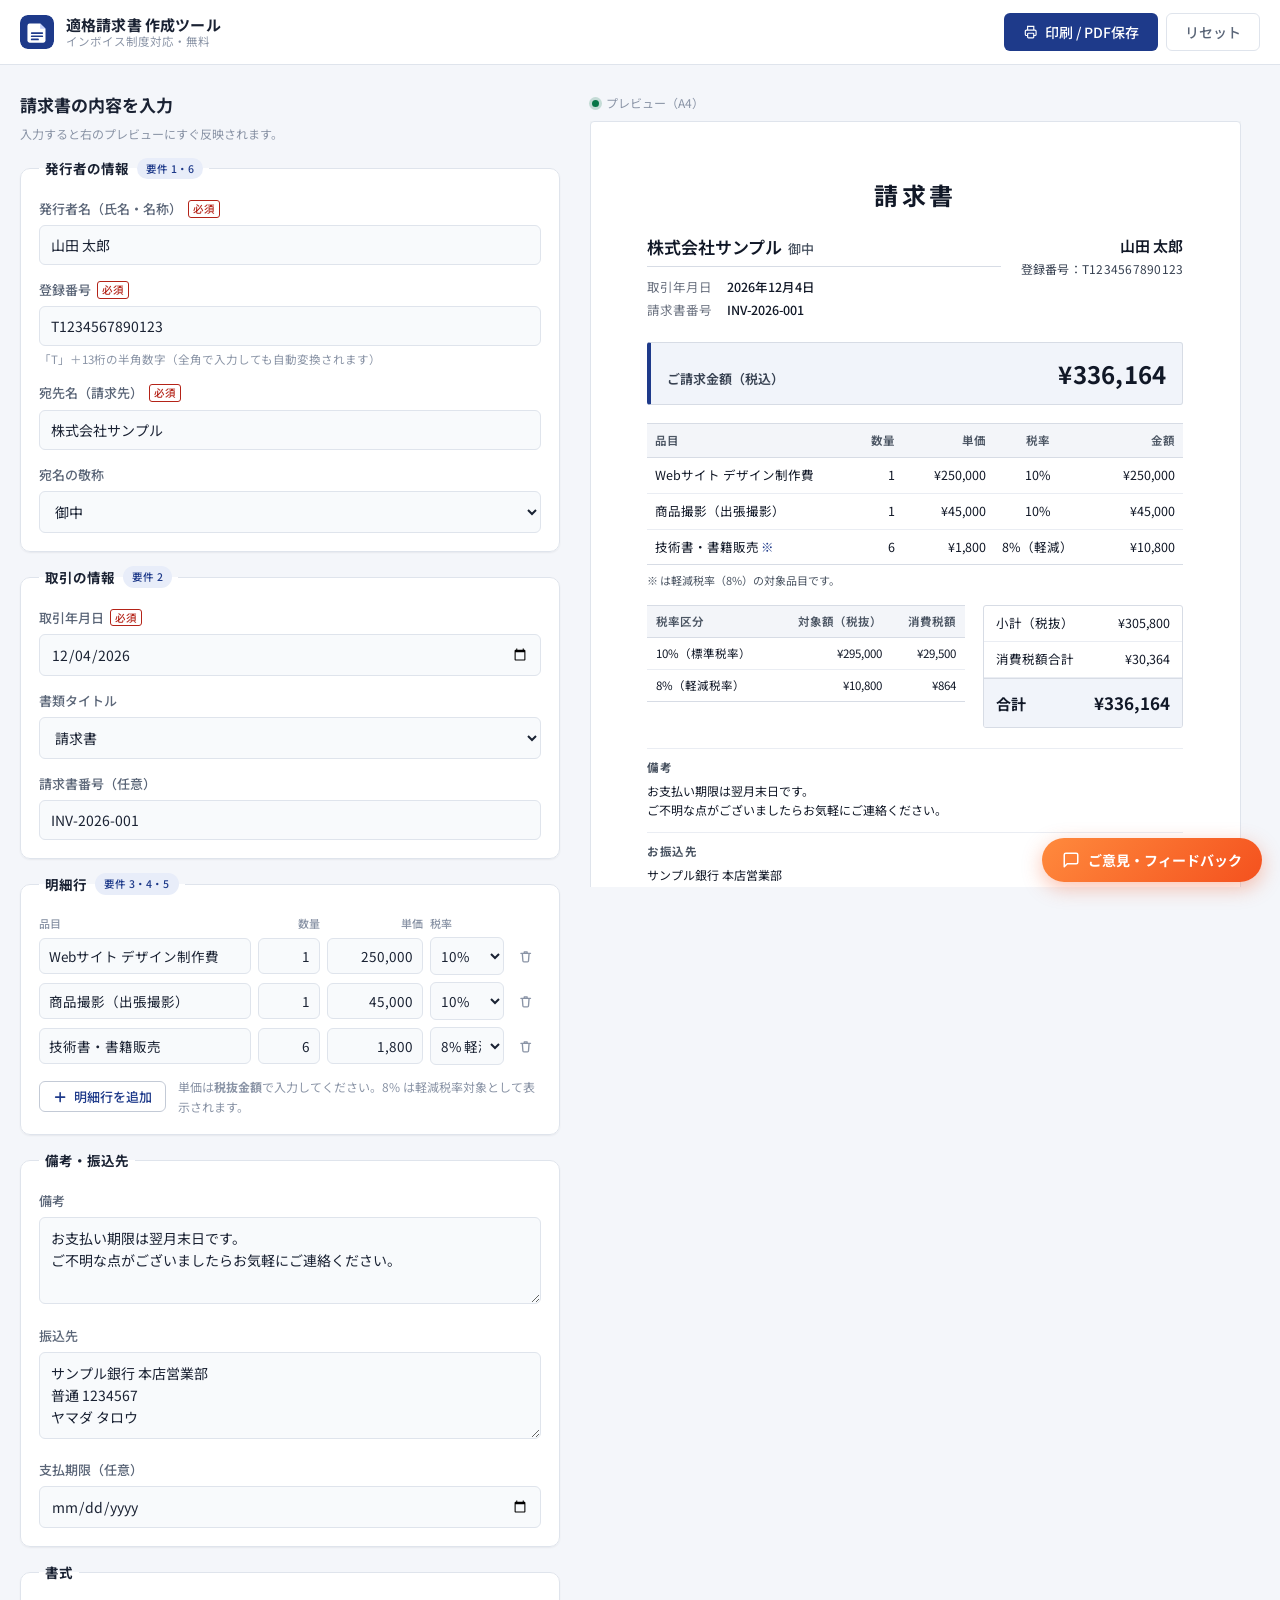
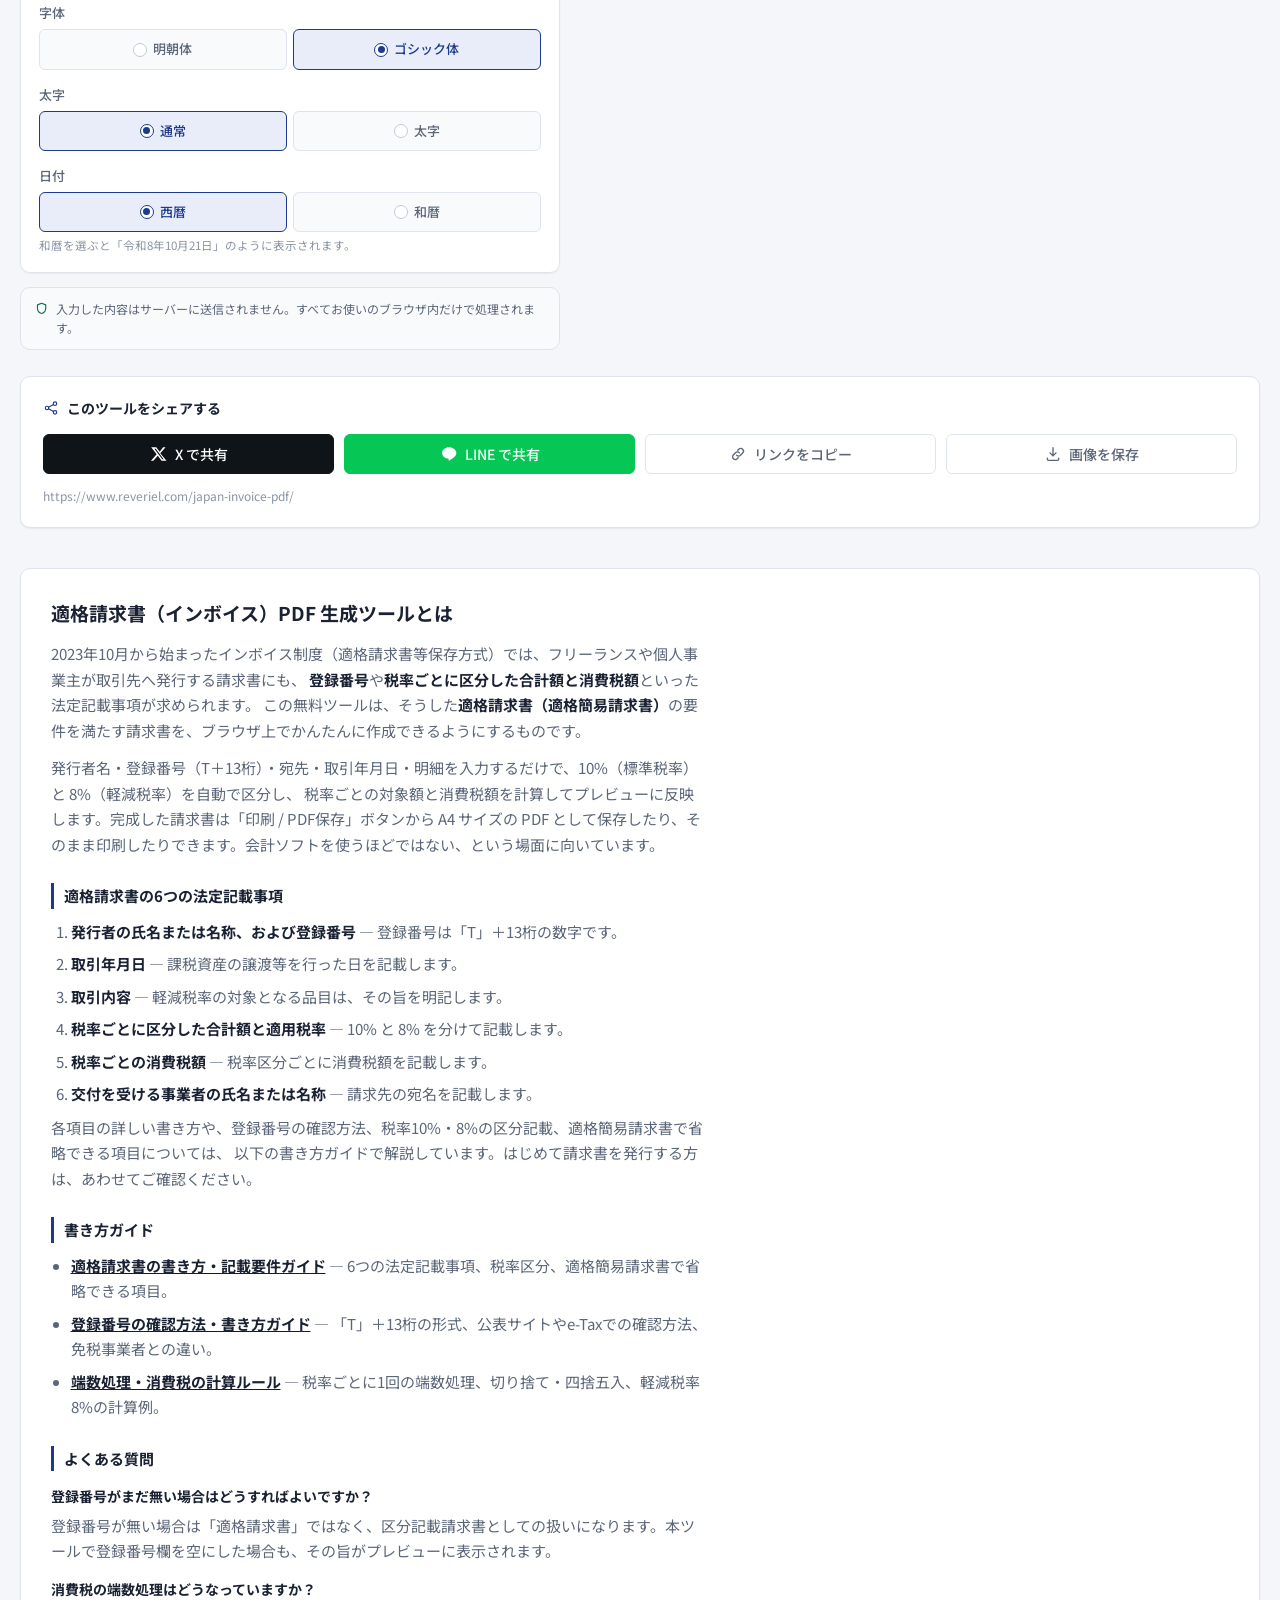
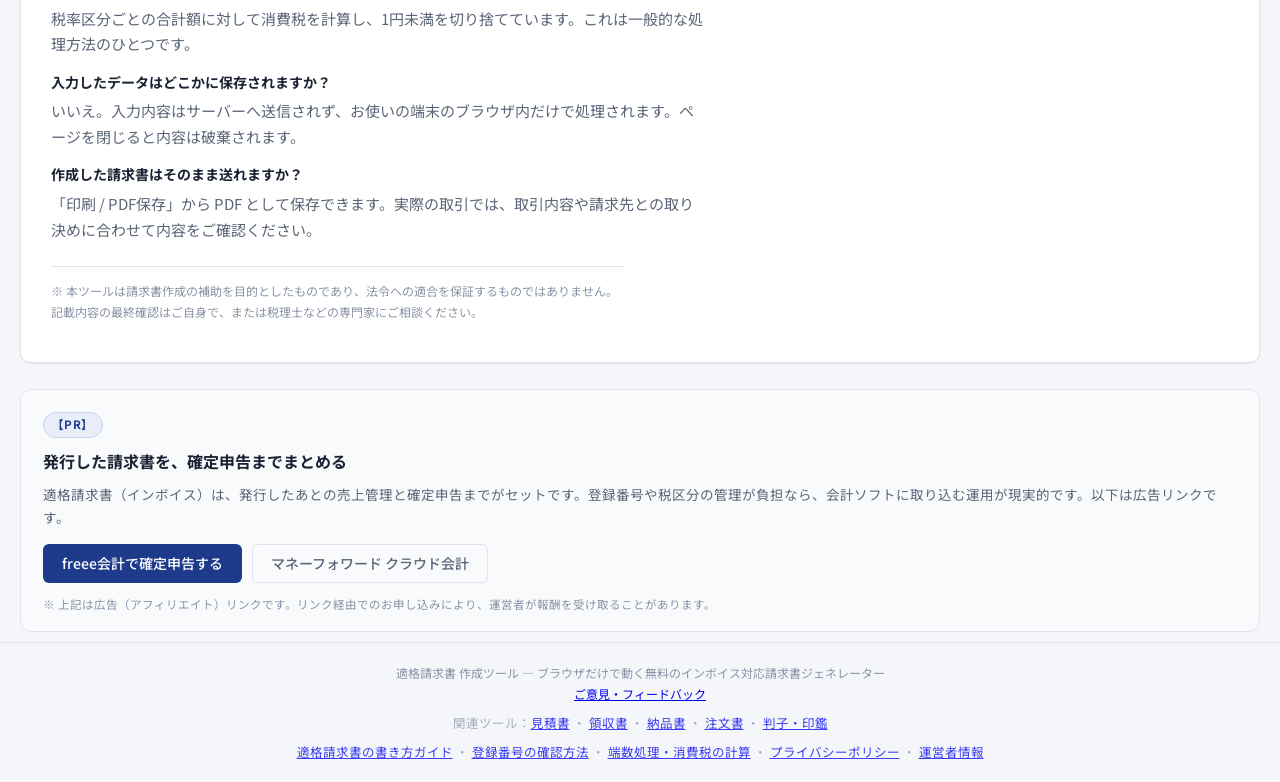
<file: index.html>
<!DOCTYPE html>
<html lang="ja">
<head>
<meta charset="UTF-8">
<meta name="viewport" content="width=device-width, initial-scale=1">
<title>適格請求書（インボイス）PDF 生成ツール｜登録番号対応・無料</title>
<meta name="description" content="登録番号・税率区分・消費税額に自動対応した適格請求書（インボイス）を無料で作成し、PDF として保存・印刷できるツールです。フリーランス・個人事業主の方に。登録不要、すべてブラウザ内で完結します。">
<meta name="robots" content="index, follow">
<link rel="canonical" href="https://www.reveriel.com/japan-invoice-pdf/">
<script type="application/ld+json">{"@context":"https://schema.org","@graph":[{"@type":"WebApplication","name":"適格請求書（インボイス）PDF 生成ツール","url":"https://www.reveriel.com/japan-invoice-pdf/","applicationCategory":"BusinessApplication","operatingSystem":"Web","inLanguage":"ja","isAccessibleForFree":true,"offers":{"@type":"Offer","price":"0","priceCurrency":"JPY"},"description":"登録番号・税率区分・消費税額に自動対応した適格請求書（インボイス）を無料で作成し PDF 保存・印刷できるツール。"}]}</script>
<meta property="og:type" content="website">
<meta property="og:title" content="適格請求書（インボイス）PDF 生成ツール｜無料">
<meta property="og:description" content="登録番号・税率区分・消費税額に自動対応した適格請求書を無料で作成し、PDF 保存できます。">
<meta property="og:locale" content="ja_JP">
<meta property="og:image" content="https://www.reveriel.com/japan-invoice-pdf/og-image.png">
<meta property="og:image:width" content="1200">
<meta property="og:image:height" content="630">
<meta name="twitter:card" content="summary_large_image">
<meta name="twitter:image" content="https://www.reveriel.com/japan-invoice-pdf/og-image.png">
<link rel="preconnect" href="https://fonts.googleapis.com">
<link rel="preconnect" href="https://fonts.gstatic.com" crossorigin>
<link href="https://fonts.googleapis.com/css2?family=Noto+Sans+JP:wght@400;500;700&display=swap" rel="stylesheet">
<link rel="icon" href="data:image/svg+xml,%3Csvg xmlns='http://www.w3.org/2000/svg' viewBox='0 0 32 32'%3E%3Crect width='32' height='32' rx='7' fill='%231e3a8a'/%3E%3Cpath d='M9 8h10l5 5v11a2 2 0 0 1-2 2H9a2 2 0 0 1-2-2V10a2 2 0 0 1 2-2z' fill='%23ffffff'/%3E%3Cpath d='M19 8v5h5' fill='%23c7d2fe'/%3E%3Cg stroke='%231e3a8a' stroke-width='1.6' stroke-linecap='round'%3E%3Cpath d='M11 17h10M11 20h10M11 23h6'/%3E%3C/g%3E%3C/svg%3E">
<link rel="stylesheet" href="style.css">
<!-- Cloudflare Web Analytics --><script type='module' src='https://static.cloudflareinsights.com/beacon.min.js' data-cf-beacon='{"token": "6fc01bf3ac5e457ba1bd16b91e5b653e"}'></script><!-- End Cloudflare Web Analytics -->
</head>
<body>

<header class="site-header no-print">
  <div class="wrap header-inner">
    <div class="brand">
      <svg class="brand-mark" viewBox="0 0 32 32" aria-hidden="true">
        <rect width="32" height="32" rx="7" fill="currentColor"/>
        <path d="M9 8h10l5 5v11a2 2 0 0 1-2 2H9a2 2 0 0 1-2-2V10a2 2 0 0 1 2-2z" fill="#fff"/>
        <path d="M19 8v5h5" fill="#c7d2fe"/>
        <g stroke="currentColor" stroke-width="1.6" stroke-linecap="round">
          <path d="M11 17h10M11 20h10M11 23h6"/>
        </g>
      </svg>
      <div class="brand-text">
        <strong>適格請求書 作成ツール</strong>
        <span>インボイス制度対応・無料</span>
      </div>
    </div>

    <div class="header-actions">
      <button type="button" class="btn btn-primary" id="printBtn">
        <svg viewBox="0 0 20 20" aria-hidden="true" class="ic">
          <path d="M6 7V3h8v4M6 15H4.5A1.5 1.5 0 0 1 3 13.5v-4A1.5 1.5 0 0 1 4.5 8h11A1.5 1.5 0 0 1 17 9.5v4a1.5 1.5 0 0 1-1.5 1.5H14" fill="none" stroke="currentColor" stroke-width="1.5" stroke-linecap="round"/>
          <rect x="6" y="12" width="8" height="6" rx="1" fill="none" stroke="currentColor" stroke-width="1.5"/>
        </svg>
        印刷 / PDF保存
      </button>
      <button type="button" class="btn btn-ghost" id="resetBtn">リセット</button>
    </div>
  </div>
</header>

<main class="wrap">

  <div class="layout">

  <!-- ============ 入力フォーム ============ -->
  <section class="pane form-pane no-print" aria-label="入力フォーム">
    <div class="pane-head">
      <h2>請求書の内容を入力</h2>
      <p class="hint">入力すると右のプレビューにすぐ反映されます。</p>
    </div>

    <form id="invoiceForm" autocomplete="off" novalidate>

      <fieldset class="card">
        <legend>発行者の情報<span class="req-badge">要件 1・6</span></legend>

        <div class="field">
          <label for="issuerName">発行者名（氏名・名称）<span class="req">必須</span></label>
          <input type="text" id="issuerName" name="issuerName" placeholder="例：山田 太郎 / サンプル合同会社">
        </div>

        <div class="field">
          <label for="regNumber">登録番号<span class="req">必須</span></label>
          <input type="text" id="regNumber" name="regNumber" placeholder="T1234567890123"
                 inputmode="text" spellcheck="false" aria-describedby="regNumberHelp regNumberError">
          <p class="help" id="regNumberHelp">「T」＋13桁の半角数字（全角で入力しても自動変換されます）</p>
          <p class="error" id="regNumberError" role="alert" hidden>登録番号の形式が正しくありません。「T」の後に13桁の数字を入力してください。</p>
        </div>

        <div class="field">
          <label for="clientName">宛先名（請求先）<span class="req">必須</span></label>
          <input type="text" id="clientName" name="clientName" placeholder="例：株式会社サンプル">
        </div>

        <div class="field">
          <label for="clientHonorific">宛名の敬称</label>
          <select id="clientHonorific" name="clientHonorific">
            <option value="御中" selected>御中</option>
            <option value="様">様</option>
            <option value="">（付けない）</option>
          </select>
        </div>
      </fieldset>

      <fieldset class="card">
        <legend>取引の情報<span class="req-badge">要件 2</span></legend>

        <div class="field">
          <label for="issueDate">取引年月日<span class="req">必須</span></label>
          <input type="date" id="issueDate" name="issueDate">
        </div>

        <div class="field">
          <label for="docTitle">書類タイトル</label>
          <select id="docTitle" name="docTitle">
            <option value="請求書" selected>請求書</option>
            <option value="適格請求書">適格請求書</option>
            <option value="請求明細書">請求明細書</option>
          </select>
        </div>

        <div class="field">
          <label for="invoiceNo">請求書番号（任意）</label>
          <input type="text" id="invoiceNo" name="invoiceNo" placeholder="例：INV-2026-001">
        </div>
      </fieldset>

      <fieldset class="card">
        <legend>明細行<span class="req-badge">要件 3・4・5</span></legend>

        <div class="rows-head" aria-hidden="true">
          <span class="c-name">品目</span>
          <span class="c-qty">数量</span>
          <span class="c-price">単価</span>
          <span class="c-tax">税率</span>
          <span class="c-del"></span>
        </div>

        <div id="rowsContainer" class="rows"></div>

        <div class="rows-actions">
          <button type="button" class="btn btn-outline btn-sm" id="addRowBtn">
            <svg viewBox="0 0 16 16" aria-hidden="true" class="ic"><path d="M8 3v10M3 8h10" fill="none" stroke="currentColor" stroke-width="1.8" stroke-linecap="round"/></svg>
            明細行を追加
          </button>
          <p class="hint">単価は<strong>税抜金額</strong>で入力してください。8% は軽減税率対象として表示されます。</p>
        </div>
      </fieldset>

      <fieldset class="card">
        <legend>備考・振込先</legend>

        <div class="field">
          <label for="notes">備考</label>
          <textarea id="notes" name="notes" rows="3" placeholder="例：お支払い期限は翌月末日です。"></textarea>
        </div>

        <div class="field">
          <label for="bankInfo">振込先</label>
          <textarea id="bankInfo" name="bankInfo" rows="3" placeholder="例：サンプル銀行 本店 普通 1234567 ヤマダ タロウ"></textarea>
        </div>

        <div class="field">
          <label for="dueDate">支払期限（任意）</label>
          <input type="date" id="dueDate" name="dueDate">
        </div>
      </fieldset>

      <fieldset class="card">
        <legend>書式</legend>

        <div class="field">
          <span class="field-label" id="fmtFontLabel">字体</span>
          <div class="seg" role="radiogroup" aria-labelledby="fmtFontLabel">
            <label class="seg-opt"><input type="radio" name="docFont" id="fmtFontMincho" value="mincho"><span>明朝体</span></label>
            <label class="seg-opt"><input type="radio" name="docFont" id="fmtFontGothic" value="gothic" checked><span>ゴシック体</span></label>
          </div>
        </div>

        <div class="field">
          <span class="field-label" id="fmtWeightLabel">太字</span>
          <div class="seg" role="radiogroup" aria-labelledby="fmtWeightLabel">
            <label class="seg-opt"><input type="radio" name="docWeight" id="fmtWeightNormal" value="normal" checked><span>通常</span></label>
            <label class="seg-opt"><input type="radio" name="docWeight" id="fmtWeightBold" value="bold"><span>太字</span></label>
          </div>
        </div>

        <div class="field">
          <span class="field-label" id="fmtEraLabel">日付</span>
          <div class="seg" role="radiogroup" aria-labelledby="fmtEraLabel">
            <label class="seg-opt"><input type="radio" name="dateEra" id="fmtEraSeireki" value="seireki" checked><span>西暦</span></label>
            <label class="seg-opt"><input type="radio" name="dateEra" id="fmtEraWareki" value="wareki"><span>和暦</span></label>
          </div>
          <p class="help">和暦を選ぶと「令和8年10月21日」のように表示されます。</p>
        </div>
      </fieldset>

      <p class="privacy-note">
        <svg viewBox="0 0 16 16" aria-hidden="true" class="ic"><path d="M8 1.5 3 3.5v4c0 3 2.1 5.6 5 6.5 2.9-.9 5-3.5 5-6.5v-4L8 1.5z" fill="none" stroke="currentColor" stroke-width="1.4" stroke-linejoin="round"/></svg>
        入力した内容はサーバーに送信されません。すべてお使いのブラウザ内だけで処理されます。
      </p>
    </form>
  </section>

  <!-- ============ プレビュー / 印刷対象 ============ -->
  <section class="pane preview-pane" aria-label="プレビュー">
    <div class="preview-bar no-print">
      <span class="dot"></span> プレビュー（A4）
    </div>

    <div class="paper-wrap">
      <article class="paper" id="paper">
        <h1 class="doc-title" id="pvTitle">請求書</h1>

        <header class="doc-head">
          <div class="doc-head-left">
            <p class="doc-to">
              <span class="client-name" id="pvClientName">株式会社サンプル</span><span class="honorific" id="pvHonorific">御中</span>
            </p>
            <p class="doc-meta-line">
              <span class="meta-label">取引年月日</span>
              <span id="pvDate">2026年10月11日</span>
            </p>
            <p class="doc-meta-line" id="pvInvoiceNoLine" hidden>
              <span class="meta-label">請求書番号</span>
              <span id="pvInvoiceNo"></span>
            </p>
            <p class="doc-meta-line" id="pvDueLine" hidden>
              <span class="meta-label">お支払期限</span>
              <span id="pvDue"></span>
            </p>
          </div>

          <div class="doc-head-right">
            <p class="issuer-name" id="pvIssuerName">山田 太郎</p>
            <p class="issuer-reg">登録番号：<span id="pvRegNumber">T1234567890123</span></p>
          </div>
        </header>

        <div class="total-banner">
          <span class="total-label">ご請求金額（税込）</span>
          <span class="total-value" id="pvTotal">¥0</span>
        </div>

        <table class="items-table">
          <thead>
            <tr>
              <th class="th-name">品目</th>
              <th class="th-qty">数量</th>
              <th class="th-price">単価</th>
              <th class="th-tax">税率</th>
              <th class="th-amount">金額</th>
            </tr>
          </thead>
          <tbody id="pvItems"></tbody>
        </table>

        <p class="reduced-note" id="pvReducedNote" hidden>※ は軽減税率（8%）の対象品目です。</p>

        <div class="summary">
          <div class="summary-breakdown">
            <table class="breakdown-table">
              <thead>
                <tr>
                  <th>税率区分</th>
                  <th class="num">対象額（税抜）</th>
                  <th class="num">消費税額</th>
                </tr>
              </thead>
              <tbody id="pvBreakdown"></tbody>
            </table>
          </div>

          <div class="summary-totals">
            <div class="sum-row">
              <span>小計（税抜）</span>
              <span class="num" id="pvSubtotal">¥0</span>
            </div>
            <div class="sum-row">
              <span>消費税額合計</span>
              <span class="num" id="pvTaxTotal">¥0</span>
            </div>
            <div class="sum-row sum-grand">
              <span>合計</span>
              <span class="num" id="pvGrand">¥0</span>
            </div>
          </div>
        </div>

        <footer class="doc-foot">
          <div class="foot-block" id="pvNotesBlock" hidden>
            <h2 class="foot-title">備考</h2>
            <p class="foot-body" id="pvNotes"></p>
          </div>
          <div class="foot-block" id="pvBankBlock" hidden>
            <h2 class="foot-title">お振込先</h2>
            <p class="foot-body" id="pvBank"></p>
          </div>
        </footer>

        <p class="paper-footnote" id="pvPaperNote" hidden></p>
      </article>
    </div>
  </section>

  <!-- ============ シェア（バイラル導線） ============ -->
  <section class="share-block no-print" id="shareBlock" aria-label="share">
    <p class="share-block-title">
      <svg viewBox="0 0 24 24" fill="none" stroke="currentColor" stroke-width="1.7" stroke-linecap="round" stroke-linejoin="round" aria-hidden="true"><circle cx="18" cy="5.5" r="2.6"/><circle cx="6" cy="12" r="2.6"/><circle cx="18" cy="18.5" r="2.6"/><path d="M8.3 10.8 15.7 6.7M8.3 13.2l7.4 4.1"/></svg>
      このツールをシェアする
    </p>
    <div class="share-row">
      <button class="btn share-btn share-x" id="shareXBtn" type="button" aria-label="X">
        <svg class="share-logo" viewBox="0 0 24 24" fill="currentColor" aria-hidden="true"><path d="M17.53 3h3.24l-7.08 8.09L22 21h-6.52l-5.11-6.68L4.53 21H1.29l7.57-8.66L1.6 3h6.69l4.62 6.1L17.53 3Zm-1.14 16.06h1.8L7.7 4.85H5.77l10.62 14.21Z"/></svg>
        X で共有
      </button>
      <button class="btn share-btn share-line" id="shareLineBtn" type="button" aria-label="LINE">
        <svg class="share-logo" viewBox="0 0 24 24" fill="currentColor" aria-hidden="true"><path d="M12 3C6.9 3 2.8 6.4 2.8 10.6c0 3.77 3.35 6.93 7.88 7.53.31.07.73.2.83.47.1.24.06.62.03.87l-.13.83c-.04.24-.19.94.82.51 1.01-.42 5.44-3.2 7.42-5.48 1.37-1.47 2.13-2.96 2.13-4.73C21.78 6.4 17.1 3 12 3Z"/></svg>
        LINE で共有
      </button>
      <button class="btn share-btn share-copy" id="shareCopyBtn" type="button" aria-label="copy link">
        <svg class="share-logo" viewBox="0 0 24 24" fill="none" stroke="currentColor" stroke-width="1.8" stroke-linecap="round" stroke-linejoin="round" aria-hidden="true"><path d="M10.2 13.7a3.6 3.6 0 0 0 5.1 0l2.9-2.9a3.6 3.6 0 0 0-5.1-5.1l-1.4 1.4"/><path d="M13.8 10.3a3.6 3.6 0 0 0-5.1 0l-2.9 2.9a3.6 3.6 0 0 0 5.1 5.1l1.4-1.4"/></svg>
        <span id="shareCopyLabel">リンクをコピー</span>
      </button>
      <button class="btn share-btn share-img" id="shareSaveBtn" type="button" aria-label="save image">
        <svg class="share-logo" viewBox="0 0 24 24" fill="none" stroke="currentColor" stroke-width="1.8" stroke-linecap="round" stroke-linejoin="round" aria-hidden="true"><path d="M12 3.5v11M8 10.5l4 4 4-4"/><path d="M4.5 17.5V19a1.5 1.5 0 0 0 1.5 1.5h12a1.5 1.5 0 0 0 1.5-1.5v-1.5"/></svg>
        <span id="shareSaveLabel">画像を保存</span>
      </button>
    </div>
    <p class="share-url" id="shareUrlText"></p>
  </section>

  <!-- ============ SEO 説明文 ============ -->
  </div>

  <section class="seo no-print" aria-label="ツールについて">
    <h2>適格請求書（インボイス）PDF 生成ツールとは</h2>
    <p>
      2023年10月から始まったインボイス制度（適格請求書等保存方式）では、フリーランスや個人事業主が取引先へ発行する請求書にも、
      <strong>登録番号</strong>や<strong>税率ごとに区分した合計額と消費税額</strong>といった法定記載事項が求められます。
      この無料ツールは、そうした<strong>適格請求書（適格簡易請求書）</strong>の要件を満たす請求書を、ブラウザ上でかんたんに作成できるようにするものです。
    </p>
    <p>
      発行者名・登録番号（T＋13桁）・宛先・取引年月日・明細を入力するだけで、10%（標準税率）と 8%（軽減税率）を自動で区分し、
      税率ごとの対象額と消費税額を計算してプレビューに反映します。完成した請求書は「印刷 / PDF保存」ボタンから
      A4 サイズの PDF として保存したり、そのまま印刷したりできます。会計ソフトを使うほどではない、という場面に向いています。
    </p>

    <h3>適格請求書の6つの法定記載事項</h3>
    <ol class="seo-list">
      <li><strong>発行者の氏名または名称、および登録番号</strong> — 登録番号は「T」＋13桁の数字です。</li>
      <li><strong>取引年月日</strong> — 課税資産の譲渡等を行った日を記載します。</li>
      <li><strong>取引内容</strong> — 軽減税率の対象となる品目は、その旨を明記します。</li>
      <li><strong>税率ごとに区分した合計額と適用税率</strong> — 10% と 8% を分けて記載します。</li>
      <li><strong>税率ごとの消費税額</strong> — 税率区分ごとに消費税額を記載します。</li>
      <li><strong>交付を受ける事業者の氏名または名称</strong> — 請求先の宛名を記載します。</li>
    </ol>

    <p>
      各項目の詳しい書き方や、登録番号の確認方法、税率10%・8%の区分記載、適格簡易請求書で省略できる項目については、
      以下の書き方ガイドで解説しています。はじめて請求書を発行する方は、あわせてご確認ください。
    </p>

    <h3>書き方ガイド</h3>
    <ul class="seo-list">
      <li><a href="kakikata.html"><strong>適格請求書の書き方・記載要件ガイド</strong></a> — 6つの法定記載事項、税率区分、適格簡易請求書で省略できる項目。</li>
      <li><a href="toroku-bango.html"><strong>登録番号の確認方法・書き方ガイド</strong></a> — 「T」＋13桁の形式、公表サイトやe-Taxでの確認方法、免税事業者との違い。</li>
      <li><a href="hasuu.html"><strong>端数処理・消費税の計算ルール</strong></a> — 税率ごとに1回の端数処理、切り捨て・四捨五入、軽減税率8%の計算例。</li>
    </ul>

    <h3>よくある質問</h3>
    <dl class="faq">
      <dt>登録番号がまだ無い場合はどうすればよいですか？</dt>
      <dd>登録番号が無い場合は「適格請求書」ではなく、区分記載請求書としての扱いになります。本ツールで登録番号欄を空にした場合も、その旨がプレビューに表示されます。</dd>

      <dt>消費税の端数処理はどうなっていますか？</dt>
      <dd>税率区分ごとの合計額に対して消費税を計算し、1円未満を切り捨てています。これは一般的な処理方法のひとつです。</dd>

      <dt>入力したデータはどこかに保存されますか？</dt>
      <dd>いいえ。入力内容はサーバーへ送信されず、お使いの端末のブラウザ内だけで処理されます。ページを閉じると内容は破棄されます。</dd>

      <dt>作成した請求書はそのまま送れますか？</dt>
      <dd>「印刷 / PDF保存」から PDF として保存できます。実際の取引では、取引内容や請求先との取り決めに合わせて内容をご確認ください。</dd>
    </dl>

    <p class="disclaimer">
      ※ 本ツールは請求書作成の補助を目的としたものであり、法令への適合を保証するものではありません。記載内容の最終確認はご自身で、または税理士などの専門家にご相談ください。
    </p>
  </section>
</main>

<!-- ============ 【PR】会計ソフト（アフィリエイト） ============
     A8 Link Manager 連携済み：提携承認後、下の広告主URLは自動的に計測URLへ変換されます。
     日本語ページ専用（中文ページには貼らない）。 -->
<section class="wrap pr-affiliate no-print" lang="ja" aria-labelledby="prTitle">
  <div class="pr-box">
    <p class="pr-badge">【PR】</p>
    <h2 class="pr-title" id="prTitle">発行した請求書を、確定申告までまとめる</h2>
    <p class="pr-lead">適格請求書（インボイス）は、発行したあとの売上管理と確定申告までがセットです。登録番号や税区分の管理が負担なら、会計ソフトに取り込む運用が現実的です。以下は広告リンクです。</p>
    <div class="pr-actions">
      <a class="pr-link btn btn-primary" href="https://www.freee.co.jp/" target="_blank" rel="nofollow sponsored noopener">freee会計で確定申告する</a>
      <a class="pr-link btn btn-ghost" href="https://biz.moneyforward.com/" target="_blank" rel="nofollow sponsored noopener">マネーフォワード クラウド会計</a>
    </div>
    <p class="pr-note">※ 上記は広告（アフィリエイト）リンクです。リンク経由でのお申し込みにより、運営者が報酬を受け取ることがあります。</p>
    <img class="pr-pixel" src="[data-uri]" width="1" height="1" alt="" aria-hidden="true">
  </div>
</section>


<footer class="site-footer no-print">
  <div class="wrap">
    <p>適格請求書 作成ツール — ブラウザだけで動く無料のインボイス対応請求書ジェネレーター</p>
    <p><a href="https://docs.google.com/forms/d/e/1FAIpQLSfHGUfgAlViT3TFiVtJi_EpJ4ioUpd9oGyaJ7rehEV-gBH_PA/viewform?usp=pp_url&amp;entry.1745177199=%E9%81%A9%E6%A0%BC%E8%AB%8B%E6%B1%82%E6%9B%B8PDF" target="_blank" rel="noopener">ご意見・フィードバック</a></p>
    <p style="margin-top:8px;font-size:12.5px;opacity:.75;">関連ツール：<a href="https://www.reveriel.com/mitsumori-pdf/">見積書</a> ・ <a href="https://www.reveriel.com/ryoshusho-pdf/">領収書</a> ・ <a href="https://www.reveriel.com/nohinsho-pdf/">納品書</a> ・ <a href="https://www.reveriel.com/chumonsho-pdf/">注文書</a> ・ <a href="https://www.reveriel.com/hanko-generator/">判子・印鑑</a></p>
    <p style="margin-top:8px;font-size:12.5px;opacity:.75;"><a href="kakikata.html">適格請求書の書き方ガイド</a> ・ <a href="toroku-bango.html">登録番号の確認方法</a> ・ <a href="hasuu.html">端数処理・消費税の計算</a> ・ <a href="privacy.html">プライバシーポリシー</a> ・ <a href="company.html">運営者情報</a></p>
  </div>
</footer>

<script src="script.js"></script>
<!-- フィードバックFAB（右下固定・常時表示） -->
<a href="https://docs.google.com/forms/d/e/1FAIpQLSfHGUfgAlViT3TFiVtJi_EpJ4ioUpd9oGyaJ7rehEV-gBH_PA/viewform?usp=pp_url&amp;entry.1745177199=%E9%81%A9%E6%A0%BC%E8%AB%8B%E6%B1%82%E6%9B%B8PDF" target="_blank" rel="noopener" class="feedback-fab" aria-label="ご意見・フィードバックを送る">
  <svg viewBox="0 0 24 24" fill="none" stroke="currentColor" stroke-width="2" stroke-linecap="round" stroke-linejoin="round" aria-hidden="true"><path d="M21 15a2 2 0 0 1-2 2H7l-4 4V5a2 2 0 0 1 2-2h14a2 2 0 0 1 2 2z"/></svg>
  <span>ご意見・フィードバック</span>
</a>
<script src="feedback.js" defer></script>
<!-- A8 Link Manager：提携承認後、下の広告主URLが自動的に計測URLへ変換されます -->
<script src="https://statics.8me.jp/a8link/a8linkmgr.js"></script>
<script>if (typeof a8linkmgr === "function") { a8linkmgr({ "config_id": "6bNHGyHGa4qQLbQQiZks" }); }</script>
</body>
</html>
</file>
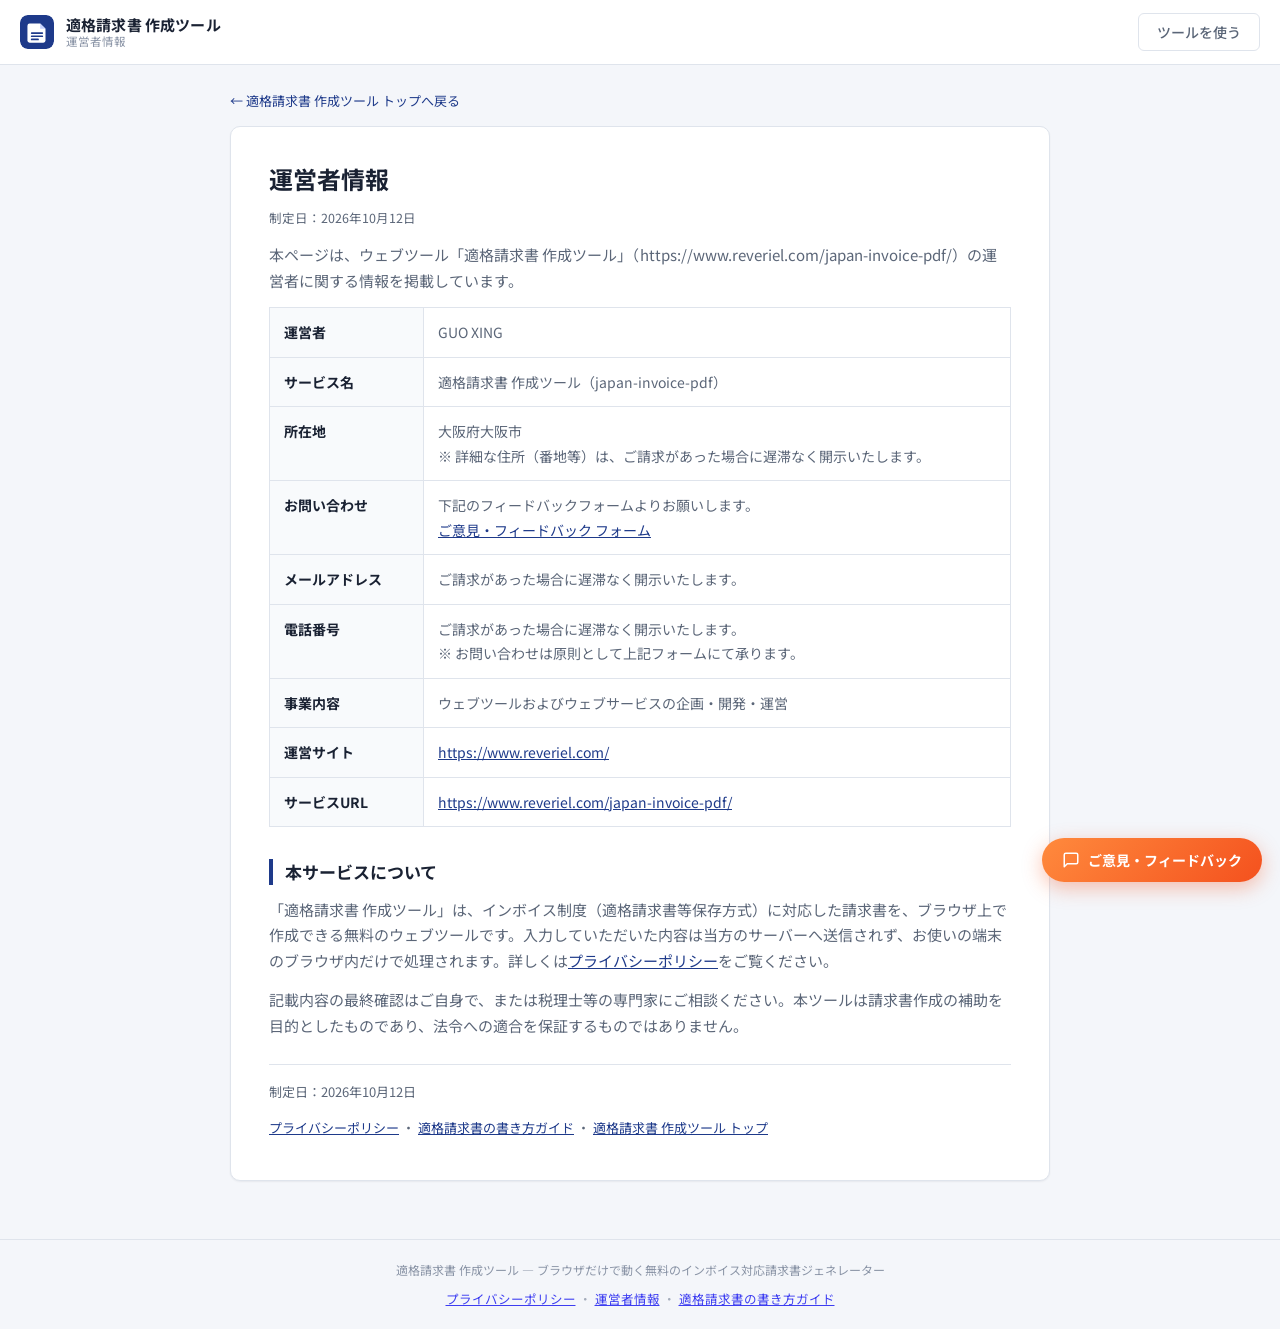
<file: company.html>
<!DOCTYPE html>
<html lang="ja">
<head>
<meta charset="UTF-8">
<meta name="viewport" content="width=device-width, initial-scale=1">
<title>運営者情報｜適格請求書 作成ツール</title>
<meta name="description" content="適格請求書 作成ツール（japan-invoice-pdf）の運営者情報です。運営者、所在地、お問い合わせ方法、運営サイトについて記載しています。">
<meta name="robots" content="index, follow">
<link rel="canonical" href="https://www.reveriel.com/japan-invoice-pdf/company.html">
<meta property="og:type" content="website">
<meta property="og:title" content="運営者情報｜適格請求書 作成ツール">
<meta property="og:description" content="適格請求書 作成ツールの運営者、所在地、お問い合わせ方法について。">
<meta property="og:locale" content="ja_JP">
<meta property="og:url" content="https://www.reveriel.com/japan-invoice-pdf/company.html">
<meta property="og:image" content="https://www.reveriel.com/japan-invoice-pdf/og-image.png">
<meta name="twitter:card" content="summary_large_image">
<meta name="twitter:image" content="https://www.reveriel.com/japan-invoice-pdf/og-image.png">
<link rel="icon" href="data:image/svg+xml,%3Csvg xmlns='http://www.w3.org/2000/svg' viewBox='0 0 32 32'%3E%3Crect width='32' height='32' rx='7' fill='%231e3a8a'/%3E%3Cpath d='M9 8h10l5 5v11a2 2 0 0 1-2 2H9a2 2 0 0 1-2-2V10a2 2 0 0 1 2-2z' fill='%23ffffff'/%3E%3Cpath d='M19 8v5h5' fill='%23c7d2fe'/%3E%3Cg stroke='%231e3a8a' stroke-width='1.6' stroke-linecap='round'%3E%3Cpath d='M11 17h10M11 20h10M11 23h6'/%3E%3C/g%3E%3C/svg%3E">
<link rel="preconnect" href="https://fonts.googleapis.com">
<link rel="preconnect" href="https://fonts.gstatic.com" crossorigin>
<link href="https://fonts.googleapis.com/css2?family=Noto+Sans+JP:wght@400;500;700&display=swap" rel="stylesheet">
<link rel="stylesheet" href="style.css">
<link rel="stylesheet" href="legal.css">
<!-- Cloudflare Web Analytics --><script type='module' src='https://static.cloudflareinsights.com/beacon.min.js' data-cf-beacon='{"token": "6fc01bf3ac5e457ba1bd16b91e5b653e"}'></script><!-- End Cloudflare Web Analytics -->
<script type="application/ld+json">
{
  "@context": "https://schema.org",
  "@graph": [
    {
      "@type": "WebPage",
      "name": "運営者情報",
      "url": "https://www.reveriel.com/japan-invoice-pdf/company.html",
      "inLanguage": "ja",
      "description": "適格請求書 作成ツールの運営者情報。運営者、所在地、お問い合わせ方法について。",
      "isPartOf": { "@type": "WebSite", "name": "適格請求書 作成ツール", "url": "https://www.reveriel.com/japan-invoice-pdf/" },
      "about": {
        "@type": "Organization",
        "name": "GUO XING",
        "address": { "@type": "PostalAddress", "addressRegion": "大阪府", "addressLocality": "大阪市", "addressCountry": "JP" }
      }
    },
    {
      "@type": "BreadcrumbList",
      "itemListElement": [
        { "@type": "ListItem", "position": 1, "name": "適格請求書 作成ツール", "item": "https://www.reveriel.com/japan-invoice-pdf/" },
        { "@type": "ListItem", "position": 2, "name": "運営者情報", "item": "https://www.reveriel.com/japan-invoice-pdf/company.html" }
      ]
    }
  ]
}
</script>
</head>
<body>

<header class="site-header no-print">
  <div class="wrap header-inner">
    <a class="brand" href="https://www.reveriel.com/japan-invoice-pdf/" style="text-decoration:none;color:inherit;">
      <svg class="brand-mark" viewBox="0 0 32 32" aria-hidden="true">
        <rect width="32" height="32" rx="7" fill="currentColor"/>
        <path d="M9 8h10l5 5v11a2 2 0 0 1-2 2H9a2 2 0 0 1-2-2V10a2 2 0 0 1 2-2z" fill="#fff"/>
        <path d="M19 8v5h5" fill="#c7d2fe"/>
        <g stroke="currentColor" stroke-width="1.6" stroke-linecap="round">
          <path d="M11 17h10M11 20h10M11 23h6"/>
        </g>
      </svg>
      <div class="brand-text">
        <strong>適格請求書 作成ツール</strong>
        <span>運営者情報</span>
      </div>
    </a>
    <div class="header-actions">
      <a class="btn btn-ghost" href="https://www.reveriel.com/japan-invoice-pdf/">ツールを使う</a>
    </div>
  </div>
</header>

<main class="legal-page">
  <div class="wrap">
    <div class="legal-col">
      <a class="legal-back no-print" href="https://www.reveriel.com/japan-invoice-pdf/">← 適格請求書 作成ツール トップへ戻る</a>

      <article class="legal">
        <h1>運営者情報</h1>
        <p class="legal-meta">制定日：2026年10月12日</p>

        <p>
          本ページは、ウェブツール「適格請求書 作成ツール」（https://www.reveriel.com/japan-invoice-pdf/）の運営者に関する情報を掲載しています。
        </p>

        <table class="legal-table">
          <tbody>
            <tr>
              <th scope="row">運営者</th>
              <td>GUO XING</td>
            </tr>
            <tr>
              <th scope="row">サービス名</th>
              <td>適格請求書 作成ツール（japan-invoice-pdf）</td>
            </tr>
            <tr>
              <th scope="row">所在地</th>
              <td>大阪府大阪市<br>※ 詳細な住所（番地等）は、ご請求があった場合に遅滞なく開示いたします。</td>
            </tr>
            <tr>
              <th scope="row">お問い合わせ</th>
              <td>
                下記のフィードバックフォームよりお願いします。<br>
                <a href="https://docs.google.com/forms/d/e/1FAIpQLSfHGUfgAlViT3TFiVtJi_EpJ4ioUpd9oGyaJ7rehEV-gBH_PA/viewform?usp=pp_url&amp;entry.1745177199=%E9%81%A9%E6%A0%BC%E8%AB%8B%E6%B1%82%E6%9B%B8PDF" target="_blank" rel="noopener">ご意見・フィードバック フォーム</a>
              </td>
            </tr>
            <tr>
              <th scope="row">メールアドレス</th>
              <td>ご請求があった場合に遅滞なく開示いたします。</td>
            </tr>
            <tr>
              <th scope="row">電話番号</th>
              <td>ご請求があった場合に遅滞なく開示いたします。<br>※ お問い合わせは原則として上記フォームにて承ります。</td>
            </tr>
            <tr>
              <th scope="row">事業内容</th>
              <td>ウェブツールおよびウェブサービスの企画・開発・運営</td>
            </tr>
            <tr>
              <th scope="row">運営サイト</th>
              <td><a href="https://www.reveriel.com/">https://www.reveriel.com/</a></td>
            </tr>
            <tr>
              <th scope="row">サービスURL</th>
              <td><a href="https://www.reveriel.com/japan-invoice-pdf/">https://www.reveriel.com/japan-invoice-pdf/</a></td>
            </tr>
          </tbody>
        </table>

        <h2>本サービスについて</h2>
        <p>
          「適格請求書 作成ツール」は、インボイス制度（適格請求書等保存方式）に対応した請求書を、ブラウザ上で作成できる無料のウェブツールです。入力していただいた内容は当方のサーバーへ送信されず、お使いの端末のブラウザ内だけで処理されます。詳しくは<a href="privacy.html">プライバシーポリシー</a>をご覧ください。
        </p>
        <p>
          記載内容の最終確認はご自身で、または税理士等の専門家にご相談ください。本ツールは請求書作成の補助を目的としたものであり、法令への適合を保証するものではありません。
        </p>

        <div class="legal-contact">
          <p>制定日：2026年10月12日</p>
          <p class="legal-nav"><a href="privacy.html">プライバシーポリシー</a> ・ <a href="kakikata.html">適格請求書の書き方ガイド</a> ・ <a href="https://www.reveriel.com/japan-invoice-pdf/">適格請求書 作成ツール トップ</a></p>
        </div>
      </article>
    </div>
  </div>
</main>

<footer class="site-footer no-print">
  <div class="wrap">
    <p>適格請求書 作成ツール — ブラウザだけで動く無料のインボイス対応請求書ジェネレーター</p>
    <p style="margin-top:8px;font-size:12.5px;opacity:.75;"><a href="https://www.reveriel.com/japan-invoice-pdf/privacy.html">プライバシーポリシー</a> ・ <a href="https://www.reveriel.com/japan-invoice-pdf/company.html">運営者情報</a> ・ <a href="https://www.reveriel.com/japan-invoice-pdf/kakikata.html">適格請求書の書き方ガイド</a></p>
  </div>
</footer>

<!-- フィードバックFAB（右下固定） -->
<a href="https://docs.google.com/forms/d/e/1FAIpQLSfHGUfgAlViT3TFiVtJi_EpJ4ioUpd9oGyaJ7rehEV-gBH_PA/viewform?usp=pp_url&amp;entry.1745177199=%E9%81%A9%E6%A0%BC%E8%AB%8B%E6%B1%82%E6%9B%B8PDF" target="_blank" rel="noopener" class="feedback-fab" aria-label="ご意見・フィードバックを送る">
  <svg viewBox="0 0 24 24" fill="none" stroke="currentColor" stroke-width="2" stroke-linecap="round" stroke-linejoin="round" aria-hidden="true"><path d="M21 15a2 2 0 0 1-2 2H7l-4 4V5a2 2 0 0 1 2-2h14a2 2 0 0 1 2 2z"/></svg>
  <span>ご意見・フィードバック</span>
</a>
</body>
</html>
</file>
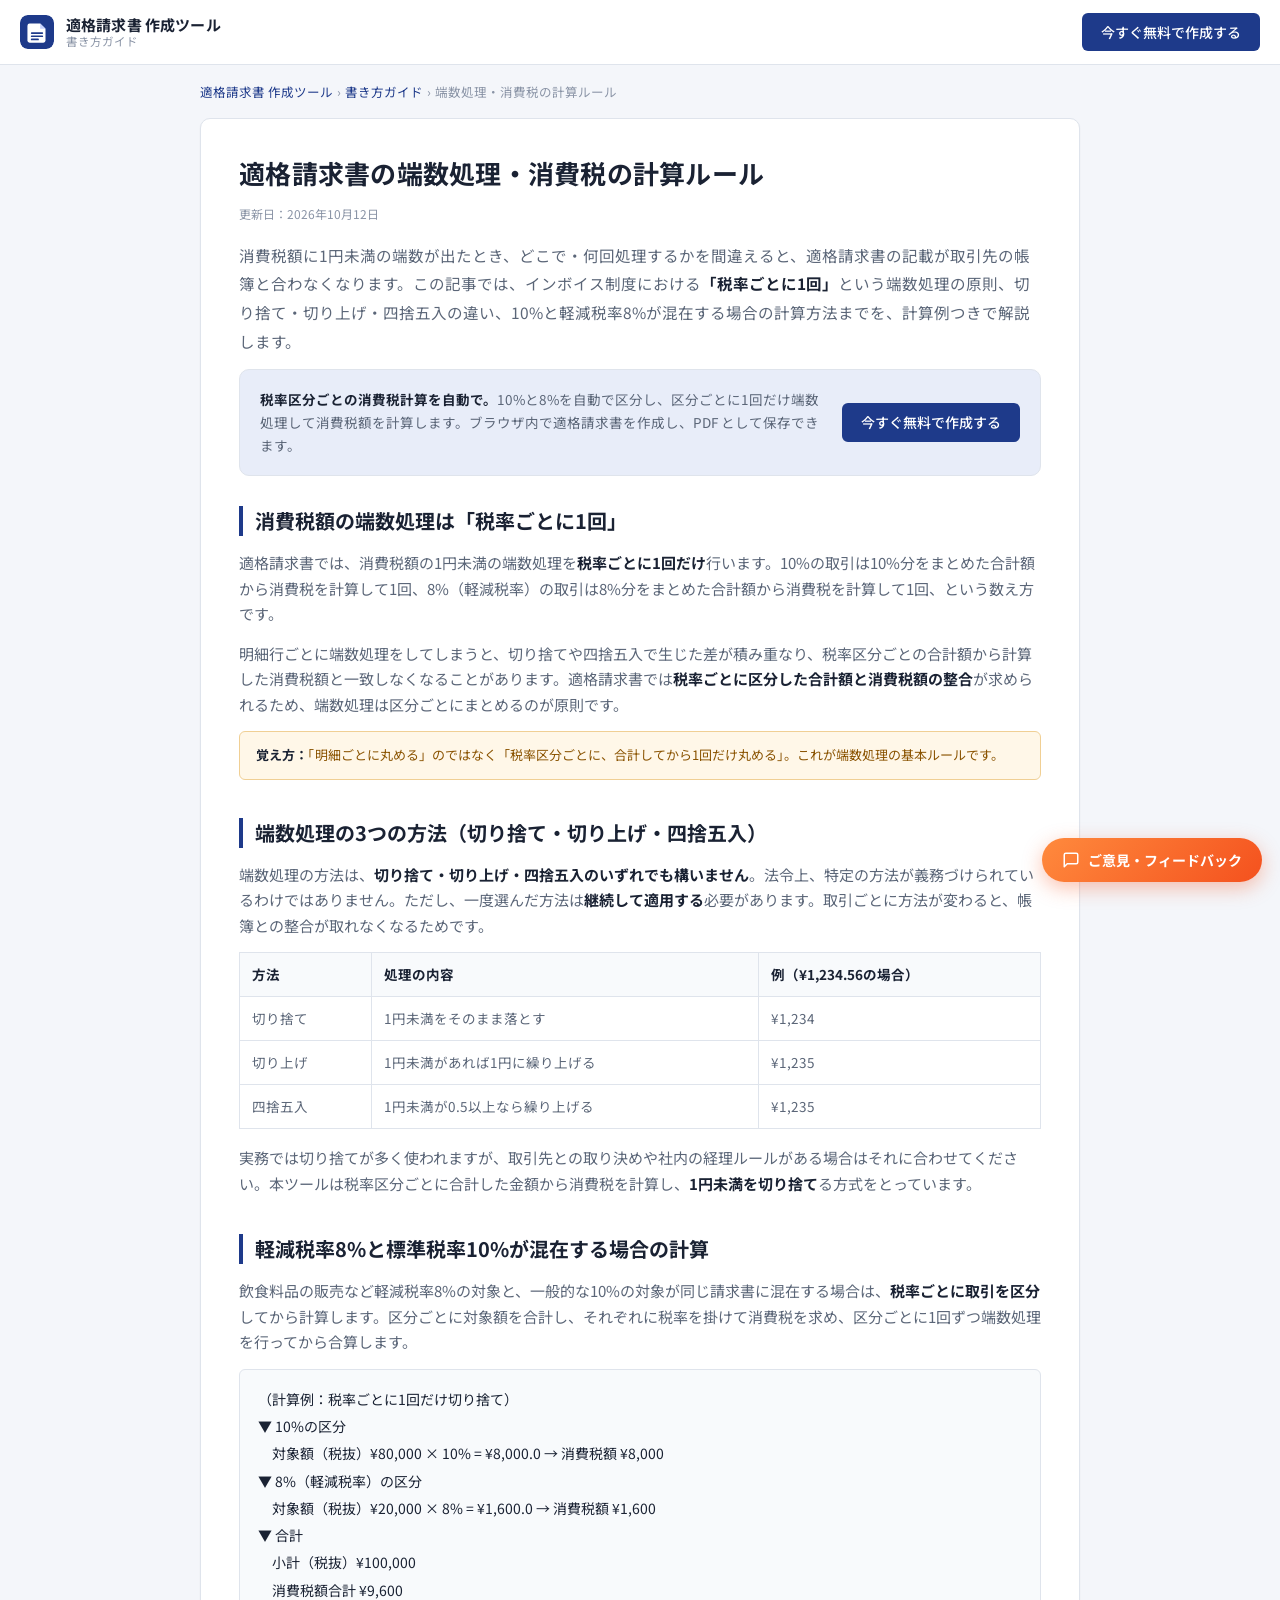
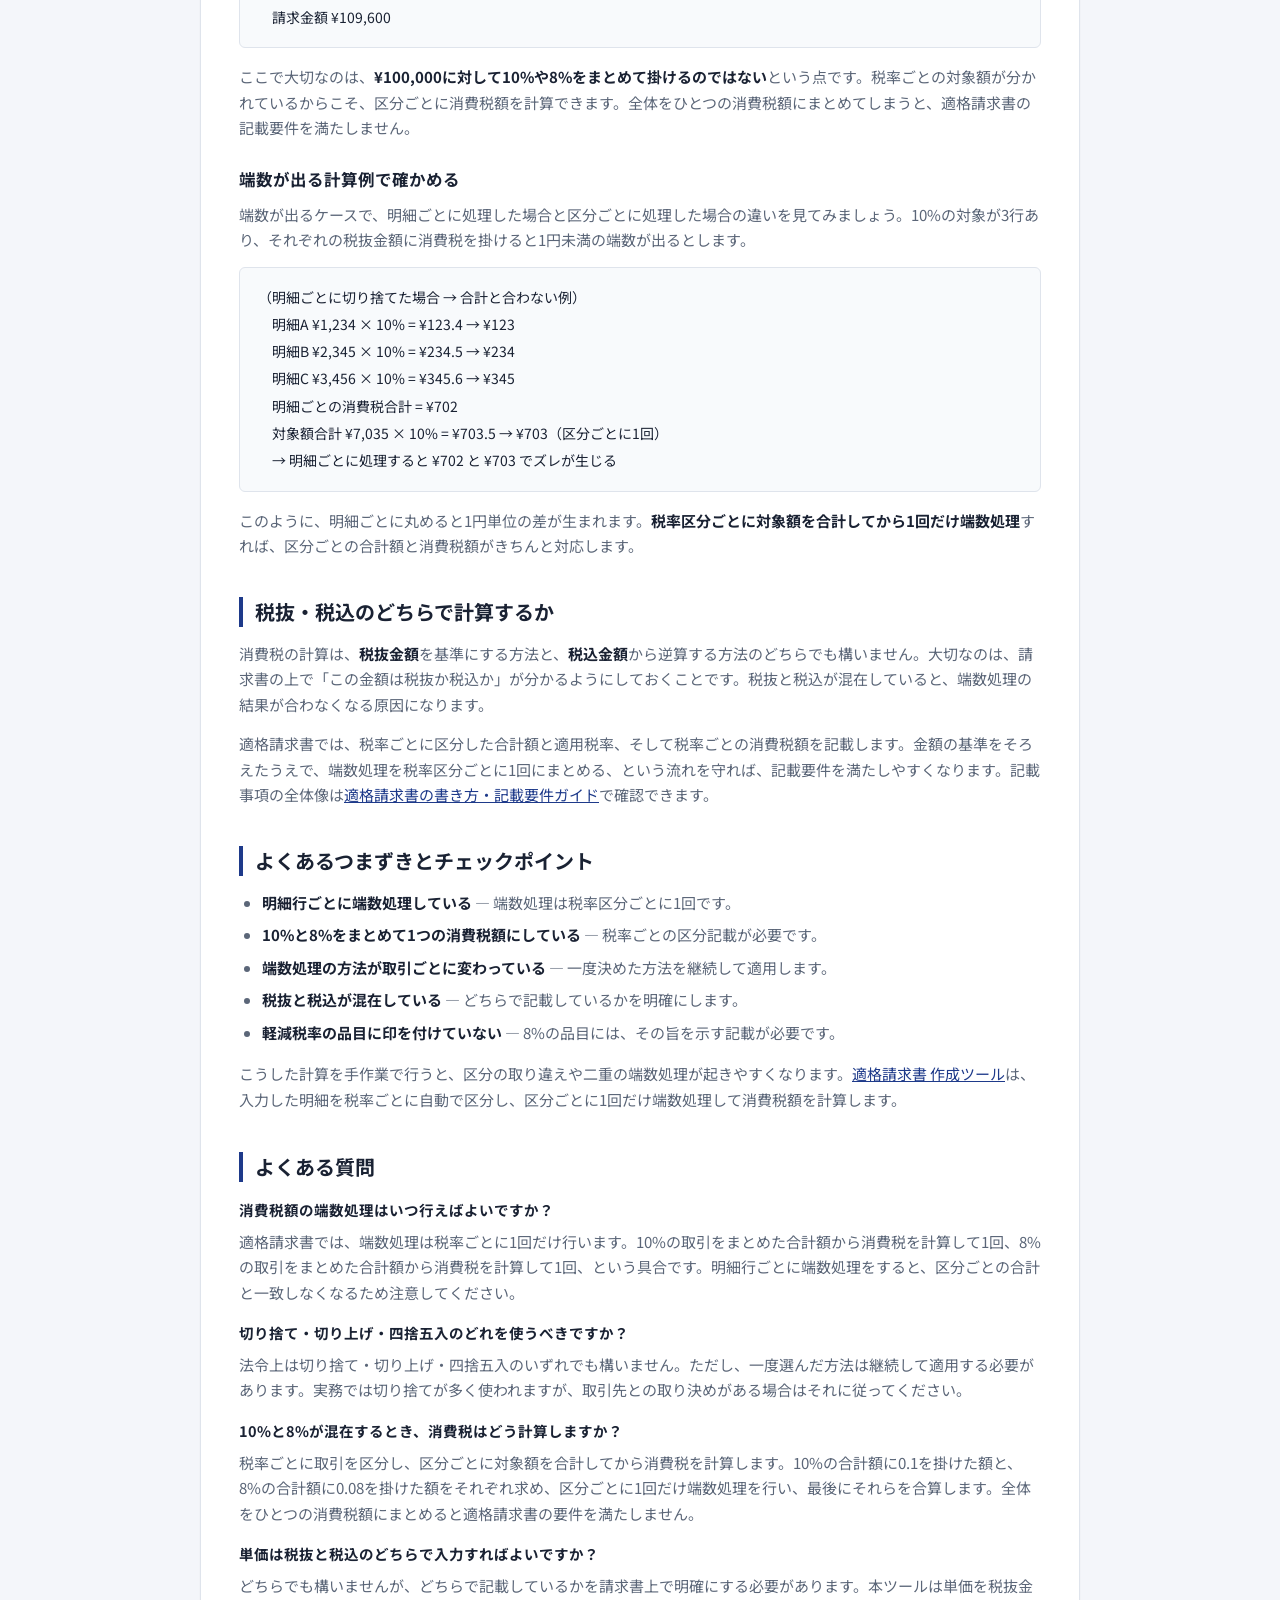
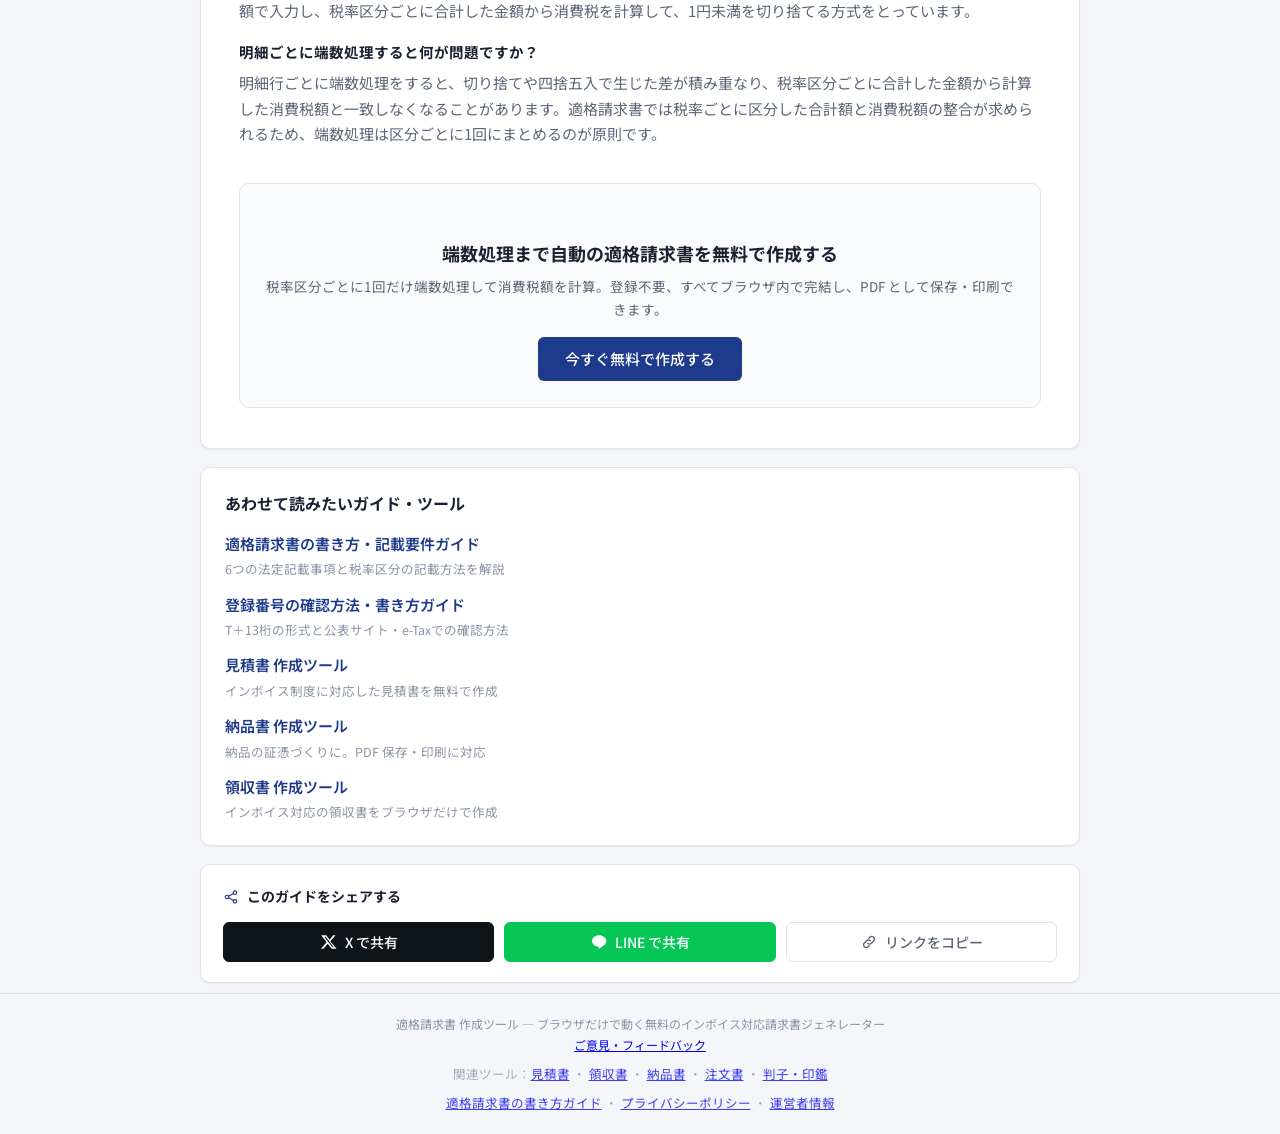
<file: hasuu.html>
<!DOCTYPE html>
<html lang="ja">
<head>
<meta charset="UTF-8">
<meta name="viewport" content="width=device-width, initial-scale=1">
<title>適格請求書の端数処理・消費税の計算ルール｜税率ごとに1回の切り捨て・四捨五入</title>
<meta name="description" content="適格請求書の消費税額の端数処理は税率ごとに1回だけ。切り捨て・切り上げ・四捨五入の違い、明細行ごとに処理してはいけない理由、10%と軽減税率8%が混在する場合の計算例、税抜・税込の扱いまでをまとめて解説します。">
<meta name="keywords" content="適格請求書 端数処理,消費税 計算 切り捨て,消費税 四捨五入,軽減税率 8% 計算,インボイス 税率ごと 端数処理">
<meta name="robots" content="index, follow">
<link rel="canonical" href="https://www.reveriel.com/japan-invoice-pdf/hasuu.html">
<meta property="og:type" content="article">
<meta property="og:title" content="適格請求書の端数処理・消費税の計算ルール｜税率ごとに1回の切り捨て・四捨五入">
<meta property="og:description" content="消費税額の端数処理は税率ごとに1回だけ。切り捨て・四捨五入の違いと軽減税率8%の計算例を解説します。">
<meta property="og:locale" content="ja_JP">
<meta property="og:url" content="https://www.reveriel.com/japan-invoice-pdf/hasuu.html">
<meta property="og:image" content="https://www.reveriel.com/japan-invoice-pdf/og-image.png">
<meta property="og:image:width" content="1200">
<meta property="og:image:height" content="630">
<meta name="twitter:card" content="summary_large_image">
<meta name="twitter:image" content="https://www.reveriel.com/japan-invoice-pdf/og-image.png">
<link rel="icon" href="data:image/svg+xml,%3Csvg xmlns='http://www.w3.org/2000/svg' viewBox='0 0 32 32'%3E%3Crect width='32' height='32' rx='7' fill='%231e3a8a'/%3E%3Cpath d='M9 8h10l5 5v11a2 2 0 0 1-2 2H9a2 2 0 0 1-2-2V10a2 2 0 0 1 2-2z' fill='%23ffffff'/%3E%3Cpath d='M19 8v5h5' fill='%23c7d2fe'/%3E%3Cg stroke='%231e3a8a' stroke-width='1.6' stroke-linecap='round'%3E%3Cpath d='M11 17h10M11 20h10M11 23h6'/%3E%3C/g%3E%3C/svg%3E">
<link rel="preconnect" href="https://fonts.googleapis.com">
<link rel="preconnect" href="https://fonts.gstatic.com" crossorigin>
<link href="https://fonts.googleapis.com/css2?family=Noto+Sans+JP:wght@400;500;700&display=swap" rel="stylesheet">
<link rel="stylesheet" href="style.css">
<link rel="stylesheet" href="guide.css">
<!-- Cloudflare Web Analytics --><script type='module' src='https://static.cloudflareinsights.com/beacon.min.js' data-cf-beacon='{"token": "6fc01bf3ac5e457ba1bd16b91e5b653e"}'></script><!-- End Cloudflare Web Analytics -->
<script type="application/ld+json">
{
  "@context": "https://schema.org",
  "@graph": [
    {
      "@type": "Article",
      "headline": "適格請求書の端数処理・消費税の計算ルール",
      "description": "消費税額の端数処理は税率ごとに1回だけ。切り捨て・切り上げ・四捨五入の違い、明細行ごとに処理してはいけない理由、10%と軽減税率8%が混在する場合の計算例、税抜・税込の扱いを解説します。",
      "inLanguage": "ja",
      "datePublished": "2026-10-12",
      "dateModified": "2026-10-12",
      "author": { "@type": "Organization", "name": "Reveriel" },
      "publisher": { "@type": "Organization", "name": "Reveriel" },
      "mainEntityOfPage": { "@type": "WebPage", "@id": "https://www.reveriel.com/japan-invoice-pdf/hasuu.html" },
      "image": "https://www.reveriel.com/japan-invoice-pdf/og-image.png"
    },
    {
      "@type": "BreadcrumbList",
      "itemListElement": [
        { "@type": "ListItem", "position": 1, "name": "適格請求書 作成ツール", "item": "https://www.reveriel.com/japan-invoice-pdf/" },
        { "@type": "ListItem", "position": 2, "name": "書き方ガイド", "item": "https://www.reveriel.com/japan-invoice-pdf/kakikata.html" },
        { "@type": "ListItem", "position": 3, "name": "端数処理・消費税の計算ルール", "item": "https://www.reveriel.com/japan-invoice-pdf/hasuu.html" }
      ]
    },
    {
      "@type": "FAQPage",
      "mainEntity": [
        {
          "@type": "Question",
          "name": "消費税額の端数処理はいつ行えばよいですか？",
          "acceptedAnswer": {
            "@type": "Answer",
            "text": "適格請求書では、端数処理は税率ごとに1回だけ行います。10%の取引をまとめた合計額から消費税を計算して1回、8%の取引をまとめた合計額から消費税を計算して1回、という具合です。明細行ごとに端数処理をすると、区分ごとの合計と一致しなくなるため注意してください。"
          }
        },
        {
          "@type": "Question",
          "name": "切り捨て・切り上げ・四捨五入のどれを使うべきですか？",
          "acceptedAnswer": {
            "@type": "Answer",
            "text": "法令上は切り捨て・切り上げ・四捨五入のいずれでも構いません。ただし、一度選んだ方法は継続して適用する必要があります。実務では切り捨てが多く使われますが、取引先との取り決めがある場合はそれに従ってください。"
          }
        },
        {
          "@type": "Question",
          "name": "10%と8%が混在するとき、消費税はどう計算しますか？",
          "acceptedAnswer": {
            "@type": "Answer",
            "text": "税率ごとに取引を区分し、区分ごとに対象額を合計してから消費税を計算します。10%の合計額に0.1を掛けた額と、8%の合計額に0.08を掛けた額をそれぞれ求め、区分ごとに1回だけ端数処理を行い、最後にそれらを合算します。全体をひとつの消費税額にまとめると適格請求書の要件を満たしません。"
          }
        },
        {
          "@type": "Question",
          "name": "単価は税抜と税込のどちらで入力すればよいですか？",
          "acceptedAnswer": {
            "@type": "Answer",
            "text": "どちらでも構いませんが、どちらで記載しているかを請求書上で明確にする必要があります。本ツールは単価を税抜金額で入力し、税率区分ごとに合計した金額から消費税を計算して、1円未満を切り捨てる方式をとっています。"
          }
        },
        {
          "@type": "Question",
          "name": "明細ごとに端数処理すると何が問題ですか？",
          "acceptedAnswer": {
            "@type": "Answer",
            "text": "明細行ごとに端数処理をすると、切り捨てや四捨五入で生じた差が積み重なり、税率区分ごとに合計した金額から計算した消費税額と一致しなくなることがあります。適格請求書では税率ごとに区分した合計額と消費税額の整合が求められるため、端数処理は区分ごとに1回にまとめるのが原則です。"
          }
        }
      ]
    }
  ]
}
</script>
</head>
<body>

<header class="site-header no-print">
  <div class="wrap header-inner">
    <a class="brand" href="https://www.reveriel.com/japan-invoice-pdf/" style="text-decoration:none;color:inherit;">
      <svg class="brand-mark" viewBox="0 0 32 32" aria-hidden="true">
        <rect width="32" height="32" rx="7" fill="currentColor"/>
        <path d="M9 8h10l5 5v11a2 2 0 0 1-2 2H9a2 2 0 0 1-2-2V10a2 2 0 0 1 2-2z" fill="#fff"/>
        <path d="M19 8v5h5" fill="#c7d2fe"/>
        <g stroke="currentColor" stroke-width="1.6" stroke-linecap="round">
          <path d="M11 17h10M11 20h10M11 23h6"/>
        </g>
      </svg>
      <div class="brand-text">
        <strong>適格請求書 作成ツール</strong>
        <span>書き方ガイド</span>
      </div>
    </a>
    <div class="header-actions">
      <a class="btn btn-primary" href="https://www.reveriel.com/japan-invoice-pdf/">今すぐ無料で作成する</a>
    </div>
  </div>
</header>

<main class="wrap">
  <div class="guide-col">

    <nav class="breadcrumb no-print" aria-label="パンくず">
      <ol>
        <li><a href="https://www.reveriel.com/japan-invoice-pdf/">適格請求書 作成ツール</a></li>
        <li><a href="https://www.reveriel.com/japan-invoice-pdf/kakikata.html">書き方ガイド</a></li>
        <li aria-current="page">端数処理・消費税の計算ルール</li>
      </ol>
    </nav>

    <article class="guide">
      <h1>適格請求書の端数処理・消費税の計算ルール</h1>
      <p class="guide-meta">更新日：2026年10月12日</p>
      <p class="guide-lead">
        消費税額に1円未満の端数が出たとき、どこで・何回処理するかを間違えると、適格請求書の記載が取引先の帳簿と合わなくなります。この記事では、インボイス制度における<strong>「税率ごとに1回」</strong>という端数処理の原則、切り捨て・切り上げ・四捨五入の違い、10%と軽減税率8%が混在する場合の計算方法までを、計算例つきで解説します。
      </p>

      <div class="guide-cta-box">
        <p><strong>税率区分ごとの消費税計算を自動で。</strong>10%と8%を自動で区分し、区分ごとに1回だけ端数処理して消費税額を計算します。ブラウザ内で適格請求書を作成し、PDF として保存できます。</p>
        <a class="btn btn-primary" href="https://www.reveriel.com/japan-invoice-pdf/">今すぐ無料で作成する</a>
      </div>

      <h2>消費税額の端数処理は「税率ごとに1回」</h2>
      <p>
        適格請求書では、消費税額の1円未満の端数処理を<strong>税率ごとに1回だけ</strong>行います。10%の取引は10%分をまとめた合計額から消費税を計算して1回、8%（軽減税率）の取引は8%分をまとめた合計額から消費税を計算して1回、という数え方です。
      </p>
      <p>
        明細行ごとに端数処理をしてしまうと、切り捨てや四捨五入で生じた差が積み重なり、税率区分ごとの合計額から計算した消費税額と一致しなくなることがあります。適格請求書では<strong>税率ごとに区分した合計額と消費税額の整合</strong>が求められるため、端数処理は区分ごとにまとめるのが原則です。
      </p>
      <div class="guide-note">
        <strong>覚え方：</strong>「明細ごとに丸める」のではなく「税率区分ごとに、合計してから1回だけ丸める」。これが端数処理の基本ルールです。
      </div>

      <h2>端数処理の3つの方法（切り捨て・切り上げ・四捨五入）</h2>
      <p>
        端数処理の方法は、<strong>切り捨て・切り上げ・四捨五入のいずれでも構いません</strong>。法令上、特定の方法が義務づけられているわけではありません。ただし、一度選んだ方法は<strong>継続して適用する</strong>必要があります。取引ごとに方法が変わると、帳簿との整合が取れなくなるためです。
      </p>
      <table class="guide-table">
        <thead>
          <tr><th>方法</th><th>処理の内容</th><th>例（¥1,234.56の場合）</th></tr>
        </thead>
        <tbody>
          <tr><td>切り捨て</td><td>1円未満をそのまま落とす</td><td>¥1,234</td></tr>
          <tr><td>切り上げ</td><td>1円未満があれば1円に繰り上げる</td><td>¥1,235</td></tr>
          <tr><td>四捨五入</td><td>1円未満が0.5以上なら繰り上げる</td><td>¥1,235</td></tr>
        </tbody>
      </table>
      <p>
        実務では切り捨てが多く使われますが、取引先との取り決めや社内の経理ルールがある場合はそれに合わせてください。本ツールは税率区分ごとに合計した金額から消費税を計算し、<strong>1円未満を切り捨て</strong>る方式をとっています。
      </p>

      <h2>軽減税率8%と標準税率10%が混在する場合の計算</h2>
      <p>
        飲食料品の販売など軽減税率8%の対象と、一般的な10%の対象が同じ請求書に混在する場合は、<strong>税率ごとに取引を区分</strong>してから計算します。区分ごとに対象額を合計し、それぞれに税率を掛けて消費税を求め、区分ごとに1回ずつ端数処理を行ってから合算します。
      </p>
      <div class="guide-example">（計算例：税率ごとに1回だけ切り捨て）
▼ 10%の区分
　対象額（税抜）¥80,000 × 10% = ¥8,000.0 → 消費税額 ¥8,000
▼ 8%（軽減税率）の区分
　対象額（税抜）¥20,000 × 8% = ¥1,600.0 → 消費税額 ¥1,600
▼ 合計
　小計（税抜）¥100,000
　消費税額合計 ¥9,600
　請求金額 ¥109,600</div>
      <p>
        ここで大切なのは、<strong>¥100,000に対して10%や8%をまとめて掛けるのではない</strong>という点です。税率ごとの対象額が分かれているからこそ、区分ごとに消費税額を計算できます。全体をひとつの消費税額にまとめてしまうと、適格請求書の記載要件を満たしません。
      </p>

      <h3>端数が出る計算例で確かめる</h3>
      <p>
        端数が出るケースで、明細ごとに処理した場合と区分ごとに処理した場合の違いを見てみましょう。10%の対象が3行あり、それぞれの税抜金額に消費税を掛けると1円未満の端数が出るとします。
      </p>
      <div class="guide-example">（明細ごとに切り捨てた場合 → 合計と合わない例）
　明細A ¥1,234 × 10% = ¥123.4 → ¥123
　明細B ¥2,345 × 10% = ¥234.5 → ¥234
　明細C ¥3,456 × 10% = ¥345.6 → ¥345
　明細ごとの消費税合計 = ¥702
　対象額合計 ¥7,035 × 10% = ¥703.5 → ¥703（区分ごとに1回）
　→ 明細ごとに処理すると ¥702 と ¥703 でズレが生じる</div>
      <p>
        このように、明細ごとに丸めると1円単位の差が生まれます。<strong>税率区分ごとに対象額を合計してから1回だけ端数処理</strong>すれば、区分ごとの合計額と消費税額がきちんと対応します。
      </p>

      <h2>税抜・税込のどちらで計算するか</h2>
      <p>
        消費税の計算は、<strong>税抜金額</strong>を基準にする方法と、<strong>税込金額</strong>から逆算する方法のどちらでも構いません。大切なのは、請求書の上で「この金額は税抜か税込か」が分かるようにしておくことです。税抜と税込が混在していると、端数処理の結果が合わなくなる原因になります。
      </p>
      <p>
        適格請求書では、税率ごとに区分した合計額と適用税率、そして税率ごとの消費税額を記載します。金額の基準をそろえたうえで、端数処理を税率区分ごとに1回にまとめる、という流れを守れば、記載要件を満たしやすくなります。記載事項の全体像は<a href="https://www.reveriel.com/japan-invoice-pdf/kakikata.html">適格請求書の書き方・記載要件ガイド</a>で確認できます。
      </p>

      <h2>よくあるつまずきとチェックポイント</h2>
      <ul>
        <li><strong>明細行ごとに端数処理している</strong> — 端数処理は税率区分ごとに1回です。</li>
        <li><strong>10%と8%をまとめて1つの消費税額にしている</strong> — 税率ごとの区分記載が必要です。</li>
        <li><strong>端数処理の方法が取引ごとに変わっている</strong> — 一度決めた方法を継続して適用します。</li>
        <li><strong>税抜と税込が混在している</strong> — どちらで記載しているかを明確にします。</li>
        <li><strong>軽減税率の品目に印を付けていない</strong> — 8%の品目には、その旨を示す記載が必要です。</li>
      </ul>
      <p>
        こうした計算を手作業で行うと、区分の取り違えや二重の端数処理が起きやすくなります。<a href="https://www.reveriel.com/japan-invoice-pdf/">適格請求書 作成ツール</a>は、入力した明細を税率ごとに自動で区分し、区分ごとに1回だけ端数処理して消費税額を計算します。
      </p>

      <section class="guide-faq" aria-labelledby="faqTitle">
        <h2 id="faqTitle">よくある質問</h2>
        <dl>
          <dt>消費税額の端数処理はいつ行えばよいですか？</dt>
          <dd>適格請求書では、端数処理は税率ごとに1回だけ行います。10%の取引をまとめた合計額から消費税を計算して1回、8%の取引をまとめた合計額から消費税を計算して1回、という具合です。明細行ごとに端数処理をすると、区分ごとの合計と一致しなくなるため注意してください。</dd>

          <dt>切り捨て・切り上げ・四捨五入のどれを使うべきですか？</dt>
          <dd>法令上は切り捨て・切り上げ・四捨五入のいずれでも構いません。ただし、一度選んだ方法は継続して適用する必要があります。実務では切り捨てが多く使われますが、取引先との取り決めがある場合はそれに従ってください。</dd>

          <dt>10%と8%が混在するとき、消費税はどう計算しますか？</dt>
          <dd>税率ごとに取引を区分し、区分ごとに対象額を合計してから消費税を計算します。10%の合計額に0.1を掛けた額と、8%の合計額に0.08を掛けた額をそれぞれ求め、区分ごとに1回だけ端数処理を行い、最後にそれらを合算します。全体をひとつの消費税額にまとめると適格請求書の要件を満たしません。</dd>

          <dt>単価は税抜と税込のどちらで入力すればよいですか？</dt>
          <dd>どちらでも構いませんが、どちらで記載しているかを請求書上で明確にする必要があります。本ツールは単価を税抜金額で入力し、税率区分ごとに合計した金額から消費税を計算して、1円未満を切り捨てる方式をとっています。</dd>

          <dt>明細ごとに端数処理すると何が問題ですか？</dt>
          <dd>明細行ごとに端数処理をすると、切り捨てや四捨五入で生じた差が積み重なり、税率区分ごとに合計した金額から計算した消費税額と一致しなくなることがあります。適格請求書では税率ごとに区分した合計額と消費税額の整合が求められるため、端数処理は区分ごとに1回にまとめるのが原則です。</dd>
        </dl>
      </section>

      <div class="guide-cta-foot">
        <h2>端数処理まで自動の適格請求書を無料で作成する</h2>
        <p>税率区分ごとに1回だけ端数処理して消費税額を計算。登録不要、すべてブラウザ内で完結し、PDF として保存・印刷できます。</p>
        <a class="btn btn-primary" href="https://www.reveriel.com/japan-invoice-pdf/">今すぐ無料で作成する</a>
      </div>
    </article>

    <section class="guide-related no-print" aria-labelledby="relTitle">
      <h2 id="relTitle">あわせて読みたいガイド・ツール</h2>
      <ul>
        <li><a href="https://www.reveriel.com/japan-invoice-pdf/kakikata.html">適格請求書の書き方・記載要件ガイド<span class="rel-desc">6つの法定記載事項と税率区分の記載方法を解説</span></a></li>
        <li><a href="https://www.reveriel.com/japan-invoice-pdf/toroku-bango.html">登録番号の確認方法・書き方ガイド<span class="rel-desc">T＋13桁の形式と公表サイト・e-Taxでの確認方法</span></a></li>
        <li><a href="https://www.reveriel.com/mitsumori-pdf/">見積書 作成ツール<span class="rel-desc">インボイス制度に対応した見積書を無料で作成</span></a></li>
        <li><a href="https://www.reveriel.com/nohinsho-pdf/">納品書 作成ツール<span class="rel-desc">納品の証憑づくりに。PDF 保存・印刷に対応</span></a></li>
        <li><a href="https://www.reveriel.com/ryoshusho-pdf/">領収書 作成ツール<span class="rel-desc">インボイス対応の領収書をブラウザだけで作成</span></a></li>
      </ul>
    </section>

    <section class="share-block no-print" id="shareBlock" aria-label="share">
      <p class="share-block-title">
        <svg viewBox="0 0 24 24" fill="none" stroke="currentColor" stroke-width="1.7" stroke-linecap="round" stroke-linejoin="round" aria-hidden="true"><circle cx="18" cy="5.5" r="2.6"/><circle cx="6" cy="12" r="2.6"/><circle cx="18" cy="18.5" r="2.6"/><path d="M8.3 10.8 15.7 6.7M8.3 13.2l7.4 4.1"/></svg>
        このガイドをシェアする
      </p>
      <div class="share-row">
        <a class="btn share-btn share-x" id="shareXLink" target="_blank" rel="noopener noreferrer"
           href="https://twitter.com/intent/tweet?text=%E9%81%A9%E6%A0%BC%E8%AB%8B%E6%B1%82%E6%9B%B8%E3%81%AE%E7%AB%AF%E6%95%B0%E5%87%A6%E7%90%86%E3%83%BB%E6%B6%88%E8%B2%BB%E7%A8%8E%E3%81%AE%E8%A8%88%E7%AE%97%E3%83%AB%E3%83%BC%E3%83%AB&amp;url=https%3A%2F%2Fwww.reveriel.com%2Fjapan-invoice-pdf%2Fhasuu.html">
          <svg class="share-logo" viewBox="0 0 24 24" fill="currentColor" aria-hidden="true"><path d="M17.53 3h3.24l-7.08 8.09L22 21h-6.52l-5.11-6.68L4.53 21H1.29l7.57-8.66L1.6 3h6.69l4.62 6.1L17.53 3Zm-1.14 16.06h1.8L7.7 4.85H5.77l10.62 14.21Z"/></svg>
          X で共有
        </a>
        <a class="btn share-btn share-line" id="shareLineLink" target="_blank" rel="noopener noreferrer"
           href="https://social-plugins.line.me/lineit/share?url=https%3A%2F%2Fwww.reveriel.com%2Fjapan-invoice-pdf%2Fhasuu.html">
          <svg class="share-logo" viewBox="0 0 24 24" fill="currentColor" aria-hidden="true"><path d="M12 3C6.9 3 2.8 6.4 2.8 10.6c0 3.77 3.35 6.93 7.88 7.53.31.07.73.2.83.47.1.24.06.62.03.87l-.13.83c-.04.24-.19.94.82.51 1.01-.42 5.44-3.2 7.42-5.48 1.37-1.47 2.13-2.96 2.13-4.73C21.78 6.4 17.1 3 12 3Z"/></svg>
          LINE で共有
        </a>
        <button class="btn share-btn share-copy" id="shareCopyBtn" type="button" aria-label="リンクをコピー">
          <svg class="share-logo" viewBox="0 0 24 24" fill="none" stroke="currentColor" stroke-width="1.8" stroke-linecap="round" stroke-linejoin="round" aria-hidden="true"><path d="M10.2 13.7a3.6 3.6 0 0 0 5.1 0l2.9-2.9a3.6 3.6 0 0 0-5.1-5.1l-1.4 1.4"/><path d="M13.8 10.3a3.6 3.6 0 0 0-5.1 0l-2.9 2.9a3.6 3.6 0 0 0 5.1 5.1l1.4-1.4"/></svg>
          <span id="shareCopyLabel">リンクをコピー</span>
        </button>
      </div>
    </section>

  </div>
</main>

<footer class="site-footer no-print">
  <div class="wrap">
    <p>適格請求書 作成ツール — ブラウザだけで動く無料のインボイス対応請求書ジェネレーター</p>
    <p><a href="https://docs.google.com/forms/d/e/1FAIpQLSfHGUfgAlViT3TFiVtJi_EpJ4ioUpd9oGyaJ7rehEV-gBH_PA/viewform?usp=pp_url&amp;entry.1745177199=%E9%81%A9%E6%A0%BC%E8%AB%8B%E6%B1%82%E6%9B%B8PDF" target="_blank" rel="noopener">ご意見・フィードバック</a></p>
    <p style="margin-top:8px;font-size:12.5px;opacity:.75;">関連ツール：<a href="https://www.reveriel.com/mitsumori-pdf/">見積書</a> ・ <a href="https://www.reveriel.com/ryoshusho-pdf/">領収書</a> ・ <a href="https://www.reveriel.com/nohinsho-pdf/">納品書</a> ・ <a href="https://www.reveriel.com/chumonsho-pdf/">注文書</a> ・ <a href="https://www.reveriel.com/hanko-generator/">判子・印鑑</a></p>
    <p style="margin-top:8px;font-size:12.5px;opacity:.75;"><a href="https://www.reveriel.com/japan-invoice-pdf/kakikata.html">適格請求書の書き方ガイド</a> ・ <a href="https://www.reveriel.com/japan-invoice-pdf/privacy.html">プライバシーポリシー</a> ・ <a href="https://www.reveriel.com/japan-invoice-pdf/company.html">運営者情報</a></p>
  </div>
</footer>

<script>
/* このガイドのリンクをコピーする（要素が無いページでは何もしない） */
(function () {
  'use strict';
  var btn = document.getElementById('shareCopyBtn');
  if (!btn) return;
  var label = document.getElementById('shareCopyLabel');
  var pageUrl = 'https://www.reveriel.com/japan-invoice-pdf/hasuu.html';

  function fallbackCopy(text) {
    try {
      var ta = document.createElement('textarea');
      ta.value = text;
      ta.setAttribute('readonly', '');
      ta.style.cssText = 'position:absolute;left:-9999px;top:0';
      document.body.appendChild(ta);
      ta.select();
      var ok = document.execCommand('copy');
      document.body.removeChild(ta);
      return ok;
    } catch (e) { return false; }
  }

  btn.addEventListener('click', function () {
    var done = function (ok) {
      if (!label) return;
      var original = 'リンクをコピー';
      label.textContent = ok ? 'コピーしました' : 'コピーできませんでした';
      setTimeout(function () { label.textContent = original; }, 1800);
    };
    if (navigator.clipboard && window.isSecureContext) {
      navigator.clipboard.writeText(pageUrl).then(
        function () { done(true); },
        function () { done(fallbackCopy(pageUrl)); }
      );
    } else {
      done(fallbackCopy(pageUrl));
    }
  });
})();
</script>

<!-- フィードバックFAB（右下固定） -->
<a href="https://docs.google.com/forms/d/e/1FAIpQLSfHGUfgAlViT3TFiVtJi_EpJ4ioUpd9oGyaJ7rehEV-gBH_PA/viewform?usp=pp_url&amp;entry.1745177199=%E9%81%A9%E6%A0%BC%E8%AB%8B%E6%B1%82%E6%9B%B8PDF" target="_blank" rel="noopener" class="feedback-fab" aria-label="ご意見・フィードバックを送る">
  <svg viewBox="0 0 24 24" fill="none" stroke="currentColor" stroke-width="2" stroke-linecap="round" stroke-linejoin="round" aria-hidden="true"><path d="M21 15a2 2 0 0 1-2 2H7l-4 4V5a2 2 0 0 1 2-2h14a2 2 0 0 1 2 2z"/></svg>
  <span>ご意見・フィードバック</span>
</a>
</body>
</html>
</file>
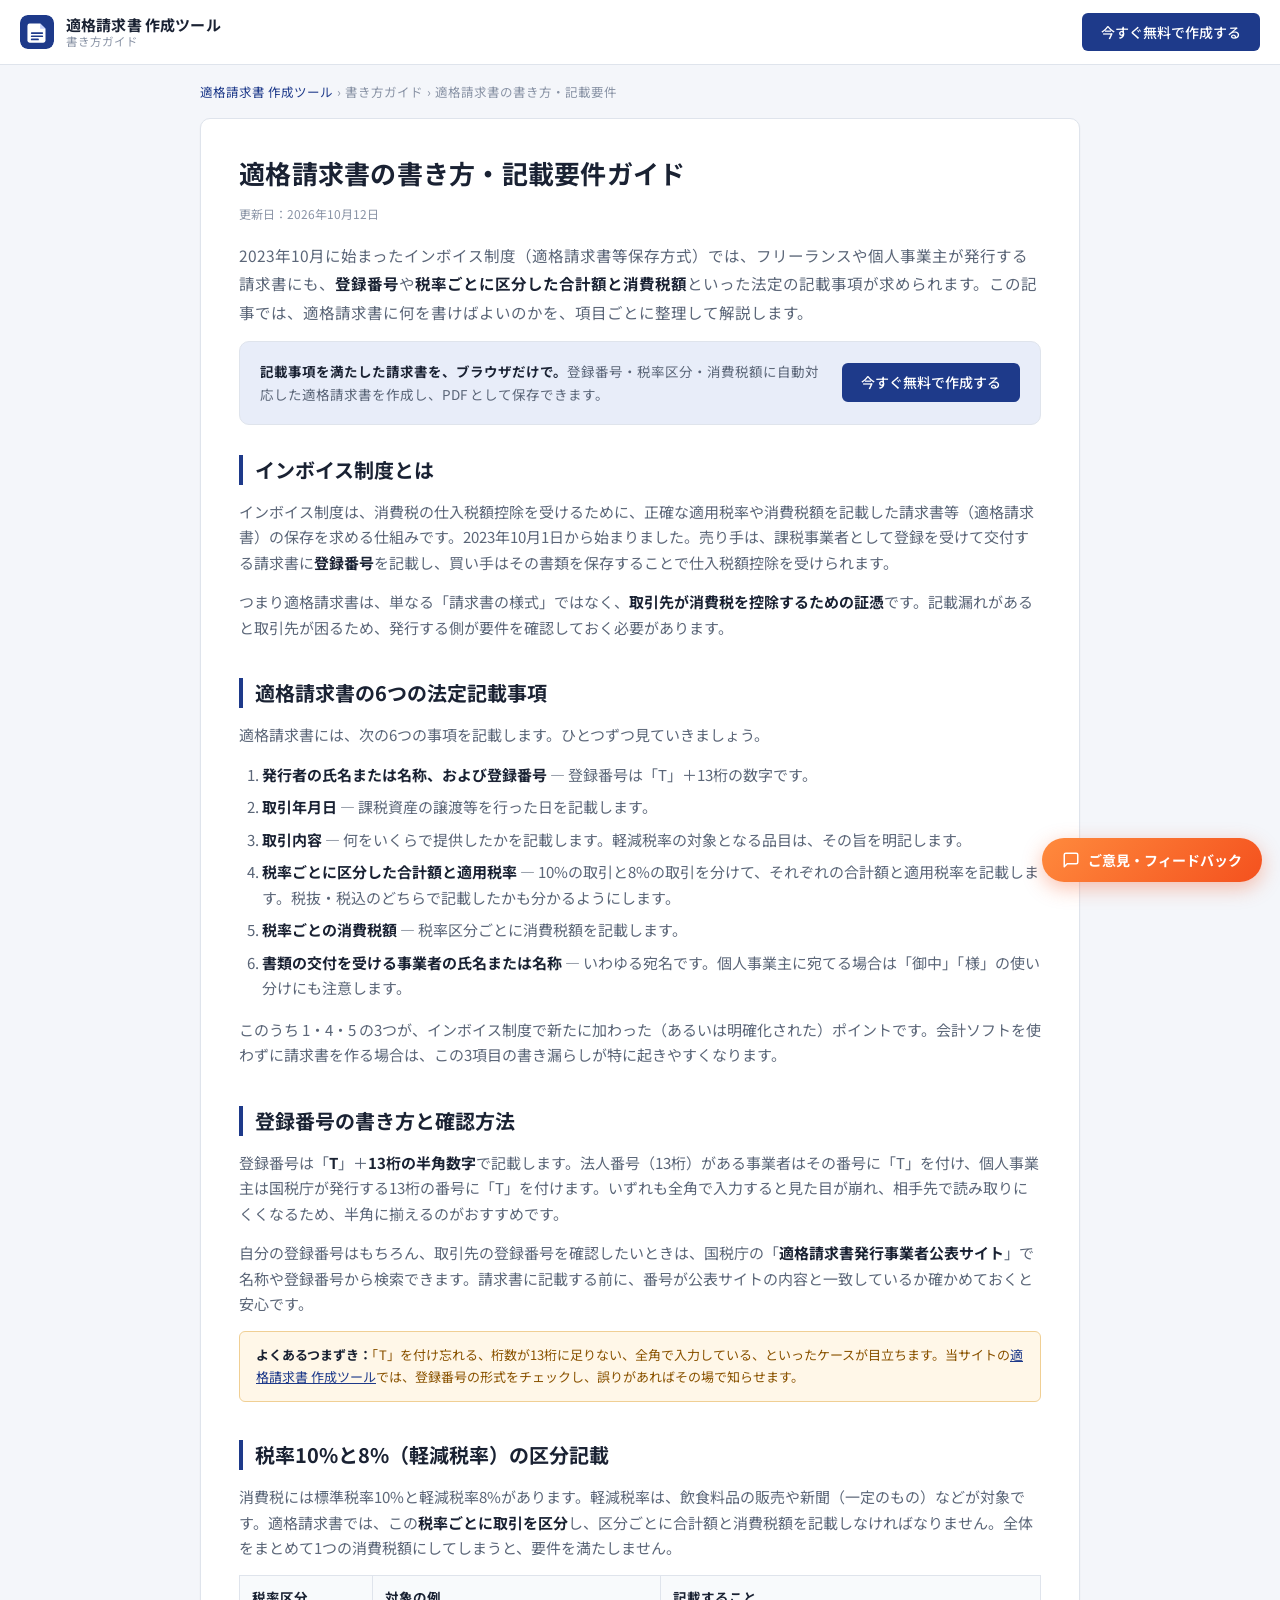
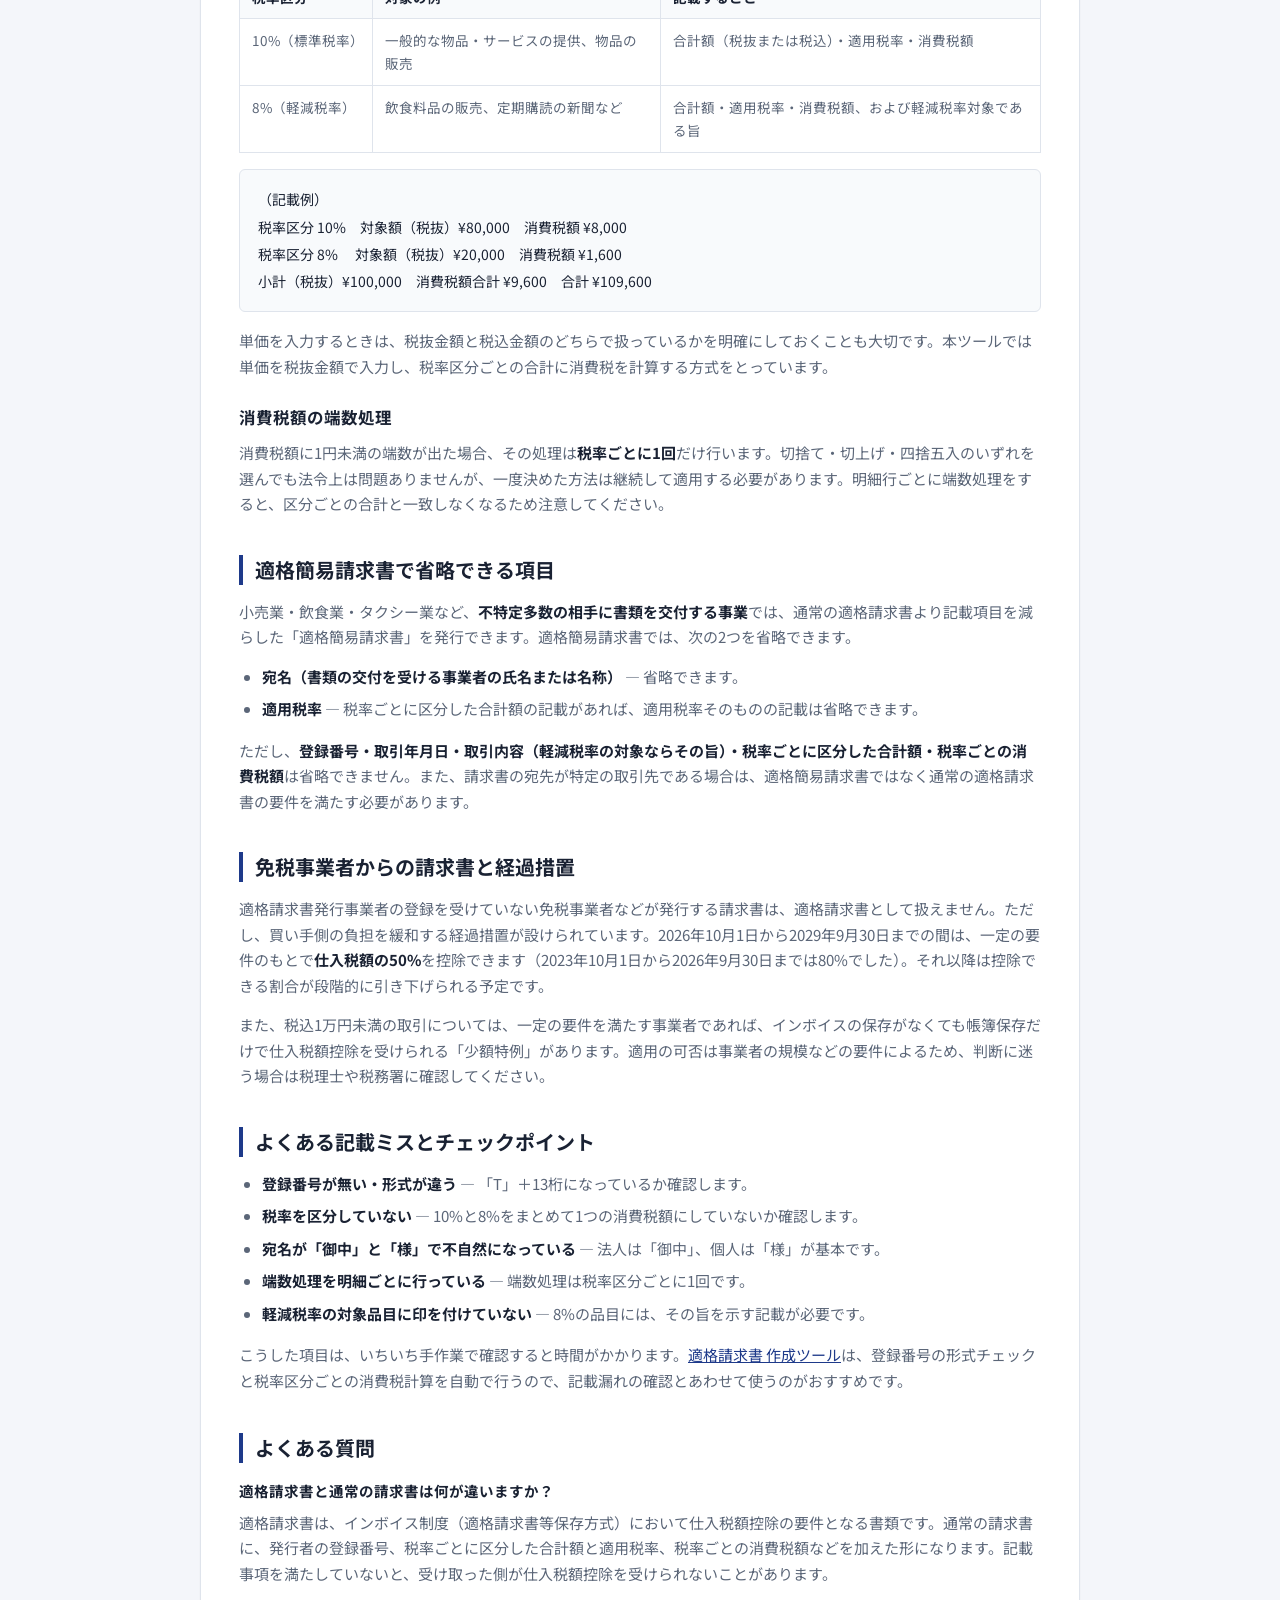
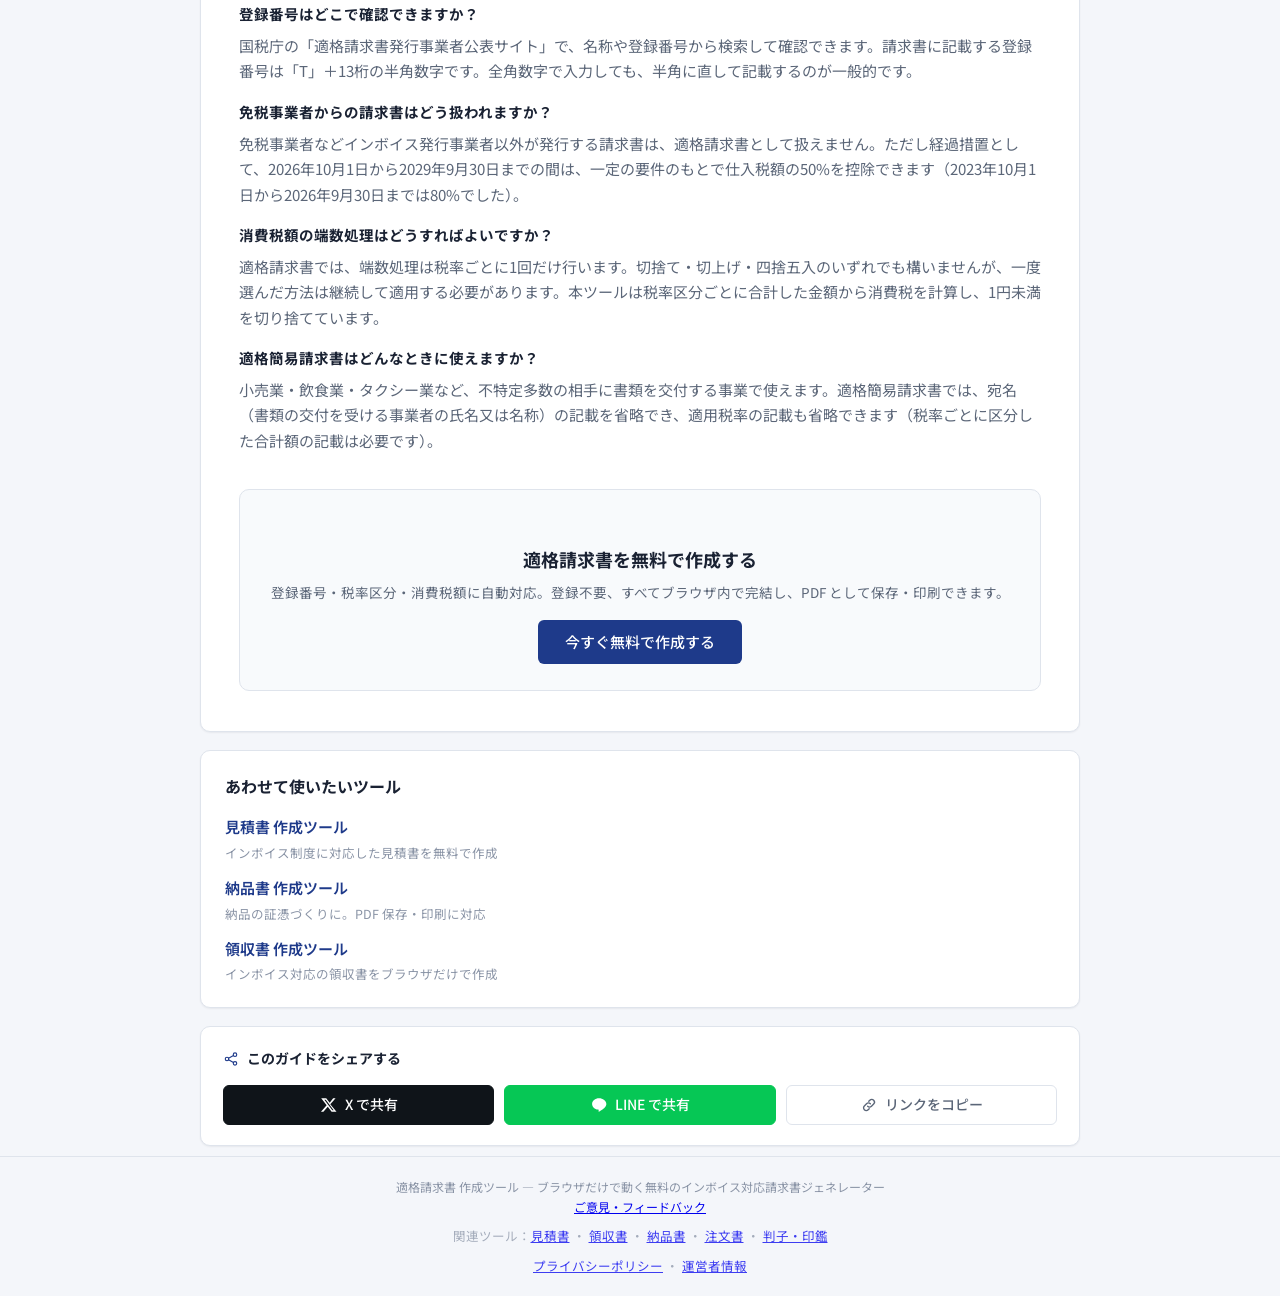
<file: kakikata.html>
<!DOCTYPE html>
<html lang="ja">
<head>
<meta charset="UTF-8">
<meta name="viewport" content="width=device-width, initial-scale=1">
<title>適格請求書の書き方・記載要件ガイド｜登録番号・税率区分・適格簡易請求書</title>
<meta name="description" content="適格請求書（インボイス）の書き方を記載要件から解説。6つの法定記載事項、登録番号（T＋13桁）の確認方法、10%・8%の税率区分と消費税額の端数処理、適格簡易請求書で省略できる項目、よくある記載ミスまでまとめました。">
<meta name="keywords" content="適格請求書 書き方,インボイス 記載事項,登録番号 書き方,適格簡易請求書,軽減税率 8% 請求書,消費税 端数処理">
<meta name="robots" content="index, follow">
<link rel="canonical" href="https://www.reveriel.com/japan-invoice-pdf/kakikata.html">
<meta property="og:type" content="article">
<meta property="og:title" content="適格請求書の書き方・記載要件ガイド｜登録番号・税率区分・適格簡易請求書">
<meta property="og:description" content="適格請求書の6つの法定記載事項、登録番号の書き方、税率区分と消費税額の計算、適格簡易請求書で省略できる項目を解説します。">
<meta property="og:locale" content="ja_JP">
<meta property="og:url" content="https://www.reveriel.com/japan-invoice-pdf/kakikata.html">
<meta property="og:image" content="https://www.reveriel.com/japan-invoice-pdf/og-image.png">
<meta property="og:image:width" content="1200">
<meta property="og:image:height" content="630">
<meta name="twitter:card" content="summary_large_image">
<meta name="twitter:image" content="https://www.reveriel.com/japan-invoice-pdf/og-image.png">
<link rel="icon" href="data:image/svg+xml,%3Csvg xmlns='http://www.w3.org/2000/svg' viewBox='0 0 32 32'%3E%3Crect width='32' height='32' rx='7' fill='%231e3a8a'/%3E%3Cpath d='M9 8h10l5 5v11a2 2 0 0 1-2 2H9a2 2 0 0 1-2-2V10a2 2 0 0 1 2-2z' fill='%23ffffff'/%3E%3Cpath d='M19 8v5h5' fill='%23c7d2fe'/%3E%3Cg stroke='%231e3a8a' stroke-width='1.6' stroke-linecap='round'%3E%3Cpath d='M11 17h10M11 20h10M11 23h6'/%3E%3C/g%3E%3C/svg%3E">
<link rel="preconnect" href="https://fonts.googleapis.com">
<link rel="preconnect" href="https://fonts.gstatic.com" crossorigin>
<link href="https://fonts.googleapis.com/css2?family=Noto+Sans+JP:wght@400;500;700&display=swap" rel="stylesheet">
<link rel="stylesheet" href="style.css">
<link rel="stylesheet" href="guide.css">
<!-- Cloudflare Web Analytics --><script type='module' src='https://static.cloudflareinsights.com/beacon.min.js' data-cf-beacon='{"token": "6fc01bf3ac5e457ba1bd16b91e5b653e"}'></script><!-- End Cloudflare Web Analytics -->
<script type="application/ld+json">
{
  "@context": "https://schema.org",
  "@graph": [
    {
      "@type": "Article",
      "headline": "適格請求書の書き方・記載要件ガイド",
      "description": "適格請求書の6つの法定記載事項、登録番号の書き方、10%・8%の税率区分と消費税額の端数処理、適格簡易請求書で省略できる項目、よくある記載ミスを解説します。",
      "inLanguage": "ja",
      "datePublished": "2026-10-12",
      "dateModified": "2026-10-12",
      "author": { "@type": "Organization", "name": "Reveriel" },
      "publisher": { "@type": "Organization", "name": "Reveriel" },
      "mainEntityOfPage": { "@type": "WebPage", "@id": "https://www.reveriel.com/japan-invoice-pdf/kakikata.html" },
      "image": "https://www.reveriel.com/japan-invoice-pdf/og-image.png"
    },
    {
      "@type": "BreadcrumbList",
      "itemListElement": [
        { "@type": "ListItem", "position": 1, "name": "適格請求書 作成ツール", "item": "https://www.reveriel.com/japan-invoice-pdf/" },
        { "@type": "ListItem", "position": 2, "name": "適格請求書の書き方・記載要件ガイド", "item": "https://www.reveriel.com/japan-invoice-pdf/kakikata.html" }
      ]
    },
    {
      "@type": "FAQPage",
      "mainEntity": [
        {
          "@type": "Question",
          "name": "適格請求書と通常の請求書は何が違いますか？",
          "acceptedAnswer": {
            "@type": "Answer",
            "text": "適格請求書は、インボイス制度（適格請求書等保存方式）において仕入税額控除の要件となる書類です。通常の請求書に、発行者の登録番号、税率ごとに区分した合計額と適用税率、税率ごとの消費税額などを加えた形になります。記載事項を満たしていないと、受け取った側が仕入税額控除を受けられないことがあります。"
          }
        },
        {
          "@type": "Question",
          "name": "登録番号はどこで確認できますか？",
          "acceptedAnswer": {
            "@type": "Answer",
            "text": "国税庁の「適格請求書発行事業者公表サイト」で、名称や登録番号から検索して確認できます。請求書に記載する登録番号は「T」＋13桁の半角数字です。全角数字で入力しても、半角に直して記載するのが一般的です。"
          }
        },
        {
          "@type": "Question",
          "name": "免税事業者からの請求書はどう扱われますか？",
          "acceptedAnswer": {
            "@type": "Answer",
            "text": "免税事業者などインボイス発行事業者以外が発行する請求書は、適格請求書として扱えません。ただし経過措置として、2026年10月1日から2029年9月30日までの間は、一定の要件のもとで仕入税額の50パーセントを控除できます（2023年10月1日から2026年9月30日までは80パーセントでした）。"
          }
        },
        {
          "@type": "Question",
          "name": "消費税額の端数処理はどうすればよいですか？",
          "acceptedAnswer": {
            "@type": "Answer",
            "text": "適格請求書では、端数処理は税率ごとに1回だけ行います。切捨て・切上げ・四捨五入のいずれでも構いませんが、一度選んだ方法は継続して適用する必要があります。本ツールは税率区分ごとに合計した金額から消費税を計算し、1円未満を切り捨てています。"
          }
        },
        {
          "@type": "Question",
          "name": "適格簡易請求書はどんなときに使えますか？",
          "acceptedAnswer": {
            "@type": "Answer",
            "text": "小売業・飲食業・タクシー業など、不特定多数の相手に書類を交付する事業で使えます。適格簡易請求書では、宛名（書類の交付を受ける事業者の氏名又は名称）の記載を省略でき、適用税率の記載も省略できます（税率ごとに区分した合計額の記載は必要です）。"
          }
        }
      ]
    }
  ]
}
</script>
</head>
<body>

<header class="site-header no-print">
  <div class="wrap header-inner">
    <a class="brand" href="https://www.reveriel.com/japan-invoice-pdf/" style="text-decoration:none;color:inherit;">
      <svg class="brand-mark" viewBox="0 0 32 32" aria-hidden="true">
        <rect width="32" height="32" rx="7" fill="currentColor"/>
        <path d="M9 8h10l5 5v11a2 2 0 0 1-2 2H9a2 2 0 0 1-2-2V10a2 2 0 0 1 2-2z" fill="#fff"/>
        <path d="M19 8v5h5" fill="#c7d2fe"/>
        <g stroke="currentColor" stroke-width="1.6" stroke-linecap="round">
          <path d="M11 17h10M11 20h10M11 23h6"/>
        </g>
      </svg>
      <div class="brand-text">
        <strong>適格請求書 作成ツール</strong>
        <span>書き方ガイド</span>
      </div>
    </a>
    <div class="header-actions">
      <a class="btn btn-primary" href="https://www.reveriel.com/japan-invoice-pdf/">今すぐ無料で作成する</a>
    </div>
  </div>
</header>

<main class="wrap">
  <div class="guide-col">

    <nav class="breadcrumb no-print" aria-label="パンくず">
      <ol>
        <li><a href="https://www.reveriel.com/japan-invoice-pdf/">適格請求書 作成ツール</a></li>
        <li>書き方ガイド</li>
        <li aria-current="page">適格請求書の書き方・記載要件</li>
      </ol>
    </nav>

    <article class="guide">
      <h1>適格請求書の書き方・記載要件ガイド</h1>
      <p class="guide-meta">更新日：2026年10月12日</p>
      <p class="guide-lead">
        2023年10月に始まったインボイス制度（適格請求書等保存方式）では、フリーランスや個人事業主が発行する請求書にも、<strong>登録番号</strong>や<strong>税率ごとに区分した合計額と消費税額</strong>といった法定の記載事項が求められます。この記事では、適格請求書に何を書けばよいのかを、項目ごとに整理して解説します。
      </p>

      <div class="guide-cta-box">
        <p><strong>記載事項を満たした請求書を、ブラウザだけで。</strong>登録番号・税率区分・消費税額に自動対応した適格請求書を作成し、PDF として保存できます。</p>
        <a class="btn btn-primary" href="https://www.reveriel.com/japan-invoice-pdf/">今すぐ無料で作成する</a>
      </div>

      <h2>インボイス制度とは</h2>
      <p>
        インボイス制度は、消費税の仕入税額控除を受けるために、正確な適用税率や消費税額を記載した請求書等（適格請求書）の保存を求める仕組みです。2023年10月1日から始まりました。売り手は、課税事業者として登録を受けて交付する請求書に<strong>登録番号</strong>を記載し、買い手はその書類を保存することで仕入税額控除を受けられます。
      </p>
      <p>
        つまり適格請求書は、単なる「請求書の様式」ではなく、<strong>取引先が消費税を控除するための証憑</strong>です。記載漏れがあると取引先が困るため、発行する側が要件を確認しておく必要があります。
      </p>

      <h2>適格請求書の6つの法定記載事項</h2>
      <p>適格請求書には、次の6つの事項を記載します。ひとつずつ見ていきましょう。</p>
      <ol>
        <li><strong>発行者の氏名または名称、および登録番号</strong> — 登録番号は「T」＋13桁の数字です。</li>
        <li><strong>取引年月日</strong> — 課税資産の譲渡等を行った日を記載します。</li>
        <li><strong>取引内容</strong> — 何をいくらで提供したかを記載します。軽減税率の対象となる品目は、その旨を明記します。</li>
        <li><strong>税率ごとに区分した合計額と適用税率</strong> — 10%の取引と8%の取引を分けて、それぞれの合計額と適用税率を記載します。税抜・税込のどちらで記載したかも分かるようにします。</li>
        <li><strong>税率ごとの消費税額</strong> — 税率区分ごとに消費税額を記載します。</li>
        <li><strong>書類の交付を受ける事業者の氏名または名称</strong> — いわゆる宛名です。個人事業主に宛てる場合は「御中」「様」の使い分けにも注意します。</li>
      </ol>
      <p>
        このうち 1・4・5 の3つが、インボイス制度で新たに加わった（あるいは明確化された）ポイントです。会計ソフトを使わずに請求書を作る場合は、この3項目の書き漏らしが特に起きやすくなります。
      </p>

      <h2>登録番号の書き方と確認方法</h2>
      <p>
        登録番号は「<strong>T</strong>」＋<strong>13桁の半角数字</strong>で記載します。法人番号（13桁）がある事業者はその番号に「T」を付け、個人事業主は国税庁が発行する13桁の番号に「T」を付けます。いずれも全角で入力すると見た目が崩れ、相手先で読み取りにくくなるため、半角に揃えるのがおすすめです。
      </p>
      <p>
        自分の登録番号はもちろん、取引先の登録番号を確認したいときは、国税庁の「<strong>適格請求書発行事業者公表サイト</strong>」で名称や登録番号から検索できます。請求書に記載する前に、番号が公表サイトの内容と一致しているか確かめておくと安心です。
      </p>
      <div class="guide-note">
        <strong>よくあるつまずき：</strong>「T」を付け忘れる、桁数が13桁に足りない、全角で入力している、といったケースが目立ちます。当サイトの<a href="https://www.reveriel.com/japan-invoice-pdf/">適格請求書 作成ツール</a>では、登録番号の形式をチェックし、誤りがあればその場で知らせます。
      </div>

      <h2>税率10%と8%（軽減税率）の区分記載</h2>
      <p>
        消費税には標準税率10%と軽減税率8%があります。軽減税率は、飲食料品の販売や新聞（一定のもの）などが対象です。適格請求書では、この<strong>税率ごとに取引を区分</strong>し、区分ごとに合計額と消費税額を記載しなければなりません。全体をまとめて1つの消費税額にしてしまうと、要件を満たしません。
      </p>
      <table class="guide-table">
        <thead>
          <tr><th>税率区分</th><th>対象の例</th><th>記載すること</th></tr>
        </thead>
        <tbody>
          <tr><td>10%（標準税率）</td><td>一般的な物品・サービスの提供、物品の販売</td><td>合計額（税抜または税込）・適用税率・消費税額</td></tr>
          <tr><td>8%（軽減税率）</td><td>飲食料品の販売、定期購読の新聞など</td><td>合計額・適用税率・消費税額、および軽減税率対象である旨</td></tr>
        </tbody>
      </table>
      <div class="guide-example">（記載例）
税率区分 10%　対象額（税抜）¥80,000　消費税額 ¥8,000
税率区分 8% 　対象額（税抜）¥20,000　消費税額 ¥1,600
小計（税抜）¥100,000　消費税額合計 ¥9,600　合計 ¥109,600</div>
      <p>
        単価を入力するときは、税抜金額と税込金額のどちらで扱っているかを明確にしておくことも大切です。本ツールでは単価を税抜金額で入力し、税率区分ごとの合計に消費税を計算する方式をとっています。
      </p>

      <h3>消費税額の端数処理</h3>
      <p>
        消費税額に1円未満の端数が出た場合、その処理は<strong>税率ごとに1回</strong>だけ行います。切捨て・切上げ・四捨五入のいずれを選んでも法令上は問題ありませんが、一度決めた方法は継続して適用する必要があります。明細行ごとに端数処理をすると、区分ごとの合計と一致しなくなるため注意してください。
      </p>

      <h2>適格簡易請求書で省略できる項目</h2>
      <p>
        小売業・飲食業・タクシー業など、<strong>不特定多数の相手に書類を交付する事業</strong>では、通常の適格請求書より記載項目を減らした「適格簡易請求書」を発行できます。適格簡易請求書では、次の2つを省略できます。
      </p>
      <ul>
        <li><strong>宛名（書類の交付を受ける事業者の氏名または名称）</strong> — 省略できます。</li>
        <li><strong>適用税率</strong> — 税率ごとに区分した合計額の記載があれば、適用税率そのものの記載は省略できます。</li>
      </ul>
      <p>
        ただし、<strong>登録番号・取引年月日・取引内容（軽減税率の対象ならその旨）・税率ごとに区分した合計額・税率ごとの消費税額</strong>は省略できません。また、請求書の宛先が特定の取引先である場合は、適格簡易請求書ではなく通常の適格請求書の要件を満たす必要があります。
      </p>

      <h2>免税事業者からの請求書と経過措置</h2>
      <p>
        適格請求書発行事業者の登録を受けていない免税事業者などが発行する請求書は、適格請求書として扱えません。ただし、買い手側の負担を緩和する経過措置が設けられています。2026年10月1日から2029年9月30日までの間は、一定の要件のもとで<strong>仕入税額の50%</strong>を控除できます（2023年10月1日から2026年9月30日までは80%でした）。それ以降は控除できる割合が段階的に引き下げられる予定です。
      </p>
      <p>
        また、税込1万円未満の取引については、一定の要件を満たす事業者であれば、インボイスの保存がなくても帳簿保存だけで仕入税額控除を受けられる「少額特例」があります。適用の可否は事業者の規模などの要件によるため、判断に迷う場合は税理士や税務署に確認してください。
      </p>

      <h2>よくある記載ミスとチェックポイント</h2>
      <ul>
        <li><strong>登録番号が無い・形式が違う</strong> — 「T」＋13桁になっているか確認します。</li>
        <li><strong>税率を区分していない</strong> — 10%と8%をまとめて1つの消費税額にしていないか確認します。</li>
        <li><strong>宛名が「御中」と「様」で不自然になっている</strong> — 法人は「御中」、個人は「様」が基本です。</li>
        <li><strong>端数処理を明細ごとに行っている</strong> — 端数処理は税率区分ごとに1回です。</li>
        <li><strong>軽減税率の対象品目に印を付けていない</strong> — 8%の品目には、その旨を示す記載が必要です。</li>
      </ul>
      <p>
        こうした項目は、いちいち手作業で確認すると時間がかかります。<a href="https://www.reveriel.com/japan-invoice-pdf/">適格請求書 作成ツール</a>は、登録番号の形式チェックと税率区分ごとの消費税計算を自動で行うので、記載漏れの確認とあわせて使うのがおすすめです。
      </p>

      <section class="guide-faq" aria-labelledby="faqTitle">
        <h2 id="faqTitle">よくある質問</h2>
        <dl>
          <dt>適格請求書と通常の請求書は何が違いますか？</dt>
          <dd>適格請求書は、インボイス制度（適格請求書等保存方式）において仕入税額控除の要件となる書類です。通常の請求書に、発行者の登録番号、税率ごとに区分した合計額と適用税率、税率ごとの消費税額などを加えた形になります。記載事項を満たしていないと、受け取った側が仕入税額控除を受けられないことがあります。</dd>

          <dt>登録番号はどこで確認できますか？</dt>
          <dd>国税庁の「適格請求書発行事業者公表サイト」で、名称や登録番号から検索して確認できます。請求書に記載する登録番号は「T」＋13桁の半角数字です。全角数字で入力しても、半角に直して記載するのが一般的です。</dd>

          <dt>免税事業者からの請求書はどう扱われますか？</dt>
          <dd>免税事業者などインボイス発行事業者以外が発行する請求書は、適格請求書として扱えません。ただし経過措置として、2026年10月1日から2029年9月30日までの間は、一定の要件のもとで仕入税額の50%を控除できます（2023年10月1日から2026年9月30日までは80%でした）。</dd>

          <dt>消費税額の端数処理はどうすればよいですか？</dt>
          <dd>適格請求書では、端数処理は税率ごとに1回だけ行います。切捨て・切上げ・四捨五入のいずれでも構いませんが、一度選んだ方法は継続して適用する必要があります。本ツールは税率区分ごとに合計した金額から消費税を計算し、1円未満を切り捨てています。</dd>

          <dt>適格簡易請求書はどんなときに使えますか？</dt>
          <dd>小売業・飲食業・タクシー業など、不特定多数の相手に書類を交付する事業で使えます。適格簡易請求書では、宛名（書類の交付を受ける事業者の氏名又は名称）の記載を省略でき、適用税率の記載も省略できます（税率ごとに区分した合計額の記載は必要です）。</dd>
        </dl>
      </section>

      <div class="guide-cta-foot">
        <h2>適格請求書を無料で作成する</h2>
        <p>登録番号・税率区分・消費税額に自動対応。登録不要、すべてブラウザ内で完結し、PDF として保存・印刷できます。</p>
        <a class="btn btn-primary" href="https://www.reveriel.com/japan-invoice-pdf/">今すぐ無料で作成する</a>
      </div>
    </article>

    <section class="guide-related no-print" aria-labelledby="relTitle">
      <h2 id="relTitle">あわせて使いたいツール</h2>
      <ul>
        <li><a href="https://www.reveriel.com/mitsumori-pdf/">見積書 作成ツール<span class="rel-desc">インボイス制度に対応した見積書を無料で作成</span></a></li>
        <li><a href="https://www.reveriel.com/nohinsho-pdf/">納品書 作成ツール<span class="rel-desc">納品の証憑づくりに。PDF 保存・印刷に対応</span></a></li>
        <li><a href="https://www.reveriel.com/ryoshusho-pdf/">領収書 作成ツール<span class="rel-desc">インボイス対応の領収書をブラウザだけで作成</span></a></li>
      </ul>
    </section>

    <section class="share-block no-print" id="shareBlock" aria-label="share">
      <p class="share-block-title">
        <svg viewBox="0 0 24 24" fill="none" stroke="currentColor" stroke-width="1.7" stroke-linecap="round" stroke-linejoin="round" aria-hidden="true"><circle cx="18" cy="5.5" r="2.6"/><circle cx="6" cy="12" r="2.6"/><circle cx="18" cy="18.5" r="2.6"/><path d="M8.3 10.8 15.7 6.7M8.3 13.2l7.4 4.1"/></svg>
        このガイドをシェアする
      </p>
      <div class="share-row">
        <a class="btn share-btn share-x" id="shareXLink" target="_blank" rel="noopener noreferrer"
           href="https://twitter.com/intent/tweet?text=%E9%81%A9%E6%A0%BC%E8%AB%8B%E6%B1%82%E6%9B%B8%E3%81%AE%E6%9B%B8%E3%81%8D%E6%96%B9%E3%83%BB%E8%A8%98%E8%BC%89%E8%A6%81%E4%BB%B6%E3%82%AC%E3%82%A4%E3%83%89&amp;url=https%3A%2F%2Fwww.reveriel.com%2Fjapan-invoice-pdf%2Fkakikata.html">
          <svg class="share-logo" viewBox="0 0 24 24" fill="currentColor" aria-hidden="true"><path d="M17.53 3h3.24l-7.08 8.09L22 21h-6.52l-5.11-6.68L4.53 21H1.29l7.57-8.66L1.6 3h6.69l4.62 6.1L17.53 3Zm-1.14 16.06h1.8L7.7 4.85H5.77l10.62 14.21Z"/></svg>
          X で共有
        </a>
        <a class="btn share-btn share-line" id="shareLineLink" target="_blank" rel="noopener noreferrer"
           href="https://social-plugins.line.me/lineit/share?url=https%3A%2F%2Fwww.reveriel.com%2Fjapan-invoice-pdf%2Fkakikata.html">
          <svg class="share-logo" viewBox="0 0 24 24" fill="currentColor" aria-hidden="true"><path d="M12 3C6.9 3 2.8 6.4 2.8 10.6c0 3.77 3.35 6.93 7.88 7.53.31.07.73.2.83.47.1.24.06.62.03.87l-.13.83c-.04.24-.19.94.82.51 1.01-.42 5.44-3.2 7.42-5.48 1.37-1.47 2.13-2.96 2.13-4.73C21.78 6.4 17.1 3 12 3Z"/></svg>
          LINE で共有
        </a>
        <button class="btn share-btn share-copy" id="shareCopyBtn" type="button" aria-label="リンクをコピー">
          <svg class="share-logo" viewBox="0 0 24 24" fill="none" stroke="currentColor" stroke-width="1.8" stroke-linecap="round" stroke-linejoin="round" aria-hidden="true"><path d="M10.2 13.7a3.6 3.6 0 0 0 5.1 0l2.9-2.9a3.6 3.6 0 0 0-5.1-5.1l-1.4 1.4"/><path d="M13.8 10.3a3.6 3.6 0 0 0-5.1 0l-2.9 2.9a3.6 3.6 0 0 0 5.1 5.1l1.4-1.4"/></svg>
          <span id="shareCopyLabel">リンクをコピー</span>
        </button>
      </div>
    </section>

  </div>
</main>

<footer class="site-footer no-print">
  <div class="wrap">
    <p>適格請求書 作成ツール — ブラウザだけで動く無料のインボイス対応請求書ジェネレーター</p>
    <p><a href="https://docs.google.com/forms/d/e/1FAIpQLSfHGUfgAlViT3TFiVtJi_EpJ4ioUpd9oGyaJ7rehEV-gBH_PA/viewform?usp=pp_url&amp;entry.1745177199=%E9%81%A9%E6%A0%BC%E8%AB%8B%E6%B1%82%E6%9B%B8PDF" target="_blank" rel="noopener">ご意見・フィードバック</a></p>
    <p style="margin-top:8px;font-size:12.5px;opacity:.75;">関連ツール：<a href="https://www.reveriel.com/mitsumori-pdf/">見積書</a> ・ <a href="https://www.reveriel.com/ryoshusho-pdf/">領収書</a> ・ <a href="https://www.reveriel.com/nohinsho-pdf/">納品書</a> ・ <a href="https://www.reveriel.com/chumonsho-pdf/">注文書</a> ・ <a href="https://www.reveriel.com/hanko-generator/">判子・印鑑</a></p>
    <p style="margin-top:8px;font-size:12.5px;opacity:.75;"><a href="https://www.reveriel.com/japan-invoice-pdf/privacy.html">プライバシーポリシー</a> ・ <a href="https://www.reveriel.com/japan-invoice-pdf/company.html">運営者情報</a></p>
  </div>
</footer>

<script>
/* このガイドのリンクをコピーする（要素が無いページでは何もしない） */
(function () {
  'use strict';
  var btn = document.getElementById('shareCopyBtn');
  if (!btn) return;
  var label = document.getElementById('shareCopyLabel');
  var pageUrl = 'https://www.reveriel.com/japan-invoice-pdf/kakikata.html';

  function fallbackCopy(text) {
    try {
      var ta = document.createElement('textarea');
      ta.value = text;
      ta.setAttribute('readonly', '');
      ta.style.cssText = 'position:absolute;left:-9999px;top:0';
      document.body.appendChild(ta);
      ta.select();
      var ok = document.execCommand('copy');
      document.body.removeChild(ta);
      return ok;
    } catch (e) { return false; }
  }

  btn.addEventListener('click', function () {
    var done = function (ok) {
      if (!label) return;
      var original = 'リンクをコピー';
      label.textContent = ok ? 'コピーしました' : 'コピーできませんでした';
      setTimeout(function () { label.textContent = original; }, 1800);
    };
    if (navigator.clipboard && window.isSecureContext) {
      navigator.clipboard.writeText(pageUrl).then(
        function () { done(true); },
        function () { done(fallbackCopy(pageUrl)); }
      );
    } else {
      done(fallbackCopy(pageUrl));
    }
  });
})();
</script>

<!-- フィードバックFAB（右下固定） -->
<a href="https://docs.google.com/forms/d/e/1FAIpQLSfHGUfgAlViT3TFiVtJi_EpJ4ioUpd9oGyaJ7rehEV-gBH_PA/viewform?usp=pp_url&amp;entry.1745177199=%E9%81%A9%E6%A0%BC%E8%AB%8B%E6%B1%82%E6%9B%B8PDF" target="_blank" rel="noopener" class="feedback-fab" aria-label="ご意見・フィードバックを送る">
  <svg viewBox="0 0 24 24" fill="none" stroke="currentColor" stroke-width="2" stroke-linecap="round" stroke-linejoin="round" aria-hidden="true"><path d="M21 15a2 2 0 0 1-2 2H7l-4 4V5a2 2 0 0 1 2-2h14a2 2 0 0 1 2 2z"/></svg>
  <span>ご意見・フィードバック</span>
</a>
</body>
</html>
</file>
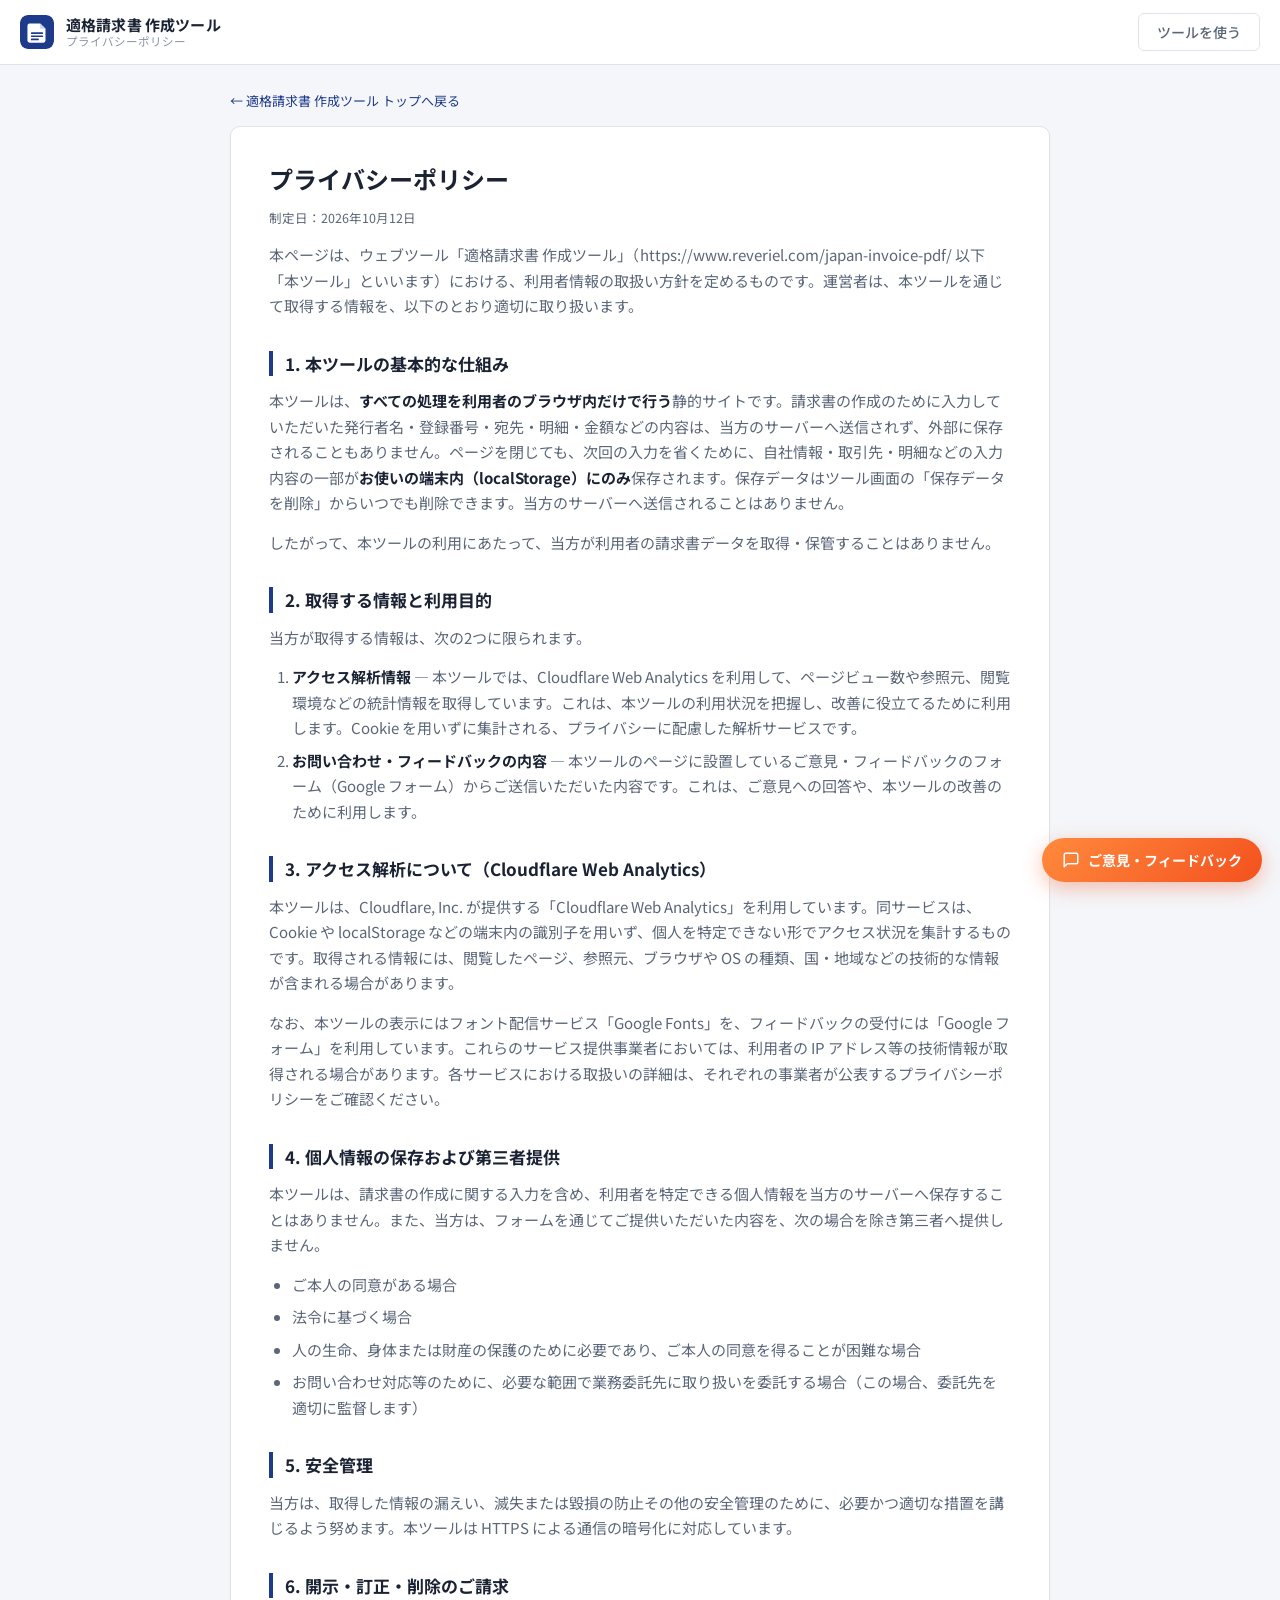
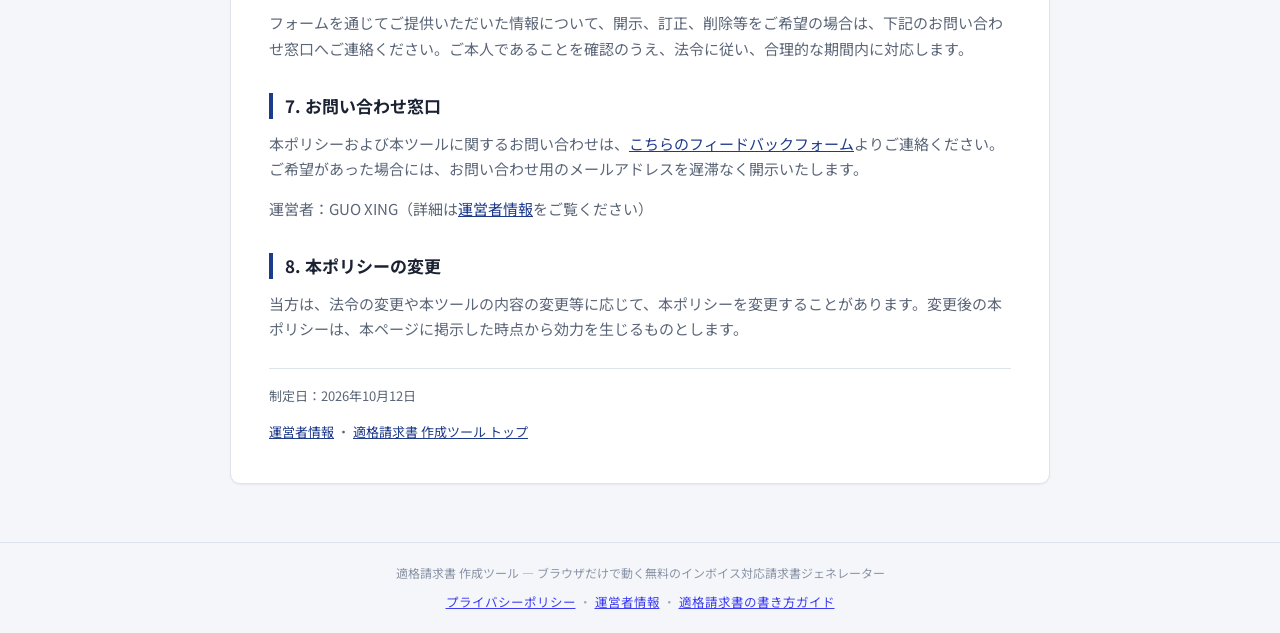
<file: privacy.html>
<!DOCTYPE html>
<html lang="ja">
<head>
<meta charset="UTF-8">
<meta name="viewport" content="width=device-width, initial-scale=1">
<title>プライバシーポリシー｜適格請求書 作成ツール</title>
<meta name="description" content="適格請求書 作成ツール（japan-invoice-pdf）のプライバシーポリシーです。入力内容をサーバーに送信しない方針、Cloudflare Web Analytics によるアクセス解析、お問い合わせフォームの取扱いについて記載しています。">
<meta name="robots" content="index, follow">
<link rel="canonical" href="https://www.reveriel.com/japan-invoice-pdf/privacy.html">
<meta property="og:type" content="website">
<meta property="og:title" content="プライバシーポリシー｜適格請求書 作成ツール">
<meta property="og:description" content="入力内容をサーバーに送信しない方針、アクセス解析、お問い合わせの取扱いについて。">
<meta property="og:locale" content="ja_JP">
<meta property="og:url" content="https://www.reveriel.com/japan-invoice-pdf/privacy.html">
<meta property="og:image" content="https://www.reveriel.com/japan-invoice-pdf/og-image.png">
<meta name="twitter:card" content="summary_large_image">
<meta name="twitter:image" content="https://www.reveriel.com/japan-invoice-pdf/og-image.png">
<link rel="icon" href="data:image/svg+xml,%3Csvg xmlns='http://www.w3.org/2000/svg' viewBox='0 0 32 32'%3E%3Crect width='32' height='32' rx='7' fill='%231e3a8a'/%3E%3Cpath d='M9 8h10l5 5v11a2 2 0 0 1-2 2H9a2 2 0 0 1-2-2V10a2 2 0 0 1 2-2z' fill='%23ffffff'/%3E%3Cpath d='M19 8v5h5' fill='%23c7d2fe'/%3E%3Cg stroke='%231e3a8a' stroke-width='1.6' stroke-linecap='round'%3E%3Cpath d='M11 17h10M11 20h10M11 23h6'/%3E%3C/g%3E%3C/svg%3E">
<link rel="preconnect" href="https://fonts.googleapis.com">
<link rel="preconnect" href="https://fonts.gstatic.com" crossorigin>
<link href="https://fonts.googleapis.com/css2?family=Noto+Sans+JP:wght@400;500;700&display=swap" rel="stylesheet">
<link rel="stylesheet" href="style.css">
<link rel="stylesheet" href="legal.css">
<!-- Cloudflare Web Analytics --><script type='module' src='https://static.cloudflareinsights.com/beacon.min.js' data-cf-beacon='{"token": "6fc01bf3ac5e457ba1bd16b91e5b653e"}'></script><!-- End Cloudflare Web Analytics -->
<script type="application/ld+json">
{
  "@context": "https://schema.org",
  "@graph": [
    {
      "@type": "WebPage",
      "name": "プライバシーポリシー",
      "url": "https://www.reveriel.com/japan-invoice-pdf/privacy.html",
      "inLanguage": "ja",
      "description": "適格請求書 作成ツールのプライバシーポリシー。入力内容をサーバーに送信しない方針、アクセス解析、お問い合わせの取扱いについて。",
      "isPartOf": { "@type": "WebSite", "name": "適格請求書 作成ツール", "url": "https://www.reveriel.com/japan-invoice-pdf/" }
    },
    {
      "@type": "BreadcrumbList",
      "itemListElement": [
        { "@type": "ListItem", "position": 1, "name": "適格請求書 作成ツール", "item": "https://www.reveriel.com/japan-invoice-pdf/" },
        { "@type": "ListItem", "position": 2, "name": "プライバシーポリシー", "item": "https://www.reveriel.com/japan-invoice-pdf/privacy.html" }
      ]
    }
  ]
}
</script>
</head>
<body>

<header class="site-header no-print">
  <div class="wrap header-inner">
    <a class="brand" href="https://www.reveriel.com/japan-invoice-pdf/" style="text-decoration:none;color:inherit;">
      <svg class="brand-mark" viewBox="0 0 32 32" aria-hidden="true">
        <rect width="32" height="32" rx="7" fill="currentColor"/>
        <path d="M9 8h10l5 5v11a2 2 0 0 1-2 2H9a2 2 0 0 1-2-2V10a2 2 0 0 1 2-2z" fill="#fff"/>
        <path d="M19 8v5h5" fill="#c7d2fe"/>
        <g stroke="currentColor" stroke-width="1.6" stroke-linecap="round">
          <path d="M11 17h10M11 20h10M11 23h6"/>
        </g>
      </svg>
      <div class="brand-text">
        <strong>適格請求書 作成ツール</strong>
        <span>プライバシーポリシー</span>
      </div>
    </a>
    <div class="header-actions">
      <a class="btn btn-ghost" href="https://www.reveriel.com/japan-invoice-pdf/">ツールを使う</a>
    </div>
  </div>
</header>

<main class="legal-page">
  <div class="wrap">
    <div class="legal-col">
      <a class="legal-back no-print" href="https://www.reveriel.com/japan-invoice-pdf/">← 適格請求書 作成ツール トップへ戻る</a>

      <article class="legal">
        <h1>プライバシーポリシー</h1>
        <p class="legal-meta">制定日：2026年10月12日</p>

        <p>
          本ページは、ウェブツール「適格請求書 作成ツール」（https://www.reveriel.com/japan-invoice-pdf/ 以下「本ツール」といいます）における、利用者情報の取扱い方針を定めるものです。運営者は、本ツールを通じて取得する情報を、以下のとおり適切に取り扱います。
        </p>

        <h2>1. 本ツールの基本的な仕組み</h2>
        <p>
          本ツールは、<strong>すべての処理を利用者のブラウザ内だけで行う</strong>静的サイトです。請求書の作成のために入力していただいた発行者名・登録番号・宛先・明細・金額などの内容は、当方のサーバーへ送信されず、外部に保存されることもありません。ページを閉じても、次回の入力を省くために、自社情報・取引先・明細などの入力内容の一部が<strong>お使いの端末内（localStorage）にのみ</strong>保存されます。保存データはツール画面の「保存データを削除」からいつでも削除できます。当方のサーバーへ送信されることはありません。
        </p>
        <p>
          したがって、本ツールの利用にあたって、当方が利用者の請求書データを取得・保管することはありません。
        </p>

        <h2>2. 取得する情報と利用目的</h2>
        <p>当方が取得する情報は、次の2つに限られます。</p>
        <ol>
          <li><strong>アクセス解析情報</strong> — 本ツールでは、Cloudflare Web Analytics を利用して、ページビュー数や参照元、閲覧環境などの統計情報を取得しています。これは、本ツールの利用状況を把握し、改善に役立てるために利用します。Cookie を用いずに集計される、プライバシーに配慮した解析サービスです。</li>
          <li><strong>お問い合わせ・フィードバックの内容</strong> — 本ツールのページに設置しているご意見・フィードバックのフォーム（Google フォーム）からご送信いただいた内容です。これは、ご意見への回答や、本ツールの改善のために利用します。</li>
        </ol>

        <h2>3. アクセス解析について（Cloudflare Web Analytics）</h2>
        <p>
          本ツールは、Cloudflare, Inc. が提供する「Cloudflare Web Analytics」を利用しています。同サービスは、Cookie や localStorage などの端末内の識別子を用いず、個人を特定できない形でアクセス状況を集計するものです。取得される情報には、閲覧したページ、参照元、ブラウザや OS の種類、国・地域などの技術的な情報が含まれる場合があります。
        </p>
        <p>
          なお、本ツールの表示にはフォント配信サービス「Google Fonts」を、フィードバックの受付には「Google フォーム」を利用しています。これらのサービス提供事業者においては、利用者の IP アドレス等の技術情報が取得される場合があります。各サービスにおける取扱いの詳細は、それぞれの事業者が公表するプライバシーポリシーをご確認ください。
        </p>

        <h2>4. 個人情報の保存および第三者提供</h2>
        <p>
          本ツールは、請求書の作成に関する入力を含め、利用者を特定できる個人情報を当方のサーバーへ保存することはありません。また、当方は、フォームを通じてご提供いただいた内容を、次の場合を除き第三者へ提供しません。
        </p>
        <ul>
          <li>ご本人の同意がある場合</li>
          <li>法令に基づく場合</li>
          <li>人の生命、身体または財産の保護のために必要であり、ご本人の同意を得ることが困難な場合</li>
          <li>お問い合わせ対応等のために、必要な範囲で業務委託先に取り扱いを委託する場合（この場合、委託先を適切に監督します）</li>
        </ul>

        <h2>5. 安全管理</h2>
        <p>
          当方は、取得した情報の漏えい、滅失または毀損の防止その他の安全管理のために、必要かつ適切な措置を講じるよう努めます。本ツールは HTTPS による通信の暗号化に対応しています。
        </p>

        <h2>6. 開示・訂正・削除のご請求</h2>
        <p>
          フォームを通じてご提供いただいた情報について、開示、訂正、削除等をご希望の場合は、下記のお問い合わせ窓口へご連絡ください。ご本人であることを確認のうえ、法令に従い、合理的な期間内に対応します。
        </p>

        <h2>7. お問い合わせ窓口</h2>
        <p>
          本ポリシーおよび本ツールに関するお問い合わせは、<a href="https://docs.google.com/forms/d/e/1FAIpQLSfHGUfgAlViT3TFiVtJi_EpJ4ioUpd9oGyaJ7rehEV-gBH_PA/viewform?usp=pp_url&amp;entry.1745177199=%E9%81%A9%E6%A0%BC%E8%AB%8B%E6%B1%82%E6%9B%B8PDF" target="_blank" rel="noopener">こちらのフィードバックフォーム</a>よりご連絡ください。ご希望があった場合には、お問い合わせ用のメールアドレスを遅滞なく開示いたします。
        </p>
        <p>
          運営者：GUO XING（詳細は<a href="company.html">運営者情報</a>をご覧ください）
        </p>

        <h2>8. 本ポリシーの変更</h2>
        <p>
          当方は、法令の変更や本ツールの内容の変更等に応じて、本ポリシーを変更することがあります。変更後の本ポリシーは、本ページに掲示した時点から効力を生じるものとします。
        </p>

        <div class="legal-contact">
          <p>制定日：2026年10月12日</p>
          <p class="legal-nav"><a href="company.html">運営者情報</a> ・ <a href="https://www.reveriel.com/japan-invoice-pdf/">適格請求書 作成ツール トップ</a></p>
        </div>
      </article>
    </div>
  </div>
</main>

<footer class="site-footer no-print">
  <div class="wrap">
    <p>適格請求書 作成ツール — ブラウザだけで動く無料のインボイス対応請求書ジェネレーター</p>
    <p style="margin-top:8px;font-size:12.5px;opacity:.75;"><a href="https://www.reveriel.com/japan-invoice-pdf/privacy.html">プライバシーポリシー</a> ・ <a href="https://www.reveriel.com/japan-invoice-pdf/company.html">運営者情報</a> ・ <a href="https://www.reveriel.com/japan-invoice-pdf/kakikata.html">適格請求書の書き方ガイド</a></p>
  </div>
</footer>

<!-- フィードバックFAB（右下固定） -->
<a href="https://docs.google.com/forms/d/e/1FAIpQLSfHGUfgAlViT3TFiVtJi_EpJ4ioUpd9oGyaJ7rehEV-gBH_PA/viewform?usp=pp_url&amp;entry.1745177199=%E9%81%A9%E6%A0%BC%E8%AB%8B%E6%B1%82%E6%9B%B8PDF" target="_blank" rel="noopener" class="feedback-fab" aria-label="ご意見・フィードバックを送る">
  <svg viewBox="0 0 24 24" fill="none" stroke="currentColor" stroke-width="2" stroke-linecap="round" stroke-linejoin="round" aria-hidden="true"><path d="M21 15a2 2 0 0 1-2 2H7l-4 4V5a2 2 0 0 1 2-2h14a2 2 0 0 1 2 2z"/></svg>
  <span>ご意見・フィードバック</span>
</a>
</body>
</html>
</file>
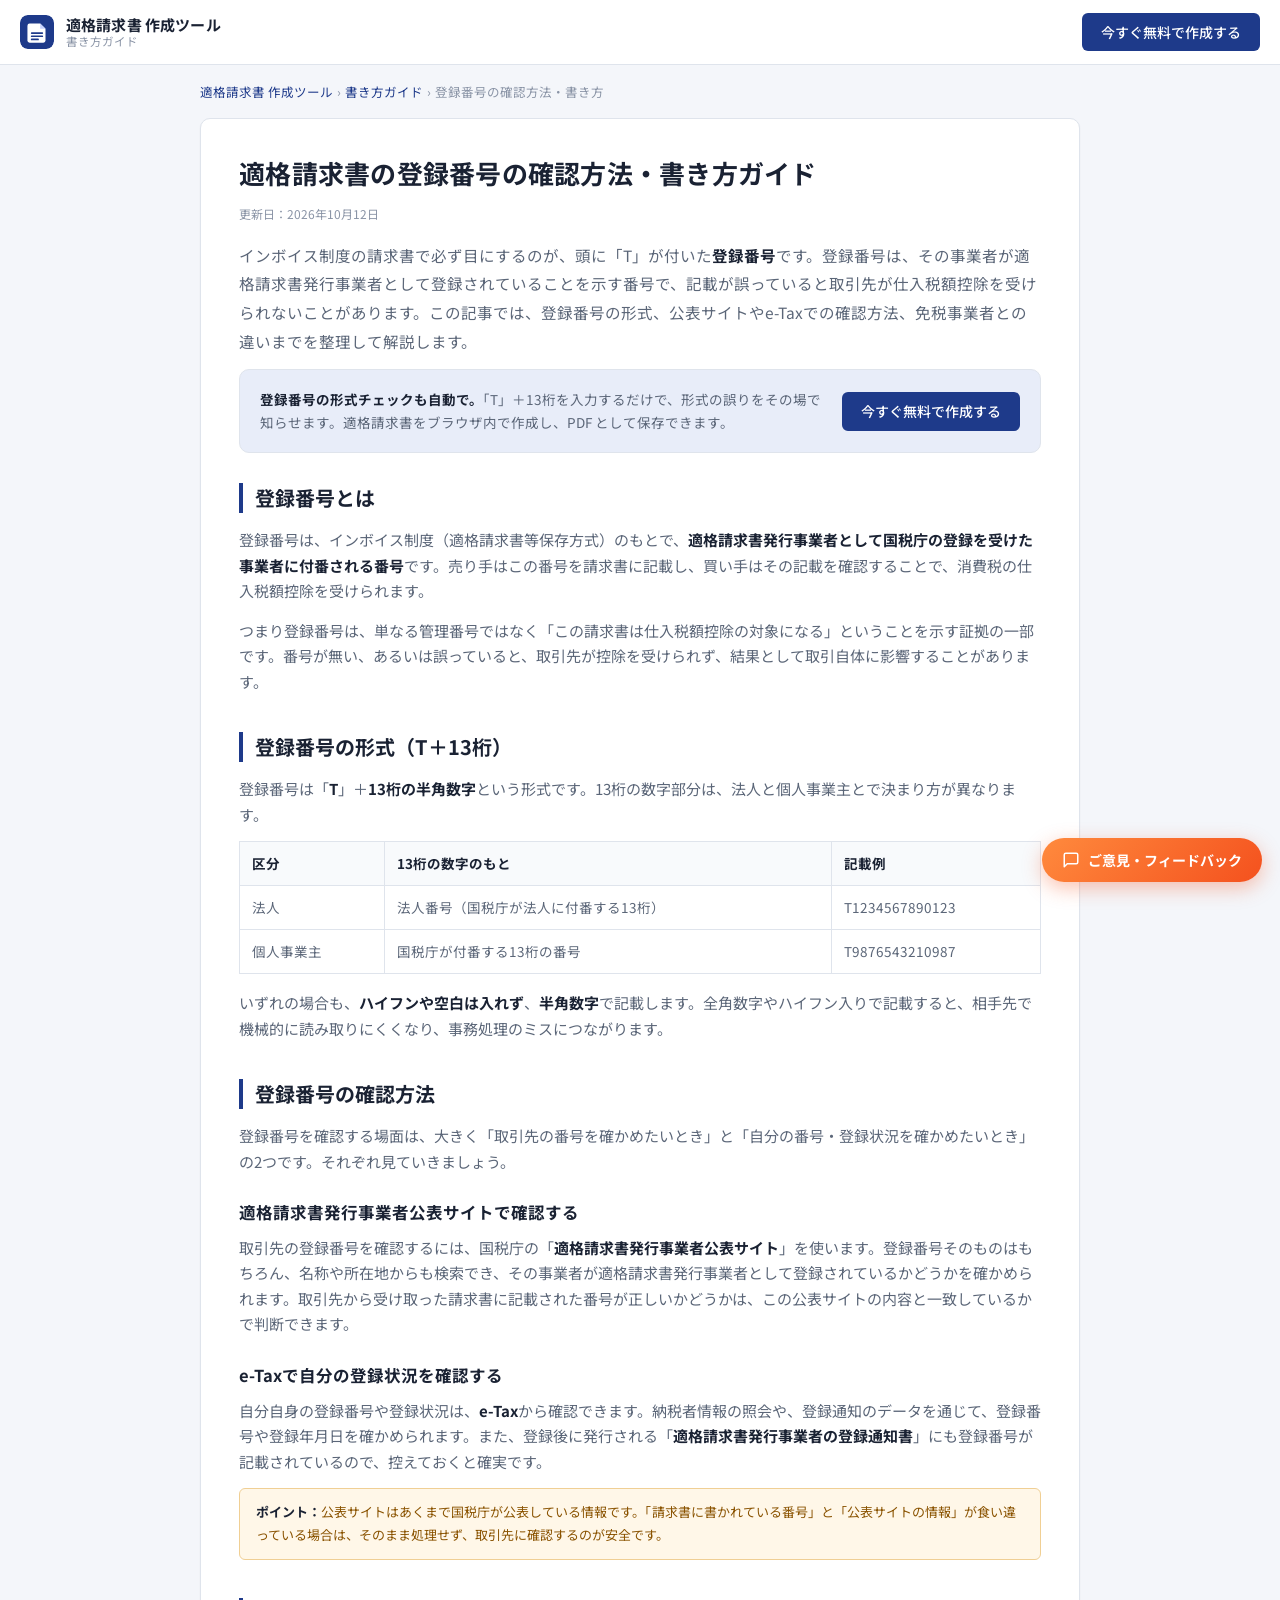
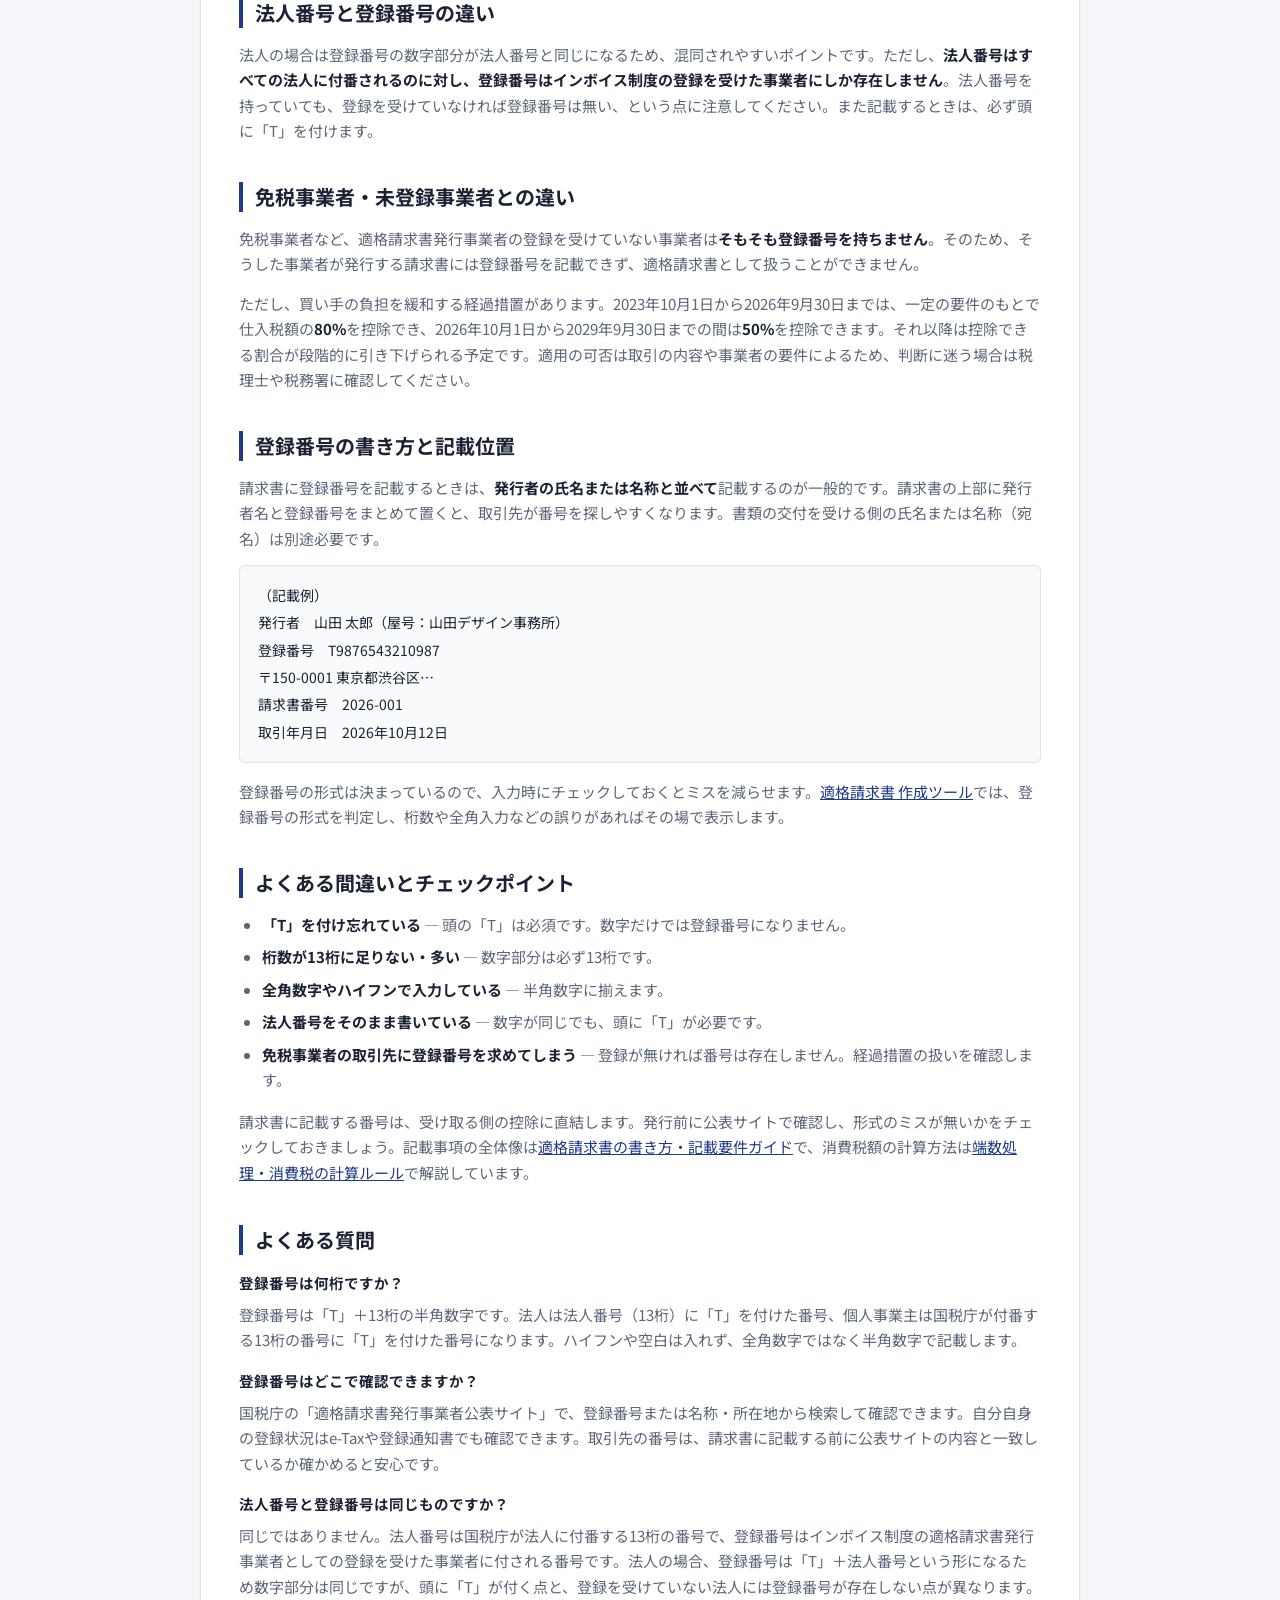
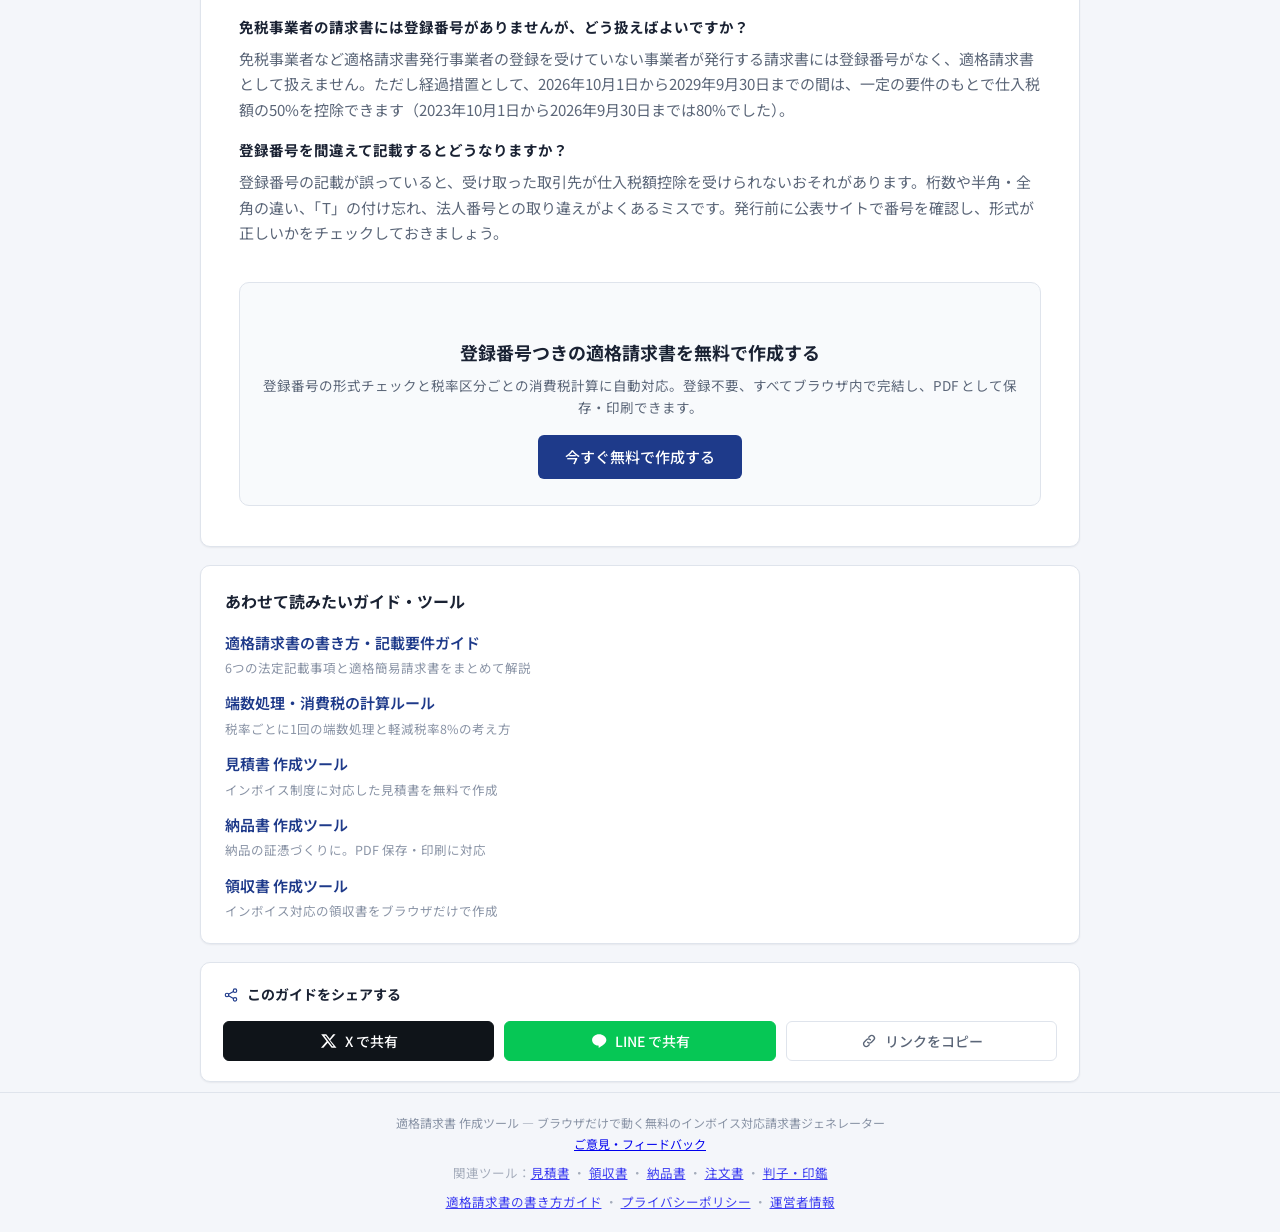
<file: toroku-bango.html>
<!DOCTYPE html>
<html lang="ja">
<head>
<meta charset="UTF-8">
<meta name="viewport" content="width=device-width, initial-scale=1">
<title>適格請求書の登録番号の確認方法・書き方ガイド｜T＋13桁・公表サイト・e-Tax</title>
<meta name="description" content="適格請求書に記載する登録番号（T＋13桁）の意味と書き方、国税庁「適格請求書発行事業者公表サイト」やe-Taxでの確認方法、法人番号との違い、免税事業者・未登録事業者との違いと経過措置までをまとめて解説します。">
<meta name="keywords" content="適格請求書 登録番号,登録番号 確認方法,T+13桁,適格請求書発行事業者公表サイト,e-Tax 登録番号,免税事業者 インボイス">
<meta name="robots" content="index, follow">
<link rel="canonical" href="https://www.reveriel.com/japan-invoice-pdf/toroku-bango.html">
<meta property="og:type" content="article">
<meta property="og:title" content="適格請求書の登録番号の確認方法・書き方ガイド｜T＋13桁・公表サイト・e-Tax">
<meta property="og:description" content="登録番号（T＋13桁）の書き方、公表サイトやe-Taxでの確認方法、免税事業者との違いと経過措置を解説します。">
<meta property="og:locale" content="ja_JP">
<meta property="og:url" content="https://www.reveriel.com/japan-invoice-pdf/toroku-bango.html">
<meta property="og:image" content="https://www.reveriel.com/japan-invoice-pdf/og-image.png">
<meta property="og:image:width" content="1200">
<meta property="og:image:height" content="630">
<meta name="twitter:card" content="summary_large_image">
<meta name="twitter:image" content="https://www.reveriel.com/japan-invoice-pdf/og-image.png">
<link rel="icon" href="data:image/svg+xml,%3Csvg xmlns='http://www.w3.org/2000/svg' viewBox='0 0 32 32'%3E%3Crect width='32' height='32' rx='7' fill='%231e3a8a'/%3E%3Cpath d='M9 8h10l5 5v11a2 2 0 0 1-2 2H9a2 2 0 0 1-2-2V10a2 2 0 0 1 2-2z' fill='%23ffffff'/%3E%3Cpath d='M19 8v5h5' fill='%23c7d2fe'/%3E%3Cg stroke='%231e3a8a' stroke-width='1.6' stroke-linecap='round'%3E%3Cpath d='M11 17h10M11 20h10M11 23h6'/%3E%3C/g%3E%3C/svg%3E">
<link rel="preconnect" href="https://fonts.googleapis.com">
<link rel="preconnect" href="https://fonts.gstatic.com" crossorigin>
<link href="https://fonts.googleapis.com/css2?family=Noto+Sans+JP:wght@400;500;700&display=swap" rel="stylesheet">
<link rel="stylesheet" href="style.css">
<link rel="stylesheet" href="guide.css">
<!-- Cloudflare Web Analytics --><script type='module' src='https://static.cloudflareinsights.com/beacon.min.js' data-cf-beacon='{"token": "6fc01bf3ac5e457ba1bd16b91e5b653e"}'></script><!-- End Cloudflare Web Analytics -->
<script type="application/ld+json">
{
  "@context": "https://schema.org",
  "@graph": [
    {
      "@type": "Article",
      "headline": "適格請求書の登録番号の確認方法・書き方ガイド",
      "description": "登録番号（T＋13桁）の意味と書き方、国税庁「適格請求書発行事業者公表サイト」やe-Taxでの確認方法、法人番号との違い、免税事業者・未登録事業者との違いと経過措置を解説します。",
      "inLanguage": "ja",
      "datePublished": "2026-10-12",
      "dateModified": "2026-10-12",
      "author": { "@type": "Organization", "name": "Reveriel" },
      "publisher": { "@type": "Organization", "name": "Reveriel" },
      "mainEntityOfPage": { "@type": "WebPage", "@id": "https://www.reveriel.com/japan-invoice-pdf/toroku-bango.html" },
      "image": "https://www.reveriel.com/japan-invoice-pdf/og-image.png"
    },
    {
      "@type": "BreadcrumbList",
      "itemListElement": [
        { "@type": "ListItem", "position": 1, "name": "適格請求書 作成ツール", "item": "https://www.reveriel.com/japan-invoice-pdf/" },
        { "@type": "ListItem", "position": 2, "name": "書き方ガイド", "item": "https://www.reveriel.com/japan-invoice-pdf/kakikata.html" },
        { "@type": "ListItem", "position": 3, "name": "登録番号の確認方法・書き方ガイド", "item": "https://www.reveriel.com/japan-invoice-pdf/toroku-bango.html" }
      ]
    },
    {
      "@type": "FAQPage",
      "mainEntity": [
        {
          "@type": "Question",
          "name": "登録番号は何桁ですか？",
          "acceptedAnswer": {
            "@type": "Answer",
            "text": "登録番号は「T」＋13桁の半角数字です。法人は法人番号（13桁）に「T」を付けた番号、個人事業主は国税庁が付番する13桁の番号に「T」を付けた番号になります。ハイフンや空白は入れず、全角数字ではなく半角数字で記載します。"
          }
        },
        {
          "@type": "Question",
          "name": "登録番号はどこで確認できますか？",
          "acceptedAnswer": {
            "@type": "Answer",
            "text": "国税庁の「適格請求書発行事業者公表サイト」で、登録番号または名称・所在地から検索して確認できます。自分自身の登録状況はe-Taxや登録通知書でも確認できます。取引先の番号は、請求書に記載する前に公表サイトの内容と一致しているか確かめると安心です。"
          }
        },
        {
          "@type": "Question",
          "name": "法人番号と登録番号は同じものですか？",
          "acceptedAnswer": {
            "@type": "Answer",
            "text": "同じではありません。法人番号は国税庁が法人に付番する13桁の番号で、登録番号はインボイス制度の適格請求書発行事業者としての登録を受けた事業者に付される番号です。法人の場合、登録番号は「T」＋法人番号という形になるため数字部分は同じですが、頭に「T」が付く点と、登録を受けていない法人には登録番号が存在しない点が異なります。"
          }
        },
        {
          "@type": "Question",
          "name": "免税事業者の請求書には登録番号がありませんが、どう扱えばよいですか？",
          "acceptedAnswer": {
            "@type": "Answer",
            "text": "免税事業者など適格請求書発行事業者の登録を受けていない事業者が発行する請求書には登録番号がなく、適格請求書として扱えません。ただし経過措置として、2026年10月1日から2029年9月30日までの間は、一定の要件のもとで仕入税額の50%を控除できます（2023年10月1日から2026年9月30日までは80%でした）。"
          }
        },
        {
          "@type": "Question",
          "name": "登録番号を間違えて記載するとどうなりますか？",
          "acceptedAnswer": {
            "@type": "Answer",
            "text": "登録番号の記載が誤っていると、受け取った取引先が仕入税額控除を受けられないおそれがあります。桁数や半角・全角の違い、「T」の付け忘れ、法人番号との取り違えがよくあるミスです。発行前に公表サイトで番号を確認し、形式が正しいかをチェックしておきましょう。"
          }
        }
      ]
    }
  ]
}
</script>
</head>
<body>

<header class="site-header no-print">
  <div class="wrap header-inner">
    <a class="brand" href="https://www.reveriel.com/japan-invoice-pdf/" style="text-decoration:none;color:inherit;">
      <svg class="brand-mark" viewBox="0 0 32 32" aria-hidden="true">
        <rect width="32" height="32" rx="7" fill="currentColor"/>
        <path d="M9 8h10l5 5v11a2 2 0 0 1-2 2H9a2 2 0 0 1-2-2V10a2 2 0 0 1 2-2z" fill="#fff"/>
        <path d="M19 8v5h5" fill="#c7d2fe"/>
        <g stroke="currentColor" stroke-width="1.6" stroke-linecap="round">
          <path d="M11 17h10M11 20h10M11 23h6"/>
        </g>
      </svg>
      <div class="brand-text">
        <strong>適格請求書 作成ツール</strong>
        <span>書き方ガイド</span>
      </div>
    </a>
    <div class="header-actions">
      <a class="btn btn-primary" href="https://www.reveriel.com/japan-invoice-pdf/">今すぐ無料で作成する</a>
    </div>
  </div>
</header>

<main class="wrap">
  <div class="guide-col">

    <nav class="breadcrumb no-print" aria-label="パンくず">
      <ol>
        <li><a href="https://www.reveriel.com/japan-invoice-pdf/">適格請求書 作成ツール</a></li>
        <li><a href="https://www.reveriel.com/japan-invoice-pdf/kakikata.html">書き方ガイド</a></li>
        <li aria-current="page">登録番号の確認方法・書き方</li>
      </ol>
    </nav>

    <article class="guide">
      <h1>適格請求書の登録番号の確認方法・書き方ガイド</h1>
      <p class="guide-meta">更新日：2026年10月12日</p>
      <p class="guide-lead">
        インボイス制度の請求書で必ず目にするのが、頭に「T」が付いた<strong>登録番号</strong>です。登録番号は、その事業者が適格請求書発行事業者として登録されていることを示す番号で、記載が誤っていると取引先が仕入税額控除を受けられないことがあります。この記事では、登録番号の形式、公表サイトやe-Taxでの確認方法、免税事業者との違いまでを整理して解説します。
      </p>

      <div class="guide-cta-box">
        <p><strong>登録番号の形式チェックも自動で。</strong>「T」＋13桁を入力するだけで、形式の誤りをその場で知らせます。適格請求書をブラウザ内で作成し、PDF として保存できます。</p>
        <a class="btn btn-primary" href="https://www.reveriel.com/japan-invoice-pdf/">今すぐ無料で作成する</a>
      </div>

      <h2>登録番号とは</h2>
      <p>
        登録番号は、インボイス制度（適格請求書等保存方式）のもとで、<strong>適格請求書発行事業者として国税庁の登録を受けた事業者に付番される番号</strong>です。売り手はこの番号を請求書に記載し、買い手はその記載を確認することで、消費税の仕入税額控除を受けられます。
      </p>
      <p>
        つまり登録番号は、単なる管理番号ではなく「この請求書は仕入税額控除の対象になる」ということを示す証拠の一部です。番号が無い、あるいは誤っていると、取引先が控除を受けられず、結果として取引自体に影響することがあります。
      </p>

      <h2>登録番号の形式（T＋13桁）</h2>
      <p>
        登録番号は「<strong>T</strong>」＋<strong>13桁の半角数字</strong>という形式です。13桁の数字部分は、法人と個人事業主とで決まり方が異なります。
      </p>
      <table class="guide-table">
        <thead>
          <tr><th>区分</th><th>13桁の数字のもと</th><th>記載例</th></tr>
        </thead>
        <tbody>
          <tr><td>法人</td><td>法人番号（国税庁が法人に付番する13桁）</td><td>T1234567890123</td></tr>
          <tr><td>個人事業主</td><td>国税庁が付番する13桁の番号</td><td>T9876543210987</td></tr>
        </tbody>
      </table>
      <p>
        いずれの場合も、<strong>ハイフンや空白は入れず</strong>、<strong>半角数字</strong>で記載します。全角数字やハイフン入りで記載すると、相手先で機械的に読み取りにくくなり、事務処理のミスにつながります。
      </p>

      <h2>登録番号の確認方法</h2>
      <p>登録番号を確認する場面は、大きく「取引先の番号を確かめたいとき」と「自分の番号・登録状況を確かめたいとき」の2つです。それぞれ見ていきましょう。</p>

      <h3>適格請求書発行事業者公表サイトで確認する</h3>
      <p>
        取引先の登録番号を確認するには、国税庁の「<strong>適格請求書発行事業者公表サイト</strong>」を使います。登録番号そのものはもちろん、名称や所在地からも検索でき、その事業者が適格請求書発行事業者として登録されているかどうかを確かめられます。取引先から受け取った請求書に記載された番号が正しいかどうかは、この公表サイトの内容と一致しているかで判断できます。
      </p>

      <h3>e-Taxで自分の登録状況を確認する</h3>
      <p>
        自分自身の登録番号や登録状況は、<strong>e-Tax</strong>から確認できます。納税者情報の照会や、登録通知のデータを通じて、登録番号や登録年月日を確かめられます。また、登録後に発行される「<strong>適格請求書発行事業者の登録通知書</strong>」にも登録番号が記載されているので、控えておくと確実です。
      </p>
      <div class="guide-note">
        <strong>ポイント：</strong>公表サイトはあくまで国税庁が公表している情報です。「請求書に書かれている番号」と「公表サイトの情報」が食い違っている場合は、そのまま処理せず、取引先に確認するのが安全です。
      </div>

      <h2>法人番号と登録番号の違い</h2>
      <p>
        法人の場合は登録番号の数字部分が法人番号と同じになるため、混同されやすいポイントです。ただし、<strong>法人番号はすべての法人に付番されるのに対し、登録番号はインボイス制度の登録を受けた事業者にしか存在しません</strong>。法人番号を持っていても、登録を受けていなければ登録番号は無い、という点に注意してください。また記載するときは、必ず頭に「T」を付けます。
      </p>

      <h2>免税事業者・未登録事業者との違い</h2>
      <p>
        免税事業者など、適格請求書発行事業者の登録を受けていない事業者は<strong>そもそも登録番号を持ちません</strong>。そのため、そうした事業者が発行する請求書には登録番号を記載できず、適格請求書として扱うことができません。
      </p>
      <p>
        ただし、買い手の負担を緩和する経過措置があります。2023年10月1日から2026年9月30日までは、一定の要件のもとで仕入税額の<strong>80%</strong>を控除でき、2026年10月1日から2029年9月30日までの間は<strong>50%</strong>を控除できます。それ以降は控除できる割合が段階的に引き下げられる予定です。適用の可否は取引の内容や事業者の要件によるため、判断に迷う場合は税理士や税務署に確認してください。
      </p>

      <h2>登録番号の書き方と記載位置</h2>
      <p>
        請求書に登録番号を記載するときは、<strong>発行者の氏名または名称と並べて</strong>記載するのが一般的です。請求書の上部に発行者名と登録番号をまとめて置くと、取引先が番号を探しやすくなります。書類の交付を受ける側の氏名または名称（宛名）は別途必要です。
      </p>
      <div class="guide-example">（記載例）
発行者　山田 太郎（屋号：山田デザイン事務所）
登録番号　T9876543210987
〒150-0001 東京都渋谷区…
請求書番号　2026-001
取引年月日　2026年10月12日</div>
      <p>
        登録番号の形式は決まっているので、入力時にチェックしておくとミスを減らせます。<a href="https://www.reveriel.com/japan-invoice-pdf/">適格請求書 作成ツール</a>では、登録番号の形式を判定し、桁数や全角入力などの誤りがあればその場で表示します。
      </p>

      <h2>よくある間違いとチェックポイント</h2>
      <ul>
        <li><strong>「T」を付け忘れている</strong> — 頭の「T」は必須です。数字だけでは登録番号になりません。</li>
        <li><strong>桁数が13桁に足りない・多い</strong> — 数字部分は必ず13桁です。</li>
        <li><strong>全角数字やハイフンで入力している</strong> — 半角数字に揃えます。</li>
        <li><strong>法人番号をそのまま書いている</strong> — 数字が同じでも、頭に「T」が必要です。</li>
        <li><strong>免税事業者の取引先に登録番号を求めてしまう</strong> — 登録が無ければ番号は存在しません。経過措置の扱いを確認します。</li>
      </ul>
      <p>
        請求書に記載する番号は、受け取る側の控除に直結します。発行前に公表サイトで確認し、形式のミスが無いかをチェックしておきましょう。記載事項の全体像は<a href="https://www.reveriel.com/japan-invoice-pdf/kakikata.html">適格請求書の書き方・記載要件ガイド</a>で、消費税額の計算方法は<a href="https://www.reveriel.com/japan-invoice-pdf/hasuu.html">端数処理・消費税の計算ルール</a>で解説しています。
      </p>

      <section class="guide-faq" aria-labelledby="faqTitle">
        <h2 id="faqTitle">よくある質問</h2>
        <dl>
          <dt>登録番号は何桁ですか？</dt>
          <dd>登録番号は「T」＋13桁の半角数字です。法人は法人番号（13桁）に「T」を付けた番号、個人事業主は国税庁が付番する13桁の番号に「T」を付けた番号になります。ハイフンや空白は入れず、全角数字ではなく半角数字で記載します。</dd>

          <dt>登録番号はどこで確認できますか？</dt>
          <dd>国税庁の「適格請求書発行事業者公表サイト」で、登録番号または名称・所在地から検索して確認できます。自分自身の登録状況はe-Taxや登録通知書でも確認できます。取引先の番号は、請求書に記載する前に公表サイトの内容と一致しているか確かめると安心です。</dd>

          <dt>法人番号と登録番号は同じものですか？</dt>
          <dd>同じではありません。法人番号は国税庁が法人に付番する13桁の番号で、登録番号はインボイス制度の適格請求書発行事業者としての登録を受けた事業者に付される番号です。法人の場合、登録番号は「T」＋法人番号という形になるため数字部分は同じですが、頭に「T」が付く点と、登録を受けていない法人には登録番号が存在しない点が異なります。</dd>

          <dt>免税事業者の請求書には登録番号がありませんが、どう扱えばよいですか？</dt>
          <dd>免税事業者など適格請求書発行事業者の登録を受けていない事業者が発行する請求書には登録番号がなく、適格請求書として扱えません。ただし経過措置として、2026年10月1日から2029年9月30日までの間は、一定の要件のもとで仕入税額の50%を控除できます（2023年10月1日から2026年9月30日までは80%でした）。</dd>

          <dt>登録番号を間違えて記載するとどうなりますか？</dt>
          <dd>登録番号の記載が誤っていると、受け取った取引先が仕入税額控除を受けられないおそれがあります。桁数や半角・全角の違い、「T」の付け忘れ、法人番号との取り違えがよくあるミスです。発行前に公表サイトで番号を確認し、形式が正しいかをチェックしておきましょう。</dd>
        </dl>
      </section>

      <div class="guide-cta-foot">
        <h2>登録番号つきの適格請求書を無料で作成する</h2>
        <p>登録番号の形式チェックと税率区分ごとの消費税計算に自動対応。登録不要、すべてブラウザ内で完結し、PDF として保存・印刷できます。</p>
        <a class="btn btn-primary" href="https://www.reveriel.com/japan-invoice-pdf/">今すぐ無料で作成する</a>
      </div>
    </article>

    <section class="guide-related no-print" aria-labelledby="relTitle">
      <h2 id="relTitle">あわせて読みたいガイド・ツール</h2>
      <ul>
        <li><a href="https://www.reveriel.com/japan-invoice-pdf/kakikata.html">適格請求書の書き方・記載要件ガイド<span class="rel-desc">6つの法定記載事項と適格簡易請求書をまとめて解説</span></a></li>
        <li><a href="https://www.reveriel.com/japan-invoice-pdf/hasuu.html">端数処理・消費税の計算ルール<span class="rel-desc">税率ごとに1回の端数処理と軽減税率8%の考え方</span></a></li>
        <li><a href="https://www.reveriel.com/mitsumori-pdf/">見積書 作成ツール<span class="rel-desc">インボイス制度に対応した見積書を無料で作成</span></a></li>
        <li><a href="https://www.reveriel.com/nohinsho-pdf/">納品書 作成ツール<span class="rel-desc">納品の証憑づくりに。PDF 保存・印刷に対応</span></a></li>
        <li><a href="https://www.reveriel.com/ryoshusho-pdf/">領収書 作成ツール<span class="rel-desc">インボイス対応の領収書をブラウザだけで作成</span></a></li>
      </ul>
    </section>

    <section class="share-block no-print" id="shareBlock" aria-label="share">
      <p class="share-block-title">
        <svg viewBox="0 0 24 24" fill="none" stroke="currentColor" stroke-width="1.7" stroke-linecap="round" stroke-linejoin="round" aria-hidden="true"><circle cx="18" cy="5.5" r="2.6"/><circle cx="6" cy="12" r="2.6"/><circle cx="18" cy="18.5" r="2.6"/><path d="M8.3 10.8 15.7 6.7M8.3 13.2l7.4 4.1"/></svg>
        このガイドをシェアする
      </p>
      <div class="share-row">
        <a class="btn share-btn share-x" id="shareXLink" target="_blank" rel="noopener noreferrer"
           href="https://twitter.com/intent/tweet?text=%E9%81%A9%E6%A0%BC%E8%AB%8B%E6%B1%82%E6%9B%B8%E3%81%AE%E7%99%BB%E9%8C%B2%E7%95%AA%E5%8F%B7%E3%81%AE%E7%A2%BA%E8%AA%8D%E6%96%B9%E6%B3%95%E3%83%BB%E6%9B%B8%E3%81%8D%E6%96%B9%E3%82%AC%E3%82%A4%E3%83%89&amp;url=https%3A%2F%2Fwww.reveriel.com%2Fjapan-invoice-pdf%2Ftoroku-bango.html">
          <svg class="share-logo" viewBox="0 0 24 24" fill="currentColor" aria-hidden="true"><path d="M17.53 3h3.24l-7.08 8.09L22 21h-6.52l-5.11-6.68L4.53 21H1.29l7.57-8.66L1.6 3h6.69l4.62 6.1L17.53 3Zm-1.14 16.06h1.8L7.7 4.85H5.77l10.62 14.21Z"/></svg>
          X で共有
        </a>
        <a class="btn share-btn share-line" id="shareLineLink" target="_blank" rel="noopener noreferrer"
           href="https://social-plugins.line.me/lineit/share?url=https%3A%2F%2Fwww.reveriel.com%2Fjapan-invoice-pdf%2Ftoroku-bango.html">
          <svg class="share-logo" viewBox="0 0 24 24" fill="currentColor" aria-hidden="true"><path d="M12 3C6.9 3 2.8 6.4 2.8 10.6c0 3.77 3.35 6.93 7.88 7.53.31.07.73.2.83.47.1.24.06.62.03.87l-.13.83c-.04.24-.19.94.82.51 1.01-.42 5.44-3.2 7.42-5.48 1.37-1.47 2.13-2.96 2.13-4.73C21.78 6.4 17.1 3 12 3Z"/></svg>
          LINE で共有
        </a>
        <button class="btn share-btn share-copy" id="shareCopyBtn" type="button" aria-label="リンクをコピー">
          <svg class="share-logo" viewBox="0 0 24 24" fill="none" stroke="currentColor" stroke-width="1.8" stroke-linecap="round" stroke-linejoin="round" aria-hidden="true"><path d="M10.2 13.7a3.6 3.6 0 0 0 5.1 0l2.9-2.9a3.6 3.6 0 0 0-5.1-5.1l-1.4 1.4"/><path d="M13.8 10.3a3.6 3.6 0 0 0-5.1 0l-2.9 2.9a3.6 3.6 0 0 0 5.1 5.1l1.4-1.4"/></svg>
          <span id="shareCopyLabel">リンクをコピー</span>
        </button>
      </div>
    </section>

  </div>
</main>

<footer class="site-footer no-print">
  <div class="wrap">
    <p>適格請求書 作成ツール — ブラウザだけで動く無料のインボイス対応請求書ジェネレーター</p>
    <p><a href="https://docs.google.com/forms/d/e/1FAIpQLSfHGUfgAlViT3TFiVtJi_EpJ4ioUpd9oGyaJ7rehEV-gBH_PA/viewform?usp=pp_url&amp;entry.1745177199=%E9%81%A9%E6%A0%BC%E8%AB%8B%E6%B1%82%E6%9B%B8PDF" target="_blank" rel="noopener">ご意見・フィードバック</a></p>
    <p style="margin-top:8px;font-size:12.5px;opacity:.75;">関連ツール：<a href="https://www.reveriel.com/mitsumori-pdf/">見積書</a> ・ <a href="https://www.reveriel.com/ryoshusho-pdf/">領収書</a> ・ <a href="https://www.reveriel.com/nohinsho-pdf/">納品書</a> ・ <a href="https://www.reveriel.com/chumonsho-pdf/">注文書</a> ・ <a href="https://www.reveriel.com/hanko-generator/">判子・印鑑</a></p>
    <p style="margin-top:8px;font-size:12.5px;opacity:.75;"><a href="https://www.reveriel.com/japan-invoice-pdf/kakikata.html">適格請求書の書き方ガイド</a> ・ <a href="https://www.reveriel.com/japan-invoice-pdf/privacy.html">プライバシーポリシー</a> ・ <a href="https://www.reveriel.com/japan-invoice-pdf/company.html">運営者情報</a></p>
  </div>
</footer>

<script>
/* このガイドのリンクをコピーする（要素が無いページでは何もしない） */
(function () {
  'use strict';
  var btn = document.getElementById('shareCopyBtn');
  if (!btn) return;
  var label = document.getElementById('shareCopyLabel');
  var pageUrl = 'https://www.reveriel.com/japan-invoice-pdf/toroku-bango.html';

  function fallbackCopy(text) {
    try {
      var ta = document.createElement('textarea');
      ta.value = text;
      ta.setAttribute('readonly', '');
      ta.style.cssText = 'position:absolute;left:-9999px;top:0';
      document.body.appendChild(ta);
      ta.select();
      var ok = document.execCommand('copy');
      document.body.removeChild(ta);
      return ok;
    } catch (e) { return false; }
  }

  btn.addEventListener('click', function () {
    var done = function (ok) {
      if (!label) return;
      var original = 'リンクをコピー';
      label.textContent = ok ? 'コピーしました' : 'コピーできませんでした';
      setTimeout(function () { label.textContent = original; }, 1800);
    };
    if (navigator.clipboard && window.isSecureContext) {
      navigator.clipboard.writeText(pageUrl).then(
        function () { done(true); },
        function () { done(fallbackCopy(pageUrl)); }
      );
    } else {
      done(fallbackCopy(pageUrl));
    }
  });
})();
</script>

<!-- フィードバックFAB（右下固定） -->
<a href="https://docs.google.com/forms/d/e/1FAIpQLSfHGUfgAlViT3TFiVtJi_EpJ4ioUpd9oGyaJ7rehEV-gBH_PA/viewform?usp=pp_url&amp;entry.1745177199=%E9%81%A9%E6%A0%BC%E8%AB%8B%E6%B1%82%E6%9B%B8PDF" target="_blank" rel="noopener" class="feedback-fab" aria-label="ご意見・フィードバックを送る">
  <svg viewBox="0 0 24 24" fill="none" stroke="currentColor" stroke-width="2" stroke-linecap="round" stroke-linejoin="round" aria-hidden="true"><path d="M21 15a2 2 0 0 1-2 2H7l-4 4V5a2 2 0 0 1 2-2h14a2 2 0 0 1 2 2z"/></svg>
  <span>ご意見・フィードバック</span>
</a>
</body>
</html>
</file>
<file: style.css>
/* =========================================================
   適格請求書 作成ツール — style.css
   ========================================================= */

:root {
  --c-bg:            #f4f6fa;
  --c-surface:       #ffffff;
  --c-surface-2:     #f8fafc;
  --c-border:        #dfe4ec;
  --c-border-strong: #c3cad6;
  --c-text:          #1a2233;
  --c-text-muted:    #5b6678;
  --c-text-faint:    #8a94a6;
  --c-accent:        #1e3a8a;
  --c-accent-soft:   #e8edf9;
  --c-accent-hover:  #16295f;
  --c-danger:        #b42318;
  --c-danger-soft:   #fef3f2;
  --c-success:       #067647;
  --c-warn:          #8a5300;
  --c-warn-soft:     #fff7e8;
  --c-warn-border:   #f0cf94;
  --c-focus:         #4f7cf7;

  --paper-bg:        #ffffff;
  --paper-ink:       #111827;
  --paper-line:      #d7dce5;
  --paper-line-soft: #eaedf3;
  --paper-accent:    #1e3a8a;

  --radius:    10px;
  --radius-sm: 6px;
  --shadow-sm: 0 1px 2px rgba(16, 24, 40, .06);
  --shadow-lg: 0 4px 24px rgba(16, 24, 40, .10);

  --font: "Noto Sans JP", -apple-system, BlinkMacSystemFont, "Hiragino Kaku Gothic ProN",
          "Hiragino Sans", "Yu Gothic", Meiryo, sans-serif;
  --font-num: "Noto Sans JP", ui-monospace, "SF Mono", Menlo, Consolas, monospace;
}

@media (prefers-color-scheme: dark) {
  :root {
    --c-bg:            #10141c;
    --c-surface:       #18202c;
    --c-surface-2:     #1e2733;
    --c-border:        #2c3644;
    --c-border-strong: #3d4a5c;
    --c-text:          #e8ecf3;
    --c-text-muted:    #a2adbe;
    --c-text-faint:    #7d8899;
    --c-accent:        #7f9bf5;
    --c-accent-soft:   #1e2a45;
    --c-accent-hover:  #9db3f8;
    --c-danger:        #f4746a;
    --c-danger-soft:   #33191a;
    --c-success:       #4ec98b;
    --c-warn:          #f0c479;
    --c-warn-soft:     #2c2416;
    --c-warn-border:   #5c4a24;
    --shadow-sm: 0 1px 2px rgba(0, 0, 0, .4);
    --shadow-lg: 0 4px 24px rgba(0, 0, 0, .5);
  }
}

* { box-sizing: border-box; }

/* `hidden` 属性は UA スタイルの [hidden]{display:none} に依存するため、
   作者スタイルで display を指定した要素では無効になる。確実に効かせる。 */
[hidden] { display: none !important; }

html { -webkit-text-size-adjust: 100%; }

body {
  margin: 0;
  background: var(--c-bg);
  color: var(--c-text);
  font-family: var(--font);
  font-size: 15px;
  line-height: 1.7;
  font-feature-settings: "palt" 0;
}

.wrap {
  width: 100%;
  max-width: 1440px;
  margin-inline: auto;
  padding-inline: 20px;
}

.ic { width: 1.1em; height: 1.1em; flex: none; }

/* ---------------- ヘッダー ---------------- */

.site-header {
  position: sticky;
  top: 0;
  z-index: 30;
  background: var(--c-surface);
  border-bottom: 1px solid var(--c-border);
  backdrop-filter: saturate(180%) blur(8px);
}

.header-inner {
  display: flex;
  align-items: center;
  justify-content: space-between;
  gap: 16px;
  min-height: 64px;
  flex-wrap: wrap;
  padding-block: 10px;
}

.brand { display: flex; align-items: center; gap: 12px; }

.brand-mark {
  width: 34px; height: 34px; flex: none;
  color: var(--c-accent);
  border-radius: 8px;
}

.brand-text { display: flex; flex-direction: column; line-height: 1.3; }
.brand-text strong { font-size: 15px; font-weight: 700; letter-spacing: .01em; }
.brand-text span { font-size: 11.5px; color: var(--c-text-faint); }

.header-actions { display: flex; align-items: center; gap: 8px; }

/* ---------------- ボタン ---------------- */

.btn {
  display: inline-flex;
  align-items: center;
  justify-content: center;
  gap: 7px;
  padding: 10px 18px;
  font-family: inherit;
  font-size: 14px;
  font-weight: 500;
  line-height: 1.2;
  border: 1px solid transparent;
  border-radius: var(--radius-sm);
  cursor: pointer;
  text-decoration: none;
  transition: background-color .15s, border-color .15s, color .15s;
  white-space: nowrap;
}

.btn:focus-visible { outline: 2px solid var(--c-focus); outline-offset: 2px; }

.btn-primary { background: var(--c-accent); color: #fff; }
.btn-primary:hover { background: var(--c-accent-hover); }
@media (prefers-color-scheme: dark) { .btn-primary { color: #0d1220; } }

.btn-ghost {
  background: transparent;
  color: var(--c-text-muted);
  border-color: var(--c-border);
}
.btn-ghost:hover { background: var(--c-surface-2); color: var(--c-text); }

.btn-outline {
  background: var(--c-surface);
  color: var(--c-accent);
  border-color: var(--c-border-strong);
}
.btn-outline:hover { background: var(--c-accent-soft); border-color: var(--c-accent); }

.btn-sm { padding: 7px 13px; font-size: 13px; }

.btn-icon {
  padding: 6px;
  width: 30px; height: 30px;
  background: transparent;
  border-color: transparent;
  color: var(--c-text-faint);
  border-radius: var(--radius-sm);
}
.btn-icon:hover { color: var(--c-danger); background: var(--c-danger-soft); }

/* ---------------- レイアウト ---------------- */

.layout {
  display: grid;
  grid-template-columns: minmax(380px, 1fr) minmax(0, 1.25fr);
  gap: 26px;
  align-items: start;
  padding-block: 26px 40px;
}

@media (max-width: 980px) {
  /* minmax(0,1fr) にしないと、中の要素の min-content 幅で
     グリッドが横に広がってしまう（横スクロールの原因） */
  .layout { grid-template-columns: minmax(0, 1fr); gap: 20px; }
}

.pane { min-width: 0; }

.form-pane { display: flex; flex-direction: column; gap: 14px; }

.pane-head h2 { margin: 0 0 4px; font-size: 17px; font-weight: 700; }
.pane-head .hint { margin: 0; }

/* ---------------- フォーム ---------------- */

.card {
  background: var(--c-surface);
  border: 1px solid var(--c-border);
  border-radius: var(--radius);
  padding: 18px;
  margin: 0 0 14px;
  box-shadow: var(--shadow-sm);
}

.card legend {
  display: flex;
  align-items: center;
  gap: 8px;
  padding: 0 6px;
  font-size: 13.5px;
  font-weight: 700;
  color: var(--c-text);
}

.req-badge {
  font-size: 10.5px;
  font-weight: 500;
  letter-spacing: .02em;
  color: var(--c-accent);
  background: var(--c-accent-soft);
  border-radius: 999px;
  padding: 2px 9px;
  white-space: nowrap;
}

.field { margin-bottom: 14px; }
.field:last-child { margin-bottom: 0; }

.field label {
  display: block;
  font-size: 13px;
  font-weight: 500;
  color: var(--c-text-muted);
  margin-bottom: 5px;
}

.req {
  display: inline-block;
  margin-left: 6px;
  font-size: 10.5px;
  font-weight: 500;
  color: var(--c-danger);
  border: 1px solid currentColor;
  border-radius: 3px;
  padding: 0 4px;
  line-height: 1.5;
  vertical-align: 1px;
}

input[type="text"],
input[type="date"],
select,
textarea {
  width: 100%;
  padding: 9px 11px;
  font-family: inherit;
  font-size: 14px;
  color: var(--c-text);
  background: var(--c-surface-2);
  border: 1px solid var(--c-border);
  border-radius: var(--radius-sm);
  transition: border-color .15s, box-shadow .15s, background-color .15s;
}

textarea { resize: vertical; line-height: 1.6; }

input:focus, select:focus, textarea:focus {
  outline: none;
  background: var(--c-surface);
  border-color: var(--c-accent);
  box-shadow: 0 0 0 3px var(--c-accent-soft);
}

input[aria-invalid="true"] {
  border-color: var(--c-danger);
  background: var(--c-danger-soft);
}
input[aria-invalid="true"]:focus { box-shadow: 0 0 0 3px var(--c-danger-soft); }

.help {
  margin: 5px 0 0;
  font-size: 11.5px;
  color: var(--c-text-faint);
  line-height: 1.5;
}

.error {
  margin: 5px 0 0;
  font-size: 11.5px;
  font-weight: 500;
  color: var(--c-danger);
  line-height: 1.5;
}

.hint {
  font-size: 12px;
  color: var(--c-text-faint);
  line-height: 1.6;
}

/* ---------------- 書式（セグメント） ---------------- */

.field .field-label {
  display: block;
  font-size: 13px;
  font-weight: 500;
  color: var(--c-text-muted);
  margin-bottom: 5px;
}

.seg {
  display: grid;
  grid-auto-flow: column;
  grid-auto-columns: 1fr;
  gap: 6px;
}

.field .seg-opt {
  display: flex;
  align-items: center;
  justify-content: center;
  gap: 6px;
  margin: 0;
  padding: 8px 10px;
  font-size: 13px;
  font-weight: 500;
  color: var(--c-text-muted);
  background: var(--c-surface-2);
  border: 1px solid var(--c-border);
  border-radius: var(--radius-sm);
  cursor: pointer;
  text-align: center;
  user-select: none;
  transition: background-color .15s, border-color .15s, color .15s;
}

.field .seg-opt:hover { border-color: var(--c-border-strong); color: var(--c-text); }

.field .seg-opt:has(input:checked) {
  color: var(--c-accent);
  background: var(--c-accent-soft);
  border-color: var(--c-accent);
}

.seg-opt input[type="radio"] {
  -webkit-appearance: none;
  appearance: none;
  display: inline-grid;
  place-content: center;
  width: 14px;
  height: 14px;
  margin: 0;
  flex: none;
  border: 1.5px solid var(--c-border-strong);
  border-radius: 50%;
  background: var(--c-surface);
  cursor: pointer;
}

.seg-opt input[type="radio"]::before {
  content: "";
  width: 7px;
  height: 7px;
  border-radius: 50%;
  background: var(--c-accent);
  transform: scale(0);
  transition: transform .12s ease;
}

.seg-opt input[type="radio"]:checked { border-color: var(--c-accent); }
.seg-opt input[type="radio"]:checked::before { transform: scale(1); }
.seg-opt input[type="radio"]:focus-visible {
  outline: 2px solid var(--c-focus);
  outline-offset: 2px;
}

/* ---------------- 明細行 ---------------- */

.rows-head,
.row {
  display: grid;
  grid-template-columns: minmax(0, 1fr) 62px 96px 74px 30px;
  gap: 7px;
  align-items: center;
}

/* グリッド項目の min-width:auto を解除して、狭い画面でも潰れず縮むようにする */
.rows-head > *,
.row > * { min-width: 0; }

@media (max-width: 560px) {
  .rows-head,
  .row {
    grid-template-columns: minmax(0, 1fr) 44px 76px 58px 28px;
    gap: 5px;
  }
  .row input,
  .row select { padding: 6px 6px; font-size: 12.5px; }
  .rows-head { font-size: 10px; }
}

.rows-head {
  padding: 0 0 5px;
  font-size: 11px;
  color: var(--c-text-faint);
  font-weight: 500;
}

.rows { display: flex; flex-direction: column; gap: 7px; }

.row input,
.row select { padding: 7px 9px; font-size: 13.5px; }
.row .num { text-align: right; font-variant-numeric: tabular-nums; }
.row select { padding-inline: 6px; }

.rows-head .c-qty,
.rows-head .c-price { text-align: right; }

.rows-actions {
  display: flex;
  align-items: center;
  gap: 12px;
  flex-wrap: wrap;
  margin-top: 12px;
}
.rows-actions .hint { margin: 0; flex: 1 1 200px; }

/* ---------------- プレビュー ---------------- */

.preview-pane {
  position: sticky;
  top: 88px;
  align-self: start;
  max-height: calc(100vh - 104px);
  overflow-y: auto;
  padding: 2px 4px 16px;
  scrollbar-gutter: stable;
}

@media (max-width: 980px) {
  .preview-pane {
    position: static;
    max-height: none;
    overflow: visible;
    padding: 0;
  }
}

.preview-bar {
  display: flex;
  align-items: center;
  gap: 7px;
  font-size: 12px;
  color: var(--c-text-faint);
  margin-bottom: 8px;
  padding-left: 2px;
}

.preview-bar .dot {
  width: 7px; height: 7px;
  border-radius: 50%;
  background: var(--c-success);
  box-shadow: 0 0 0 3px color-mix(in srgb, var(--c-success) 20%, transparent);
}

.paper-wrap { overflow-x: auto; }

.paper {
  width: 100%;
  max-width: 210mm;
  min-height: 297mm;
  margin-inline: auto;
  padding: 14mm 15mm;
  background: var(--paper-bg);
  color: var(--paper-ink);
  border: 1px solid var(--c-border);
  border-radius: 4px;
  box-shadow: var(--shadow-lg);
  font-size: 12.5px;
  font-weight: 400;
  line-height: 1.65;
}

/* 書式: 字体（紙面ルートに class を付与。印刷時もそのまま継承される） */
.paper.font-mincho {
  font-family: "Hiragino Mincho ProN", "Yu Mincho", "Noto Serif JP", serif;
}
/* 既定の紙面（body の --font）と同じ Noto Sans JP を先頭に置き、
   明朝を選ばない限り従来の見た目が変わらないようにする */
.paper.font-gothic {
  font-family: "Noto Sans JP", "Hiragino Kaku Gothic ProN", "Yu Gothic", sans-serif;
}

/* 書式: 太字（紙面全体の基準ウェイト。見出し等の個別指定はそのまま活かす） */
.paper.weight-bold { font-weight: 700; }

/* 書類タイトル */
.doc-title {
  margin: 0 0 20px;
  font-size: 24px;
  font-weight: 700;
  letter-spacing: .14em;
  text-align: center;
  color: var(--paper-ink);
}

/* 宛先・発行者 */
.doc-head {
  display: flex;
  justify-content: space-between;
  align-items: flex-start;
  gap: 20px;
  margin-bottom: 18px;
}

.doc-head-left { flex: 1 1 auto; min-width: 0; }
.doc-head-right { flex: none; text-align: right; max-width: 45%; }

.doc-to {
  margin: 0 0 10px;
  font-size: 17px;
  font-weight: 600;
  line-height: 1.45;
  border-bottom: 1px solid var(--paper-line);
  padding-bottom: 6px;
}

.client-name { word-break: break-word; }

.honorific {
  margin-left: 6px;
  font-size: 13px;
  font-weight: 500;
  color: #4b5563;
}

.doc-meta-line {
  margin: 0 0 3px;
  font-size: 12.5px;
  display: flex;
  gap: 10px;
}

.meta-label {
  color: #6b7280;
  flex: none;
  min-width: 5.6em;
}

.doc-meta-line > span:last-child {
  font-variant-numeric: tabular-nums;
  font-weight: 500;
}

.issuer-name {
  margin: 0 0 3px;
  font-size: 15px;
  font-weight: 600;
  line-height: 1.4;
  word-break: break-word;
}

.issuer-reg {
  margin: 0;
  font-size: 12px;
  color: #374151;
  font-variant-numeric: tabular-nums;
  letter-spacing: .02em;
}

/* ご請求金額 */
.total-banner {
  display: flex;
  align-items: baseline;
  justify-content: space-between;
  gap: 16px;
  background: #f1f4fa;
  border: 1px solid var(--paper-line);
  border-left: 4px solid var(--paper-accent);
  border-radius: 3px;
  padding: 11px 16px;
  margin-bottom: 18px;
}

.total-label { font-size: 13px; font-weight: 600; color: #374151; }

.total-value {
  font-size: 24px;
  font-weight: 700;
  letter-spacing: .01em;
  font-variant-numeric: tabular-nums;
  white-space: nowrap;
}

/* 明細テーブル */
.items-table,
.breakdown-table {
  width: 100%;
  border-collapse: collapse;
  font-variant-numeric: tabular-nums;
}

.items-table { margin-bottom: 6px; }

.items-table th,
.items-table td {
  border-bottom: 1px solid var(--paper-line-soft);
  padding: 7px 8px;
  vertical-align: top;
  text-align: left;
}

.items-table thead th {
  background: #f3f5f9;
  border-top: 1px solid var(--paper-line);
  border-bottom: 1px solid var(--paper-line);
  font-size: 11.5px;
  font-weight: 600;
  color: #4b5563;
  white-space: nowrap;
}

.items-table tbody tr:last-child td { border-bottom: 1px solid var(--paper-line); }

.items-table .th-qty,  .items-table .td-qty,
.items-table .th-price, .items-table .td-price,
.items-table .th-amount, .items-table .td-amount { text-align: right; }

.items-table .th-tax, .items-table .td-tax { text-align: center; white-space: nowrap; }

.th-name { width: auto; min-width: 34%; }
.th-qty { width: 9%; }
.th-price { width: 17%; }
.th-tax { width: 12%; }
.th-amount { width: 19%; }

.item-name { word-break: break-word; }

.tax-mark {
  color: var(--paper-accent);
  font-weight: 700;
  margin-left: 2px;
}

.reduced-note {
  margin: 5px 0 16px;
  font-size: 11px;
  color: #4b5563;
}

/* 税率ごとの内訳 + 合計 */
.summary {
  display: grid;
  grid-template-columns: 1fr minmax(200px, 15.5em);
  gap: 18px;
  align-items: start;
  margin-bottom: 20px;
}

@media (max-width: 560px) {
  .summary { grid-template-columns: 1fr; gap: 12px; }
}

.breakdown-table th,
.breakdown-table td {
  padding: 6px 9px;
  border-bottom: 1px solid var(--paper-line-soft);
  font-size: 11.5px;
  text-align: left;
}

.breakdown-table thead th {
  background: #f3f5f9;
  border-top: 1px solid var(--paper-line);
  border-bottom: 1px solid var(--paper-line);
  font-weight: 600;
  color: #4b5563;
}

.breakdown-table .num { text-align: right; }
.breakdown-table tbody tr:last-child td { border-bottom: 1px solid var(--paper-line); }

.summary-totals {
  border: 1px solid var(--paper-line);
  border-radius: 3px;
  overflow: hidden;
}

.sum-row {
  display: flex;
  justify-content: space-between;
  align-items: baseline;
  gap: 12px;
  padding: 7px 12px;
  font-size: 12.5px;
  border-bottom: 1px solid var(--paper-line-soft);
}

.sum-row:last-child { border-bottom: 0; }

.sum-row .num { font-variant-numeric: tabular-nums; white-space: nowrap; }

.sum-grand {
  background: #f1f4fa;
  border-top: 1px solid var(--paper-line);
  font-size: 15px;
  font-weight: 700;
  padding-block: 10px;
}

.sum-grand .num { font-size: 17px; }

/* 備考・振込先 */
.doc-foot {
  display: grid;
  gap: 12px;
  margin-top: 4px;
}

.foot-block { border-top: 1px solid var(--paper-line-soft); padding-top: 9px; }

.foot-title {
  margin: 0 0 4px;
  font-size: 11.5px;
  font-weight: 700;
  color: #4b5563;
  letter-spacing: .04em;
}

.foot-body {
  margin: 0;
  font-size: 12px;
  white-space: pre-wrap;
  word-break: break-word;
  line-height: 1.65;
}

.paper-footnote {
  margin: 22px 0 0;
  padding-top: 8px;
  border-top: 1px solid var(--paper-line-soft);
  font-size: 10.5px;
  color: #6b7280;
}

/* プレースホルダ・未入力表示（画面上のみ。印刷時は非表示） */
.ph {
  color: #9aa3b2;
  font-weight: 400;
}

.reg-missing,
.reg-bad {
  color: #9aa3b2;
  font-weight: 500;
}

.reg-bad {
  color: #b42318;
  text-decoration: underline wavy currentColor 1px;
  text-underline-offset: 3px;
}

.empty-cell {
  color: #9aa3b2;
  text-align: center !important;
  padding: 14px 8px !important;
}

/* ---------------- プライバシー注記 ---------------- */

.privacy-note {
  display: flex;
  align-items: flex-start;
  gap: 8px;
  margin: 0;
  padding: 11px 14px;
  font-size: 12px;
  color: var(--c-text-muted);
  background: var(--c-surface-2);
  border: 1px solid var(--c-border);
  border-radius: var(--radius);
  line-height: 1.6;
}

.privacy-note .ic { color: var(--c-success); margin-top: .2em; }

/* ---------------- SEO セクション ---------------- */

.seo {
  grid-column: 1 / -1;
  background: var(--c-surface);
  border: 1px solid var(--c-border);
  border-radius: var(--radius);
  padding: 28px 30px;
  box-shadow: var(--shadow-sm);
}

@media (max-width: 640px) {
  .seo { padding: 22px 18px; }
}

.seo h2 {
  margin: 0 0 12px;
  font-size: 19px;
  font-weight: 700;
}

.seo h3 {
  margin: 26px 0 10px;
  font-size: 15px;
  font-weight: 700;
  padding-left: 10px;
  border-left: 3px solid var(--c-accent);
}

.seo p {
  margin: 0 0 12px;
  color: var(--c-text-muted);
  max-width: 82ch;
}

.seo strong { color: var(--c-text); font-weight: 700; }

.seo-list {
  margin: 0 0 8px;
  padding-left: 1.3em;
  color: var(--c-text-muted);
  max-width: 82ch;
}

.seo-list li { margin-bottom: 7px; }

.faq { margin: 0; max-width: 82ch; }
.faq dt {
  font-weight: 700;
  color: var(--c-text);
  margin-top: 14px;
  font-size: 14px;
}
.faq dd {
  margin: 4px 0 0;
  color: var(--c-text-muted);
}

.disclaimer {
  margin-top: 24px !important;
  padding-top: 14px;
  border-top: 1px solid var(--c-border);
  font-size: 12px;
  color: var(--c-text-faint) !important;
}

/* ---------------- フッター ---------------- */

.site-footer {
  border-top: 1px solid var(--c-border);
  padding-block: 20px;
  margin-top: 10px;
}

.site-footer p {
  margin: 0;
  font-size: 12px;
  color: var(--c-text-faint);
  text-align: center;
}

/* =========================================================
   印刷 / PDF 出力
   ========================================================= */

@page {
  size: A4 portrait;
  margin: 14mm 15mm;
}

@media print {
  :root {
    --c-bg: #fff;
    --c-surface: #fff;
  }

  html, body {
    background: #fff !important;
    color: #000;
    font-size: 11pt;
  }

  /* 印刷対象（プレビュー）を素直に流すためのリセット。
     注意: `.pane` はここに含めないこと。`.form-pane` も `.pane` を持つため、
     後方の display:block !important が非表示指定を打ち消してしまう。 */
  .wrap,
  .layout,
  .preview-pane,
  .preview-pane .paper-wrap {
    display: block !important;
    width: auto !important;
    max-width: none !important;
    margin: 0 !important;
    padding: 0 !important;
    gap: 0 !important;
    position: static !important;
    overflow: visible !important;
    max-height: none !important;
    box-shadow: none !important;
    border: 0 !important;
    background: transparent !important;
  }

  /* 印刷しない要素。上のリセットより必ず後に置く。 */
  .no-print,
  .feedback-fab,
  .site-header,
  .form-pane,
  .seo,
  .site-footer,
  .preview-bar {
    display: none !important;
  }

  .paper {
    width: 100% !important;
    max-width: none !important;
    min-height: 0 !important;
    margin: 0 !important;
    padding: 0 !important;
    border: 0 !important;
    border-radius: 0 !important;
    box-shadow: none !important;
    background: #fff !important;
    color: #000 !important;
    font-size: 10pt;
    line-height: 1.5;
  }

  .items-table thead { display: table-header-group; }
  .items-table tr,
  .breakdown-table tr,
  .foot-block,
  .total-banner,
  .summary,
  .doc-head {
    break-inside: avoid;
    page-break-inside: avoid;
  }

  .doc-title { break-after: avoid; page-break-after: avoid; }
  .doc-title { font-size: 18pt; margin-bottom: 11mm; }
  .items-table thead th,
  .breakdown-table thead th,
  .total-banner,
  .sum-grand { -webkit-print-color-adjust: exact; print-color-adjust: exact; }
  .items-table thead th,
  .breakdown-table thead th { background: #f0f0f0 !important; }
  .total-banner,
  .sum-grand { background: #f2f2f2 !important; }

  .doc-foot { break-inside: auto; }
  a[href]::after { content: none !important; }

  /* 画面用のヒント表示は紙に出さない */
  .ph { display: none !important; }
  .reg-bad {
    color: #000 !important;
    text-decoration: none !important;
  }
  .empty-cell { color: #6b7280 !important; }
}

/* =========================================================
   シェア（バイラル導線） — 印刷時は .no-print で非表示
   ========================================================= */
.share-block {
  grid-column: 1 / -1;
  background: var(--c-surface);
  border: 1px solid var(--c-border);
  border-radius: var(--radius);
  padding: 20px 22px;
  box-shadow: var(--shadow-sm);
}
.share-block-title {
  display: flex;
  align-items: center;
  gap: 8px;
  margin: 0 0 14px;
  font-size: 14px;
  font-weight: 700;
  color: var(--c-text);
}
.share-block-title svg { width: 16px; height: 16px; color: var(--c-accent); flex-shrink: 0; }
.share-row { display: flex; flex-wrap: wrap; gap: 10px; }
.share-btn { flex: 1 1 150px; min-width: 0; }
.share-btn .share-logo { width: 18px; height: 18px; flex-shrink: 0; }
.share-x { background: #0f1419; color: #fff; border-color: #0f1419; }
.share-x:hover { background: #2a3036; border-color: #2a3036; }
.share-line { background: #06c755; color: #fff; border-color: #06c755; }
.share-line:hover { background: #05b34c; border-color: #05b34c; }
.share-copy, .share-img { background: transparent; color: var(--c-text-muted); border-color: var(--c-border); }
.share-copy:hover, .share-img:hover { background: var(--c-surface-2); color: var(--c-text); }
.share-btn[disabled] { opacity: .6; cursor: default; }
.share-url { margin: 12px 0 0; font-size: 12px; color: var(--c-text-faint); word-break: break-all; }
@media (max-width: 560px) {
  .share-block { padding: 18px 16px; }
  .share-row { gap: 8px; }
  .share-btn { flex: 1 1 calc(50% - 4px); font-size: 13px; padding: 10px 10px; }
  .share-btn span { white-space: normal; }
}

/* ===== フィードバックFAB（右下固定・常時表示） ===== */
.feedback-fab {
  position: fixed;
  right: 18px;
  bottom: 18px;
  z-index: 10000;
  display: inline-flex;
  align-items: center;
  gap: 8px;
  padding: 13px 20px;
  background: linear-gradient(135deg, #ff8a3d, #f4511e);
  color: #fff !important;
  border-radius: 999px;
  box-shadow: 0 6px 20px rgba(244, 81, 30, 0.35);
  font-size: 14px;
  font-weight: 700;
  line-height: 1;
  text-decoration: none !important;
  transition: transform 0.15s ease, box-shadow 0.15s ease;
}
.feedback-fab:hover {
  transform: translateY(-3px);
  box-shadow: 0 10px 28px rgba(244, 81, 30, 0.45);
  color: #fff !important;
}
.feedback-fab:focus-visible { outline: 3px solid rgba(244, 81, 30, 0.5); outline-offset: 2px; }
.feedback-fab svg { width: 18px; height: 18px; flex: none; }
@media (max-width: 600px) {
  .feedback-fab { right: 14px; bottom: 14px; padding: 11px 16px; font-size: 13px; }
  .feedback-fab svg { width: 16px; height: 16px; }
}

/* ===== 【PR】アフィリエイト（会計ソフト） ===== */
.pr-affiliate { margin-block: 26px 10px; }
.pr-box {
  position: relative;
  padding: 20px 22px 18px;
  background: var(--c-surface-2);
  border: 1px solid var(--c-border);
  border-radius: 12px;
}
.pr-badge {
  display: inline-block; margin: 0 0 10px; padding: 2px 8px;
  font-size: 11.5px; font-weight: 700; letter-spacing: .04em;
  color: var(--c-accent); background: var(--c-accent-soft);
  border: 1px solid #c9d4ef; border-radius: 999px;
}
.pr-title { font-size: 16px; margin: 0 0 8px; color: var(--c-text); }
.pr-lead { margin: 0 0 14px; font-size: 13.5px; line-height: 1.75; color: var(--c-text-muted); }
.pr-actions { display: flex; flex-wrap: wrap; gap: 10px; }
.pr-note { margin: 12px 0 0; font-size: 11.5px; line-height: 1.6; color: var(--c-text-faint); }
.pr-pixel { position: absolute; left: -9999px; }
@media print { .pr-affiliate { display: none !important; } }

/* ===== 下書き復元バー（この端末内のみ） ===== */
.draft-bar {
  margin: 0 0 14px;
  padding: 12px 14px;
  background: var(--c-accent-soft);
  border: 1px solid #c9d4ef;
  border-radius: 10px;
}
.draft-text { margin: 0 0 8px; font-size: 13px; color: var(--c-text); }
.draft-actions { display: flex; flex-wrap: wrap; align-items: center; gap: 8px; }
.draft-delete {
  background: none; border: 0; padding: 0; cursor: pointer;
  color: var(--c-text-faint); font-size: 11.5px; text-decoration: underline;
}
@media print { .draft-bar { display: none !important; } }

/* ===== モバイル：入力欄のフォントを16pxに（iOSの自動ズーム防止） ===== */
@media (max-width: 720px) {
  input, select, textarea { font-size: 16px !important; }
}
</file>
<file: legal.css>
/* =========================================================
   法務ページ（プライバシーポリシー / 運営者情報）共通スタイル
   style.css の CSS 変数を継承。暗色は style.css 側で自動対応。
   ========================================================= */

.legal-page { padding-block: 22px 48px; }

.legal-col { max-width: 820px; margin-inline: auto; }

.legal-back {
  display: inline-block;
  margin-bottom: 14px;
  font-size: 13px;
  color: var(--c-accent);
  text-decoration: none;
}
.legal-back:hover { text-decoration: underline; }

.legal {
  background: var(--c-surface);
  border: 1px solid var(--c-border);
  border-radius: var(--radius);
  box-shadow: var(--shadow-sm);
  padding: 34px 38px 40px;
}
@media (max-width: 640px) { .legal { padding: 22px 18px 26px; } }

.legal h1 {
  margin: 0 0 10px;
  font-size: 24px;
  line-height: 1.5;
  color: var(--c-text);
}
.legal h2 {
  margin: 32px 0 12px;
  padding-left: 12px;
  font-size: 17px;
  line-height: 1.5;
  border-left: 4px solid var(--c-accent);
  color: var(--c-text);
}
.legal p { margin: 0 0 14px; color: var(--c-text-muted); }
.legal strong { color: var(--c-text); font-weight: 700; }
.legal ul, .legal ol { margin: 0 0 16px; padding-left: 1.5em; color: var(--c-text-muted); }
.legal li { margin-bottom: 7px; }
.legal a:not(.btn) { color: var(--c-accent); }

.legal-meta { margin: 0 0 22px; font-size: 12.5px; color: var(--c-text-faint); }

.legal-table {
  width: 100%;
  margin: 0 0 18px;
  border-collapse: collapse;
  font-size: 14px;
}
.legal-table th,
.legal-table td {
  padding: 12px 14px;
  text-align: left;
  vertical-align: top;
  border: 1px solid var(--c-border);
  color: var(--c-text-muted);
  line-height: 1.75;
}
.legal-table th {
  width: 11em;
  background: var(--c-surface-2);
  color: var(--c-text);
  font-weight: 700;
  white-space: nowrap;
}
@media (max-width: 560px) {
  .legal-table th { white-space: normal; width: 8.5em; }
  .legal-table th, .legal-table td { padding: 10px 11px; font-size: 13.5px; }
}

.legal-contact {
  margin-top: 26px;
  padding-top: 16px;
  border-top: 1px solid var(--c-border);
  font-size: 13px;
  color: var(--c-text-faint);
}
.legal-contact p:last-child { margin-bottom: 0; }

.legal-nav {
  margin-top: 18px;
  font-size: 13px;
  color: var(--c-text-faint);
}
.legal-nav a { color: var(--c-accent); }

@media print {
  .site-header, .site-footer, .feedback-fab, .legal-back { display: none !important; }
  .legal { border: 0; box-shadow: none; padding: 0; }
}
</file>
<file: guide.css>
/* =========================================================
   書き方ガイド（SEO 記事ページ）共通スタイル
   style.css の CSS 変数を継承し、ブランドの色味・暗色対応を保つ。
   ========================================================= */

.guide-col { max-width: 880px; margin-inline: auto; }

/* ---------------- パンくず ---------------- */
.breadcrumb {
  padding-block: 16px 0;
  font-size: 12.5px;
  color: var(--c-text-faint, #8a94a6);
}
.breadcrumb ol { list-style: none; display: flex; flex-wrap: wrap; gap: 4px; margin: 0; padding: 0; }
.breadcrumb li { display: inline-flex; align-items: center; gap: 4px; }
.breadcrumb a { color: var(--c-accent, #1e3a8a); text-decoration: none; }
.breadcrumb a:hover { text-decoration: underline; }
.breadcrumb li + li::before { content: "\203A"; color: var(--c-text-faint, #8a94a6); }

/* ---------------- 記事本体 ---------------- */
.guide {
  background: var(--c-surface, #fff);
  border: 1px solid var(--c-border, #dfe4ec);
  border-radius: var(--radius, 10px);
  box-shadow: var(--shadow-sm, 0 1px 2px rgba(0, 0, 0, .06));
  margin-block: 16px 8px;
  padding: 34px 38px 40px;
}
@media (max-width: 640px) { .guide { padding: 22px 18px 26px; } }

.guide h1 {
  margin: 0 0 12px;
  font-size: 26px;
  line-height: 1.5;
  letter-spacing: .01em;
  color: var(--c-text, #1a2233);
}
.guide .guide-meta { margin: 0 0 16px; font-size: 12px; color: var(--c-text-faint, #8a94a6); }
.guide-lead { margin: 0 0 8px; font-size: 15.5px; line-height: 1.85; color: var(--c-text-muted, #5b6678); }
.guide h2 {
  margin: 38px 0 14px;
  padding-left: 12px;
  font-size: 20px;
  line-height: 1.5;
  border-left: 4px solid var(--c-accent, #1e3a8a);
  color: var(--c-text, #1a2233);
}
.guide h2:first-of-type { margin-top: 30px; }
.guide h3 { margin: 26px 0 10px; font-size: 16.5px; line-height: 1.5; color: var(--c-text, #1a2233); }
.guide p { margin: 0 0 14px; color: var(--c-text-muted, #5b6678); }
.guide strong { color: var(--c-text, #1a2233); font-weight: 700; }
.guide ul, .guide ol { margin: 0 0 16px; padding-left: 1.5em; color: var(--c-text-muted, #5b6678); }
.guide li { margin-bottom: 7px; }
.guide a:not(.btn) { color: var(--c-accent, #1e3a8a); }
/* 記事内のボタンは .guide a の詳細度に負けて文字色が背景色と同じになるため、
   ボタンの文字色を明示的に戻す（.guide a.btn-* は .guide a より詳細度が高い） */
.guide a.btn-primary { color: #fff; }
.guide a.btn-ghost { color: var(--c-text-muted, #5b6678); }
.guide a.btn-outline { color: var(--c-accent, #1e3a8a); }
@media (prefers-color-scheme: dark) { .guide a.btn-primary { color: #0d1220; } }

.guide-example {
  margin: 0 0 16px;
  padding: 16px 18px;
  background: var(--c-surface-2, #f8fafc);
  border: 1px solid var(--c-border, #dfe4ec);
  border-radius: var(--radius-sm, 6px);
  font-size: 14px;
  line-height: 1.95;
  color: var(--c-text, #1a2233);
  white-space: pre-wrap;
}
.guide-note {
  margin: 0 0 16px;
  padding: 12px 16px;
  background: var(--c-warn-soft, #fff7e8);
  border: 1px solid var(--c-warn-border, #f0cf94);
  border-radius: var(--radius-sm, 6px);
  font-size: 13px;
  line-height: 1.75;
  color: var(--c-warn, #8a5300);
}
.guide-table { width: 100%; margin: 0 0 16px; border-collapse: collapse; font-size: 13.5px; }
.guide-table th, .guide-table td {
  padding: 10px 12px;
  text-align: left;
  border: 1px solid var(--c-border, #dfe4ec);
  color: var(--c-text-muted, #5b6678);
  vertical-align: top;
}
.guide-table th { background: var(--c-surface-2, #f8fafc); color: var(--c-text, #1a2233); font-weight: 700; white-space: nowrap; }

/* ---------------- 上部 CTA ---------------- */
.guide-cta-box {
  display: flex;
  flex-wrap: wrap;
  align-items: center;
  justify-content: space-between;
  gap: 14px;
  margin: 4px 0 26px;
  padding: 18px 20px;
  background: var(--c-accent-soft, #e8edf9);
  border: 1px solid var(--c-border, #dfe4ec);
  border-radius: var(--radius, 10px);
}
.guide-cta-box p { flex: 1 1 240px; margin: 0; font-size: 13.5px; line-height: 1.7; color: var(--c-text-muted, #5b6678); }
.guide-cta-box strong { color: var(--c-text, #1a2233); }
.guide-cta-box .btn { flex: none; }

/* ---------------- FAQ ---------------- */
.guide-faq { margin-top: 40px; }
.guide-faq dl { margin: 0; }
.guide-faq dt { margin-top: 16px; font-size: 14.5px; font-weight: 700; color: var(--c-text, #1a2233); }
.guide-faq dd { margin: 6px 0 0; color: var(--c-text-muted, #5b6678); }

/* ---------------- 下部 CTA ---------------- */
.guide-cta-foot {
  margin-top: 36px;
  padding: 26px 22px;
  text-align: center;
  background: var(--c-surface-2, #f8fafc);
  border: 1px solid var(--c-border, #dfe4ec);
  border-radius: var(--radius, 10px);
}
.guide-cta-foot h2 { margin: 0 0 8px; padding: 0; border: 0; font-size: 18px; }
.guide-cta-foot p { margin: 0 0 16px; font-size: 13.5px; }
.guide-cta-foot .btn { font-size: 15px; padding: 12px 26px; }

/* ---------------- 関連ガイド ---------------- */
.guide-related {
  background: var(--c-surface, #fff);
  border: 1px solid var(--c-border, #dfe4ec);
  border-radius: var(--radius, 10px);
  box-shadow: var(--shadow-sm, 0 1px 2px rgba(0, 0, 0, .06));
  margin-block: 18px;
  padding: 22px 24px;
}
.guide-related h2 { margin: 0 0 14px; font-size: 16px; color: var(--c-text, #1a2233); }
.guide-related ul { list-style: none; display: grid; gap: 12px; margin: 0; padding: 0; }
.guide-related a { color: var(--c-accent, #1e3a8a); font-weight: 600; text-decoration: none; }
.guide-related a:hover { text-decoration: underline; }
.guide-related .rel-desc { display: block; margin-top: 2px; font-size: 12.5px; font-weight: 400; color: var(--c-text-faint, #8a94a6); }

@media print {
  .site-header, .site-footer, .feedback-fab, .breadcrumb,
  .guide-cta-box, .guide-cta-foot, .guide-related, .share-block { display: none !important; }
  .guide { border: 0; box-shadow: none; padding: 0; }
}
</file>
